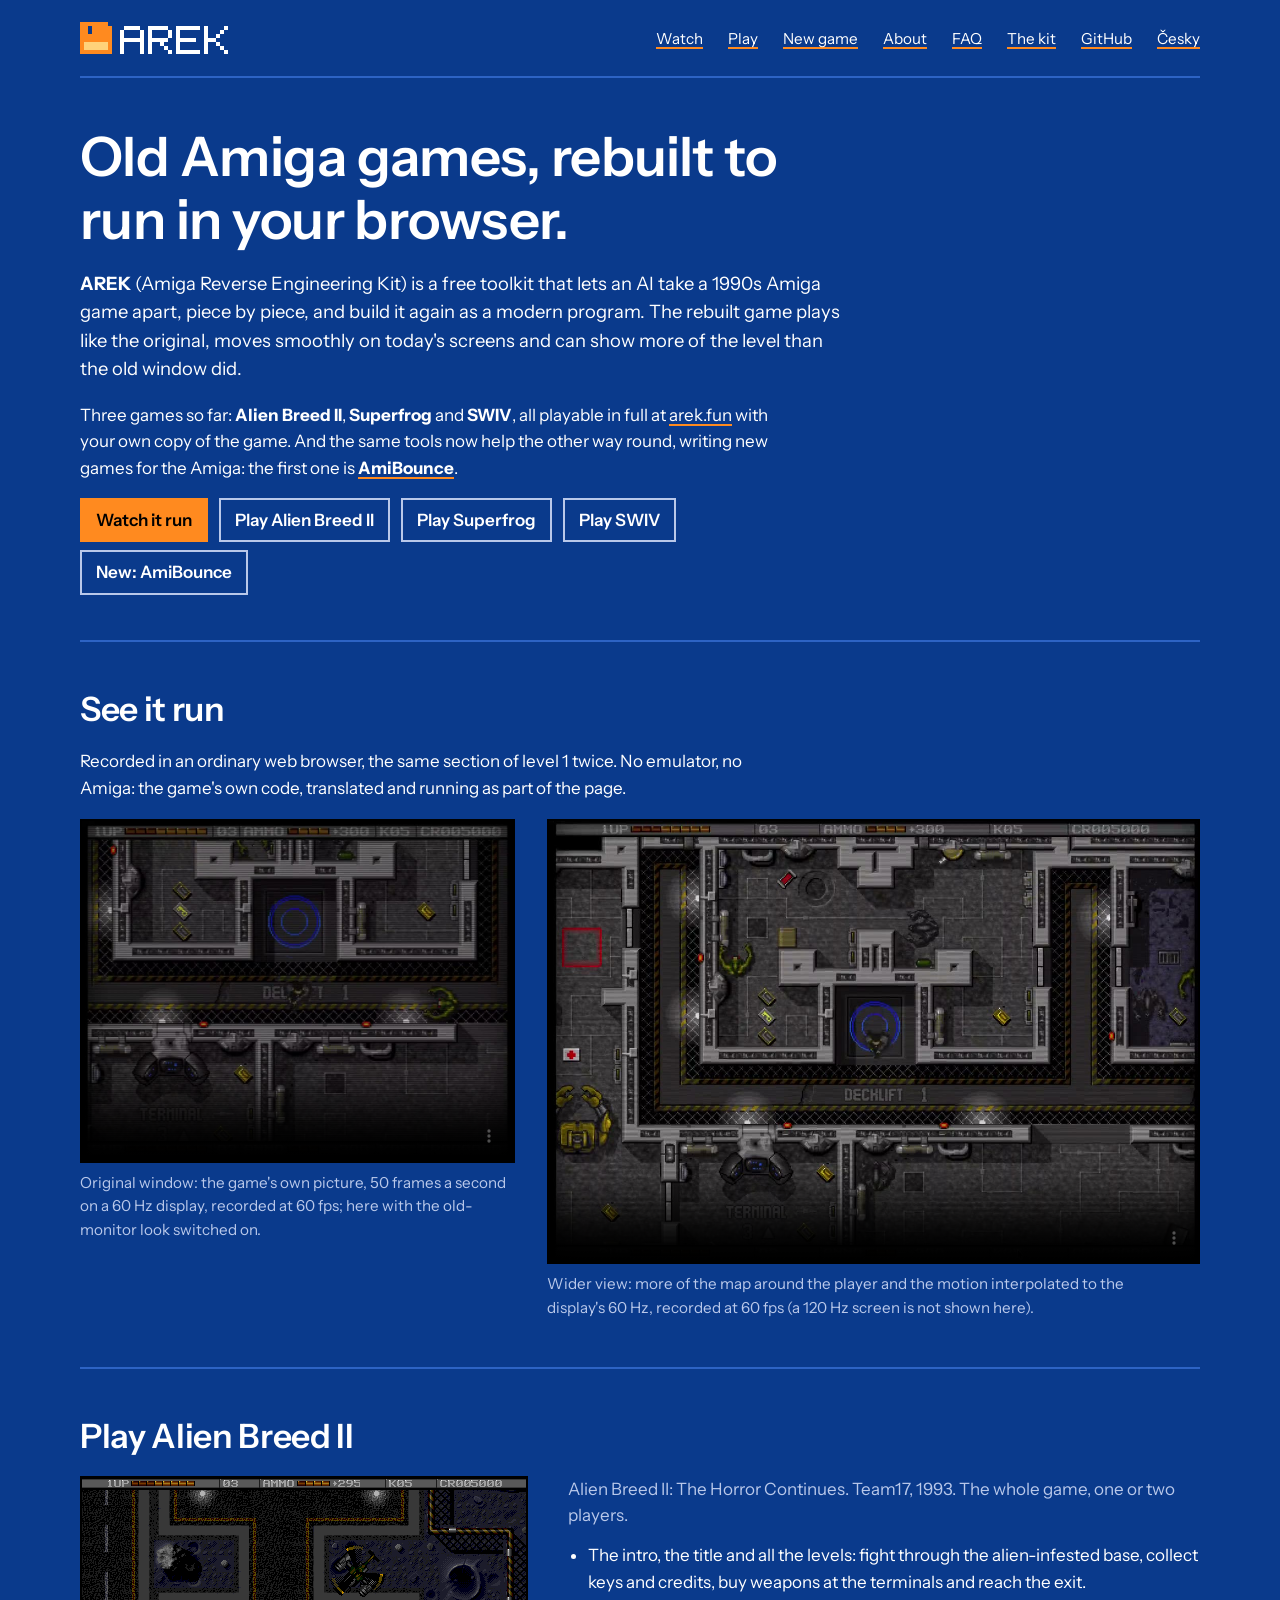
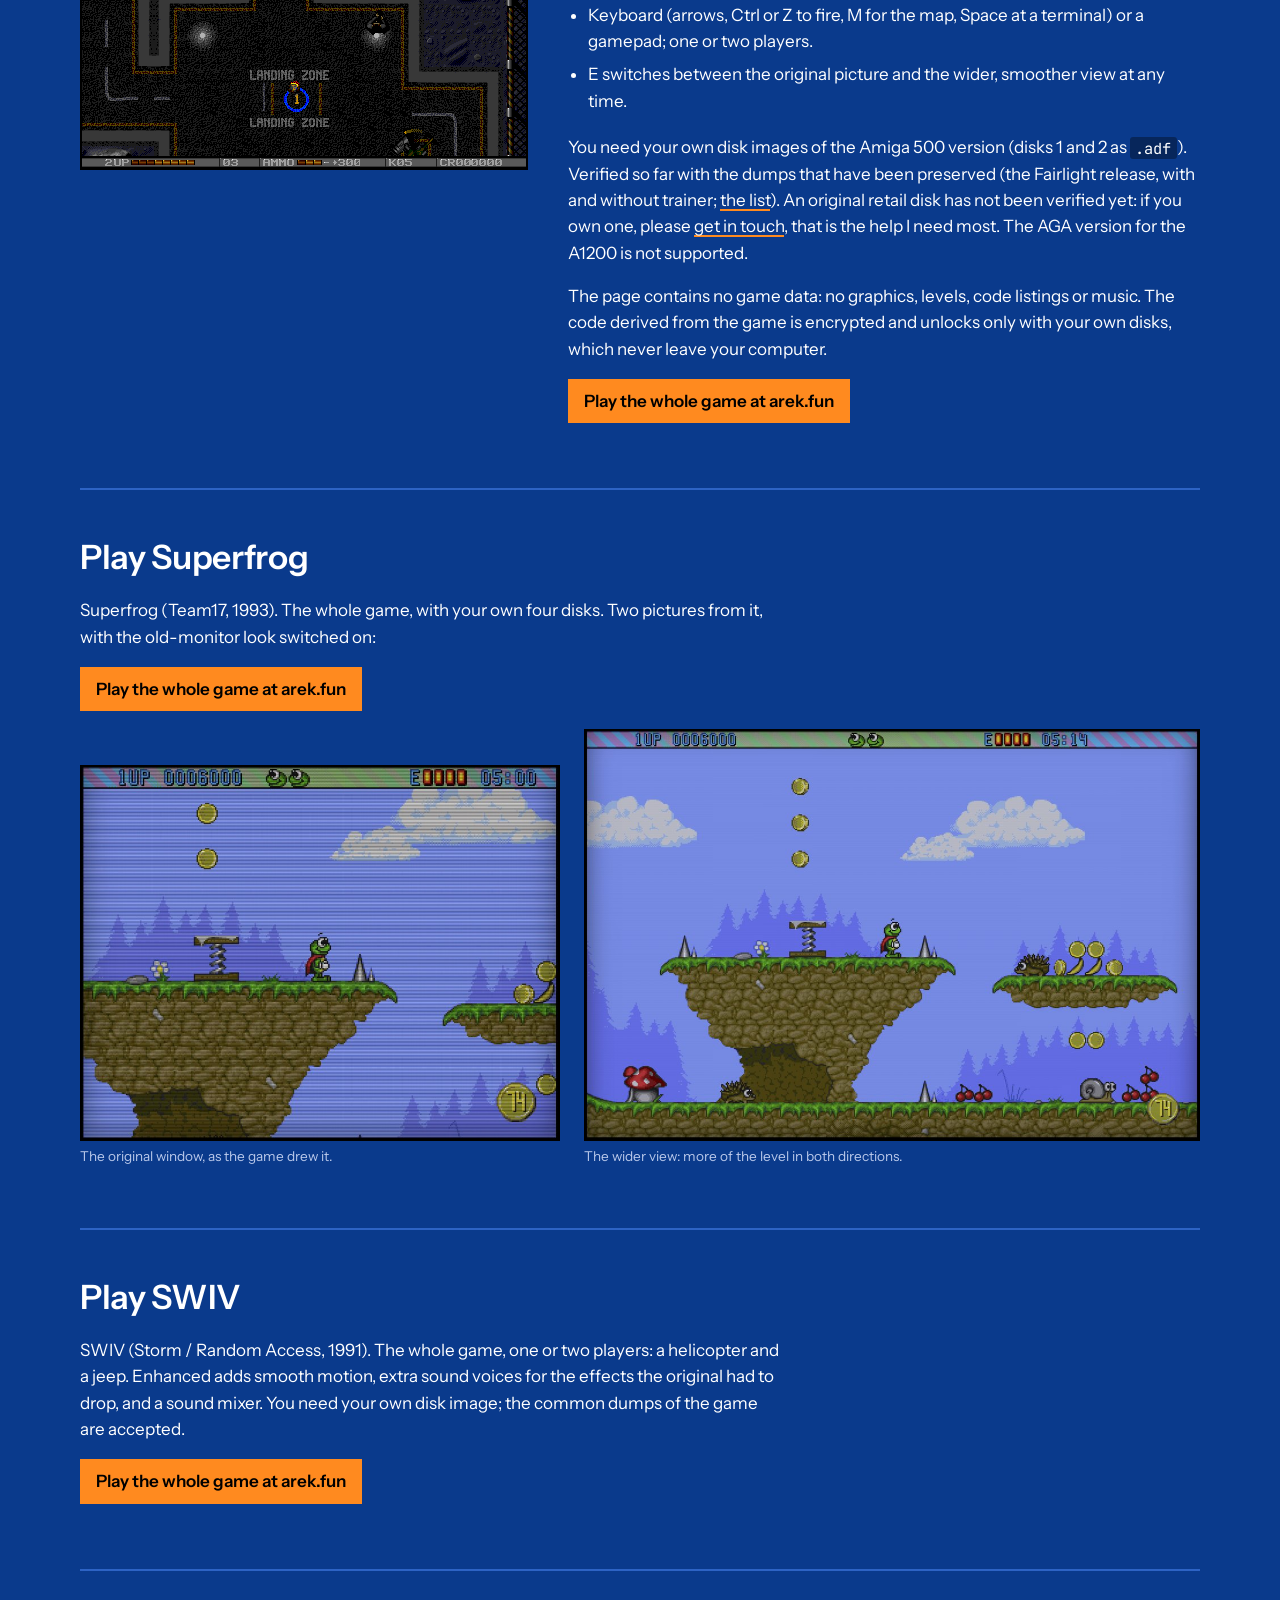
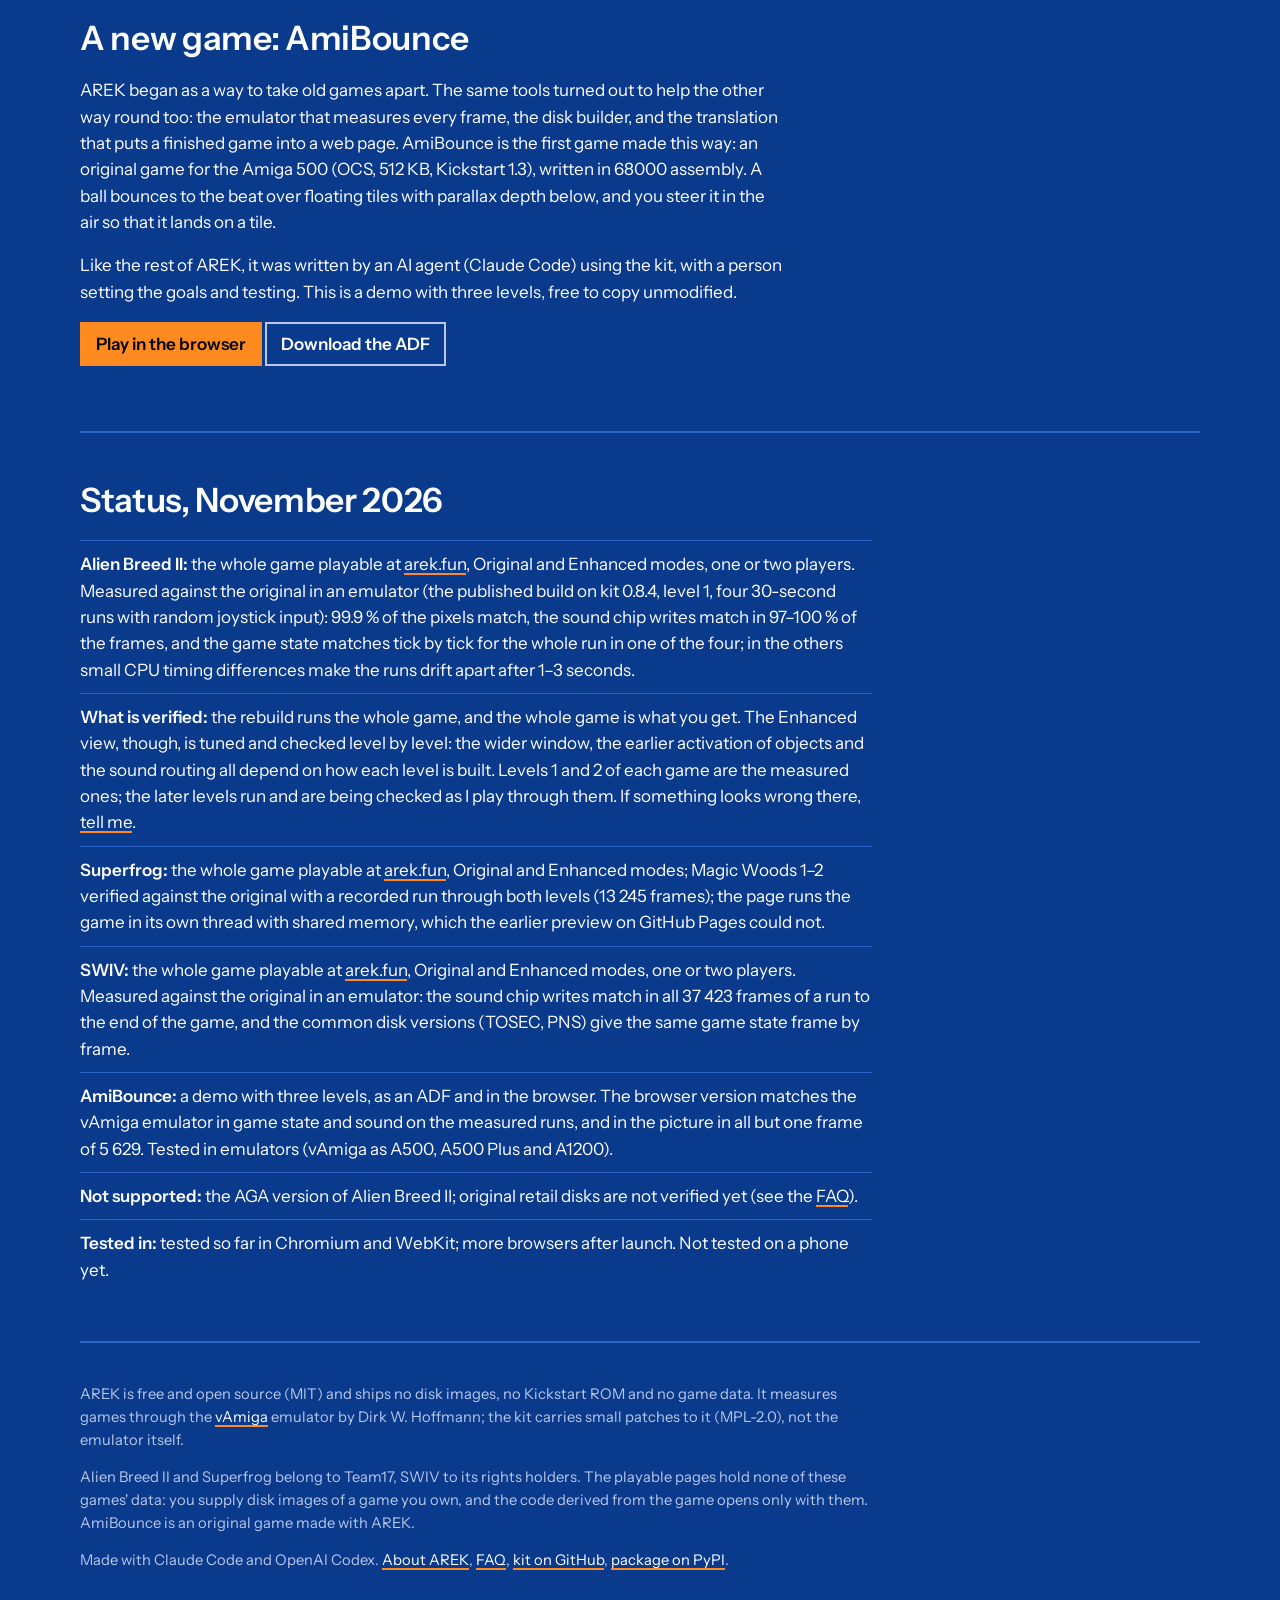
<file: docs/index.html>
<!doctype html>
<html lang="en">
<head>
<meta charset="utf-8">
<meta name="viewport" content="width=device-width, initial-scale=1">
<title>AREK: old Amiga games, rebuilt for the browser</title>
<meta name="description" content="AREK lets an AI take an old Amiga game apart and rebuild it to run natively in the browser. Alien Breed II and Superfrog, the whole games, with your own disks at arek.fun.">
<link rel="canonical" href="https://smikes75.github.io/amiga-re-kit/index.html">
<link rel="alternate" hreflang="en" href="https://smikes75.github.io/amiga-re-kit/index.html">
<link rel="alternate" hreflang="cs" href="https://smikes75.github.io/amiga-re-kit/index.cs.html">
<meta property="og:type" content="website">
<meta property="og:site_name" content="AREK">
<meta property="og:title" content="AREK: old Amiga games, rebuilt for the browser">
<meta property="og:description" content="Alien Breed II rebuilt to run natively in your browser: faithful, smooth on today's screens, with a wider view. The whole game, your own disks.">
<meta property="og:url" content="https://smikes75.github.io/amiga-re-kit/index.html">
<meta property="og:image" content="https://smikes75.github.io/amiga-re-kit/img/og.png">
<meta property="og:image:width" content="1200">
<meta property="og:image:height" content="630">
<meta property="og:image:alt" content="Alien Breed II in the AREK rebuild: the original window next to the wider view">
<meta property="og:locale" content="en_US">
<meta name="twitter:card" content="summary_large_image">
<meta name="twitter:title" content="AREK: old Amiga games, rebuilt for the browser">
<meta name="twitter:description" content="Alien Breed II rebuilt to run natively in your browser: faithful, smooth on today's screens, with a wider view. The whole game, your own disks.">
<meta name="twitter:image" content="https://smikes75.github.io/amiga-re-kit/img/og.png">
<link rel="icon" href="img/favicon.svg" type="image/svg+xml">
<link rel="icon" href="img/favicon-32.png" sizes="32x32" type="image/png">
<link rel="apple-touch-icon" href="img/apple-touch-icon.png">
<link rel="preconnect" href="https://fonts.googleapis.com">
<link rel="stylesheet" href="https://fonts.googleapis.com/css2?family=Instrument+Sans:ital,wght@0,400;0,500;0,600;1,400&family=JetBrains+Mono:wght@400;600&display=swap">
<style>
  :root {
    --blue: #0a3a8c;        /* Workbench 1.3 blue, a shade deeper */
    --blue-2: #10479f;
    --line: #2d63c4;
    --ink: #ffffff;
    --muted: #b9c8ea;
    --orange: #ff8a1f;      /* Workbench orange */
    --sand: #ffd27a;
    --black: #000000;
    --sans: "Instrument Sans", system-ui, -apple-system, "Segoe UI", sans-serif;
    --mono: "JetBrains Mono", ui-monospace, "SF Mono", Menlo, Consolas, monospace;
  }
  * { box-sizing: border-box; }
  html { background: var(--blue); }
  body {
    margin: 0; color: var(--ink); background: var(--blue);
    font-family: var(--sans); font-size: 17px; line-height: 1.55;
    -webkit-font-smoothing: antialiased;
  }
  a { color: var(--ink); text-decoration-color: var(--orange); text-decoration-thickness: 2px; text-underline-offset: 3px; }
  a:hover { color: var(--sand); }
  a:focus-visible, button:focus-visible { outline: 3px solid var(--orange); outline-offset: 3px; }
  code, pre { font-family: var(--mono); }
  code { font-size: .9em; background: rgba(0,0,0,.35); padding: .05em .35em; border-radius: 3px; }
  pre {
    background: var(--black); color: var(--ink); padding: 18px 20px; margin: 0;
    font-size: 14px; line-height: 1.5; overflow-x: auto; border-left: 6px solid var(--orange);
  }
  pre code { background: none; padding: 0; font-size: inherit; }
  h1, h2, h3 { font-weight: 600; letter-spacing: -.01em; line-height: 1.15; margin: 0; }
  h1 { font-size: clamp(2rem, 4.6vw, 3.4rem); max-width: 20ch; }
  h2 { font-size: clamp(1.5rem, 3vw, 2.1rem); margin-bottom: .6em; }
  h3 { font-size: 1.15rem; margin: 0 0 .3em; }
  p { margin: 0 0 1em; max-width: 64ch; }
  .wrap { width: min(1120px, 100% - 32px); margin: 0 auto; }

  header.top {
    position: sticky; top: 0; z-index: 10; background: var(--blue);
    display: flex; justify-content: space-between; align-items: baseline; gap: 24px; flex-wrap: wrap;
    padding: 22px 0; border-bottom: 2px solid var(--line);
  }
  header.top .name { font-weight: 600; font-size: 1.05rem; text-decoration: none; }
  header.top nav a { margin-left: 22px; font-size: .95rem; }

  .hero { padding: 48px 0 20px; }
  .hero .lede { font-size: 1.15rem; margin-top: 1em; }
  .hero .btn { margin: 0 8px 8px 0; }

  .btn {
    background: var(--orange); color: var(--black); border: 0; padding: 9px 16px; font: inherit;
    font-weight: 600; cursor: pointer; text-decoration: none; display: inline-block;
  }
  .btn:hover { background: var(--sand); color: var(--black); }
  .btn.quiet { background: transparent; color: var(--ink); box-shadow: inset 0 0 0 2px var(--muted); }
  .btn.quiet:hover { box-shadow: inset 0 0 0 2px var(--orange); color: var(--ink); }
  .btn.quiet[aria-pressed=true], .btn.quiet[aria-pressed=true]:hover { background: var(--ink); color: var(--blue); box-shadow: none; }

  section { padding: 48px 0; border-top: 2px solid var(--line); }

  .steps { counter-reset: s; list-style: none; padding: 0; margin: 0; max-width: 72ch; }
  .steps li { counter-increment: s; display: grid; grid-template-columns: 2.4em 1fr; gap: 12px; padding: 14px 0; border-top: 1px solid var(--line); }
  .steps li::before { content: counter(s); font-family: var(--mono); color: var(--orange); font-size: 1.3rem; line-height: 1.2; }
  .steps li strong { display: block; font-weight: 600; }
  .steps li p { margin: .2em 0 0; color: var(--muted); }

  .shot { margin: 0 0 14px; line-height: 0; }
  .shot img { display: block; max-width: 100%; height: auto; background: var(--black); border: 2px solid var(--black); image-rendering: pixelated; }
  .shot figcaption { line-height: 1.4; color: var(--muted); font-size: .85rem; margin-top: 6px; }


  .facts { list-style: none; padding: 0; margin: 0 0 1.2em; display: flex; flex-wrap: wrap; gap: 6px 22px; color: var(--muted); font-size: .95rem; }
  .facts b { color: var(--ink); font-weight: 600; font-family: var(--mono); }

  /* the videos: the rebuild running, recorded from a browser */
  .videos { display: grid; grid-template-columns: minmax(0, 2fr) minmax(0, 3fr); gap: 28px 32px; margin-top: 18px; align-items: start; }   /* the wider view gets the larger frame */
  .video { margin: 0; }
  .video video { display: block; width: 100%; height: auto; background: var(--black); border: 2px solid var(--black); }
  .video figcaption { color: var(--muted); font-size: .95rem; margin-top: 8px; max-width: 60ch; }
  .game { display: grid; grid-template-columns: minmax(0, 448px) minmax(0, 1fr); gap: 24px 40px; align-items: start; margin-top: 12px; }
  .game .meta { color: var(--muted); margin: 0 0 .8em; }
  .pair { display: grid; grid-template-columns: minmax(0, 840fr) minmax(0, 1080fr); gap: 24px; align-items: end; margin-top: 18px; }
  .pair .shot img { image-rendering: auto; width: 100%; }
  .game ul { margin: 0 0 1.2em; padding-left: 1.2em; max-width: 60ch; }
  .game li { margin-bottom: .4em; }
  .note { color: var(--muted); font-size: .95rem; }
  .status { list-style: none; padding: 0; margin: 0; max-width: 72ch; }
  .status li { padding: 10px 0; border-top: 1px solid var(--line); }
  .status li strong { font-weight: 600; }
  .faq dt { font-weight: 600; margin-top: 26px; font-size: 1.1rem; }
  .faq dd { margin: 8px 0 0; max-width: 68ch; }
  .faq dd p { max-width: 68ch; }
  table { border-collapse: collapse; width: 100%; font-size: .9rem; max-width: 72ch; }
  th, td { text-align: left; padding: 7px 10px 7px 0; vertical-align: top; border-top: 1px solid var(--line); }
  th { font-weight: 600; border-top: 0; color: var(--muted); }
  td:first-child { font-family: var(--mono); font-size: .85rem; white-space: nowrap; }
  footer { padding: 40px 0 60px; border-top: 2px solid var(--line); color: var(--muted); font-size: .92rem; }
  footer p { max-width: 80ch; }

  @media (max-width: 860px) {
    .videos, .game, .pair { grid-template-columns: 1fr; gap: 0 28px; }
    .videos { gap: 28px; }
    header.top nav a { margin: 0 14px 0 0; }
    body { font-size: 16px; }
  }
  @media (max-width: 500px) {
    .shot img { image-rendering: auto; }   /* a scaled-down screenshot looks better smooth than pixelated */
  }
  /* the logo: a 3.5" floppy and a bitmap wordmark, 4 CSS px per cell, so every cell is whole device pixels */
  header.top { align-items: center; }
  header.top .name { display: block; line-height: 0; }
  header.top .name svg { display: block; }
  /* the header stays on screen; the page scrolls under it, anchors land below it */
  html { scroll-padding-top: 84px; }
  @media (max-width: 860px) {
    html { scroll-padding-top: 96px; }
    header.top { padding: 12px 0; gap: 6px 16px; }
    header.top .name svg { width: 99px; height: 24px; }
    header.top nav a { font-size: .9rem; white-space: nowrap; }
  }
</style>
<script data-goatcounter="https://arek.goatcounter.com/count" async src="//gc.zgo.at/count.js"></script>
</head>
<body>
<div class="wrap">
  <header class="top">
    <a class="name" href="./" aria-label="AREK"><svg xmlns="http://www.w3.org/2000/svg" viewBox="0 0 37 8" width="148" height="32" shape-rendering="crispEdges" aria-hidden="true" focusable="false"><path fill="#ff8a1f" d="M0 0h7v1h-7zM0 1h2v1h-2zM3 1h5v1h-5zM0 2h2v1h-2zM3 2h5v1h-5zM0 3h8v1h-8zM0 4h8v1h-8zM0 5h1v1h-1zM7 5h1v1h-1zM0 6h1v1h-1zM7 6h1v1h-1zM0 7h8v1h-8z"/><path fill="#ffd27a" d="M1 5h6v1h-6zM1 6h6v1h-6z"/><path fill="#ffffff" d="M11 1h4v1h-4zM10 2h1v1h-1zM15 2h1v1h-1zM10 3h1v1h-1zM15 3h1v1h-1zM10 4h6v1h-6zM10 5h1v1h-1zM15 5h1v1h-1zM10 6h1v1h-1zM15 6h1v1h-1zM10 7h1v1h-1zM15 7h1v1h-1zM17 1h5v1h-5zM17 2h1v1h-1zM22 2h1v1h-1zM17 3h1v1h-1zM22 3h1v1h-1zM17 4h5v1h-5zM17 5h1v1h-1zM20 5h1v1h-1zM17 6h1v1h-1zM21 6h1v1h-1zM17 7h1v1h-1zM22 7h1v1h-1zM24 1h6v1h-6zM24 2h1v1h-1zM24 3h1v1h-1zM24 4h5v1h-5zM24 5h1v1h-1zM24 6h1v1h-1zM24 7h6v1h-6zM31 1h1v1h-1zM36 1h1v1h-1zM31 2h1v1h-1zM35 2h1v1h-1zM31 3h1v1h-1zM34 3h1v1h-1zM31 4h3v1h-3zM31 5h1v1h-1zM34 5h1v1h-1zM31 6h1v1h-1zM35 6h1v1h-1zM31 7h1v1h-1zM36 7h1v1h-1z"/></svg></a>
    <nav>
      <a href="#watch">Watch</a>
      <a href="#play">Play</a>
      <a href="#new">New game</a>
      <a href="about.html">About</a>
      <a href="faq.html">FAQ</a>
      <a href="kit.html">The kit</a>
      <a href="https://github.com/smikes75/amiga-re-kit">GitHub</a>
      <a href="index.cs.html" lang="cs" hreflang="cs">Česky</a>
    </nav>
  </header>

  <div class="hero">
    <h1>Old Amiga games, rebuilt to run in your browser.</h1>
    <p class="lede"><strong>AREK</strong> (Amiga Reverse Engineering Kit) is a free toolkit that lets an AI take a 1990s Amiga game apart, piece by piece, and build it again as a modern program. The rebuilt game plays like the original, moves smoothly on today's screens and can show more of the level than the old window did.</p>
    <p>Three games so far: <strong>Alien Breed II</strong>, <strong>Superfrog</strong> and <strong>SWIV</strong>, all playable in full at <a href="https://arek.fun/">arek.fun</a> with your own copy of the game. And the same tools now help the other way round, writing new games for the Amiga: the first one is <a href="#new"><strong>AmiBounce</strong></a>.</p>
    <p><a class="btn" href="#watch">Watch it run</a> <a class="btn quiet" href="#play">Play Alien Breed II</a> <a class="btn quiet" href="#next">Play Superfrog</a> <a class="btn quiet" href="#swiv">Play SWIV</a> <a class="btn quiet" href="#new">New: AmiBounce</a></p>
  </div>

  <section id="watch">
    <h2>See it run</h2>
    <p>Recorded in an ordinary web browser, the same section of level 1 twice. No emulator, no Amiga: the game's own code, translated and running as part of the page.</p>
    <div class="videos">
      <figure class="video">
        <video controls muted playsinline preload="metadata" poster="video/arek-1.jpg"><source src="video/arek-1.mp4" type="video/mp4"></video>
        <figcaption>Original window: the game's own picture, 50 frames a second on a 60 Hz display, recorded at 60 fps; here with the old-monitor look switched on.</figcaption>
      </figure>
      <figure class="video">
        <video controls muted playsinline preload="metadata" poster="video/arek-2.jpg"><source src="video/arek-2.mp4" type="video/mp4"></video>
        <figcaption>Wider view: more of the map around the player and the motion interpolated to the display's 60 Hz, recorded at 60 fps (a 120 Hz screen is not shown here).</figcaption>
      </figure>
    </div>
  </section>

  <section id="play">
    <h2>Play Alien Breed II</h2>
    <div class="game">
      <figure class="shot"><img src="img/alienbreed2-enhanced.png" width="448" height="293" alt="Alien Breed II in the rebuild: the landing zone of level 1 in the wider view"></figure>
      <div>
        <p class="meta">Alien Breed II: The Horror Continues. Team17, 1993. The whole game, one or two players.</p>
        <ul>
          <li>The intro, the title and all the levels: fight through the alien-infested base, collect keys and credits, buy weapons at the terminals and reach the exit.</li>
          <li>Keyboard (arrows, Ctrl or Z to fire, M for the map, Space at a terminal) or a gamepad; one or two players.</li>
          <li>E switches between the original picture and the wider, smoother view at any time.</li>
        </ul>
        <p>You need your own disk images of the Amiga 500 version (disks 1 and 2 as <code>.adf</code>). Verified so far with the dumps that have been preserved (the Fairlight release, with and without trainer; <a href="faq.html#disks">the list</a>). An original retail disk has not been verified yet: if you own one, please <a href="about.html#feedback">get in touch</a>, that is the help I need most. The AGA version for the A1200 is not supported.</p>
        <p>The page contains no game data: no graphics, levels, code listings or music. The code derived from the game is encrypted and unlocks only with your own disks, which never leave your computer.</p>
        <p><a class="btn" href="https://arek.fun/alienbreed2/">Play the whole game at arek.fun</a></p>
      </div>
    </div>
  </section>

  <section id="next">
    <h2>Play Superfrog</h2>
    <p>Superfrog (Team17, 1993). The whole game, with your own four disks. Two pictures from it, with the old-monitor look switched on:</p>
    <p><a class="btn" href="https://arek.fun/superfrog/">Play the whole game at arek.fun</a></p>
    <div class="pair">
      <figure class="shot"><img src="img/superfrog-original.jpg" width="840" height="658" alt="Superfrog in the rebuild, original window: the frog on a grassy ledge with coins above" loading="lazy"><figcaption>The original window, as the game drew it.</figcaption></figure>
      <figure class="shot"><img src="img/superfrog-wider.jpg" width="1080" height="719" alt="Superfrog in the rebuild, wider view: floating islands, coins, a hedgehog and a snail" loading="lazy"><figcaption>The wider view: more of the level in both directions.</figcaption></figure>
    </div>
  </section>

  <section id="swiv">
    <h2>Play SWIV</h2>
    <p>SWIV (Storm / Random Access, 1991). The whole game, one or two players: a helicopter and a jeep. Enhanced adds smooth motion, extra sound voices for the effects the original had to drop, and a sound mixer. You need your own disk image; the common dumps of the game are accepted.</p>
    <p><a class="btn" href="https://arek.fun/swiv/">Play the whole game at arek.fun</a></p>
  </section>

  <section id="new">
    <h2>A new game: AmiBounce</h2>
    <p>AREK began as a way to take old games apart. The same tools turned out to help the other way round too: the emulator that measures every frame, the disk builder, and the translation that puts a finished game into a web page. AmiBounce is the first game made this way: an original game for the Amiga 500 (OCS, 512 KB, Kickstart 1.3), written in 68000 assembly. A ball bounces to the beat over floating tiles with parallax depth below, and you steer it in the air so that it lands on a tile.</p>
    <p>Like the rest of AREK, it was written by an AI agent (Claude Code) using the kit, with a person setting the goals and testing. This is a demo with three levels, free to copy unmodified.</p>
    <p><a class="btn" href="https://arek.fun/amibounce/">Play in the browser</a> <a class="btn quiet" href="https://arek.fun/amibounce/download/AmiBounce-demo.adf">Download the ADF</a></p>
  </section>

  <section id="status">
    <h2>Status, November 2026</h2>
    <ul class="status">
      <li><strong>Alien Breed II:</strong> the whole game playable at <a href="https://arek.fun/alienbreed2/">arek.fun</a>, Original and Enhanced modes, one or two players. Measured against the original in an emulator (the published build on kit 0.8.4, level 1, four 30-second runs with random joystick input): 99.9 % of the pixels match, the sound chip writes match in 97–100 % of the frames, and the game state matches tick by tick for the whole run in one of the four; in the others small CPU timing differences make the runs drift apart after 1–3 seconds.</li>
      <li><strong>What is verified:</strong> the rebuild runs the whole game, and the whole game is what you get. The Enhanced view, though, is tuned and checked level by level: the wider window, the earlier activation of objects and the sound routing all depend on how each level is built. Levels 1 and 2 of each game are the measured ones; the later levels run and are being checked as I play through them. If something looks wrong there, <a href="about.html#feedback">tell me</a>.</li>
      <li><strong>Superfrog:</strong> the whole game playable at <a href="https://arek.fun/superfrog/">arek.fun</a>, Original and Enhanced modes; Magic Woods 1–2 verified against the original with a recorded run through both levels (13 245 frames); the page runs the game in its own thread with shared memory, which the earlier preview on GitHub Pages could not.</li>
      <li><strong>SWIV:</strong> the whole game playable at <a href="https://arek.fun/swiv/">arek.fun</a>, Original and Enhanced modes, one or two players. Measured against the original in an emulator: the sound chip writes match in all 37 423 frames of a run to the end of the game, and the common disk versions (TOSEC, PNS) give the same game state frame by frame.</li>
      <li><strong>AmiBounce:</strong> a demo with three levels, as an ADF and in the browser. The browser version matches the vAmiga emulator in game state and sound on the measured runs, and in the picture in all but one frame of 5 629. Tested in emulators (vAmiga as A500, A500 Plus and A1200).</li>
      <li><strong>Not supported:</strong> the AGA version of Alien Breed II; original retail disks are not verified yet (see the <a href="faq.html#disks">FAQ</a>).</li>
      <li><strong>Tested in:</strong> tested so far in Chromium and WebKit; more browsers after launch. Not tested on a phone yet.</li>
    </ul>
  </section>

  <footer>
    <p>AREK is free and open source (MIT) and ships no disk images, no Kickstart ROM and no game data. It measures games through the <a href="https://github.com/dirkwhoffmann/vAmiga">vAmiga</a> emulator by Dirk W. Hoffmann; the kit carries small patches to it (MPL-2.0), not the emulator itself.</p>
    <p>Alien Breed II and Superfrog belong to Team17, SWIV to its rights holders. The playable pages hold none of these games' data: you supply disk images of a game you own, and the code derived from the game opens only with them. AmiBounce is an original game made with AREK.</p>
    <p>Made with Claude Code and OpenAI Codex. <a href="about.html">About AREK</a>, <a href="faq.html">FAQ</a>, <a href="https://github.com/smikes75/amiga-re-kit">kit on GitHub</a>, <a href="https://pypi.org/project/amiga-re-kit/">package on PyPI</a>.</p>
  </footer>
</div>
</body>
</html>
</file>
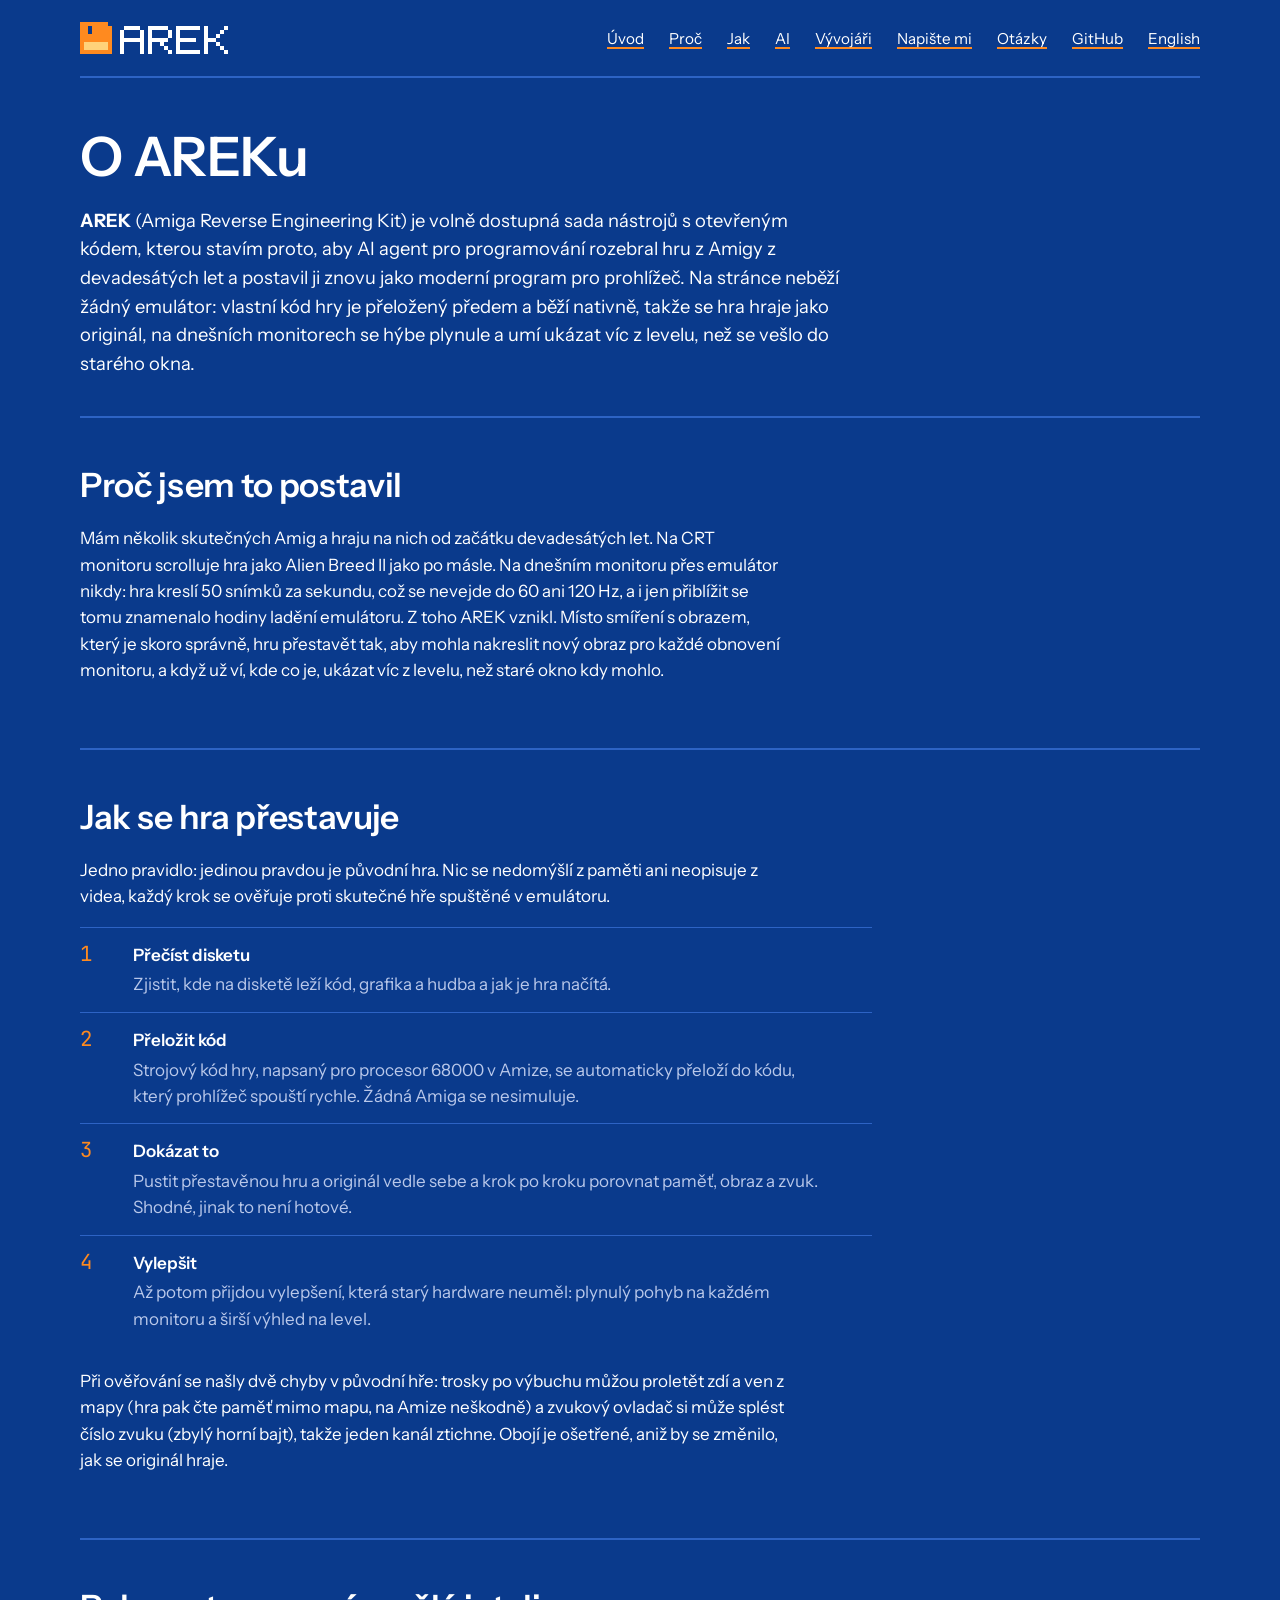
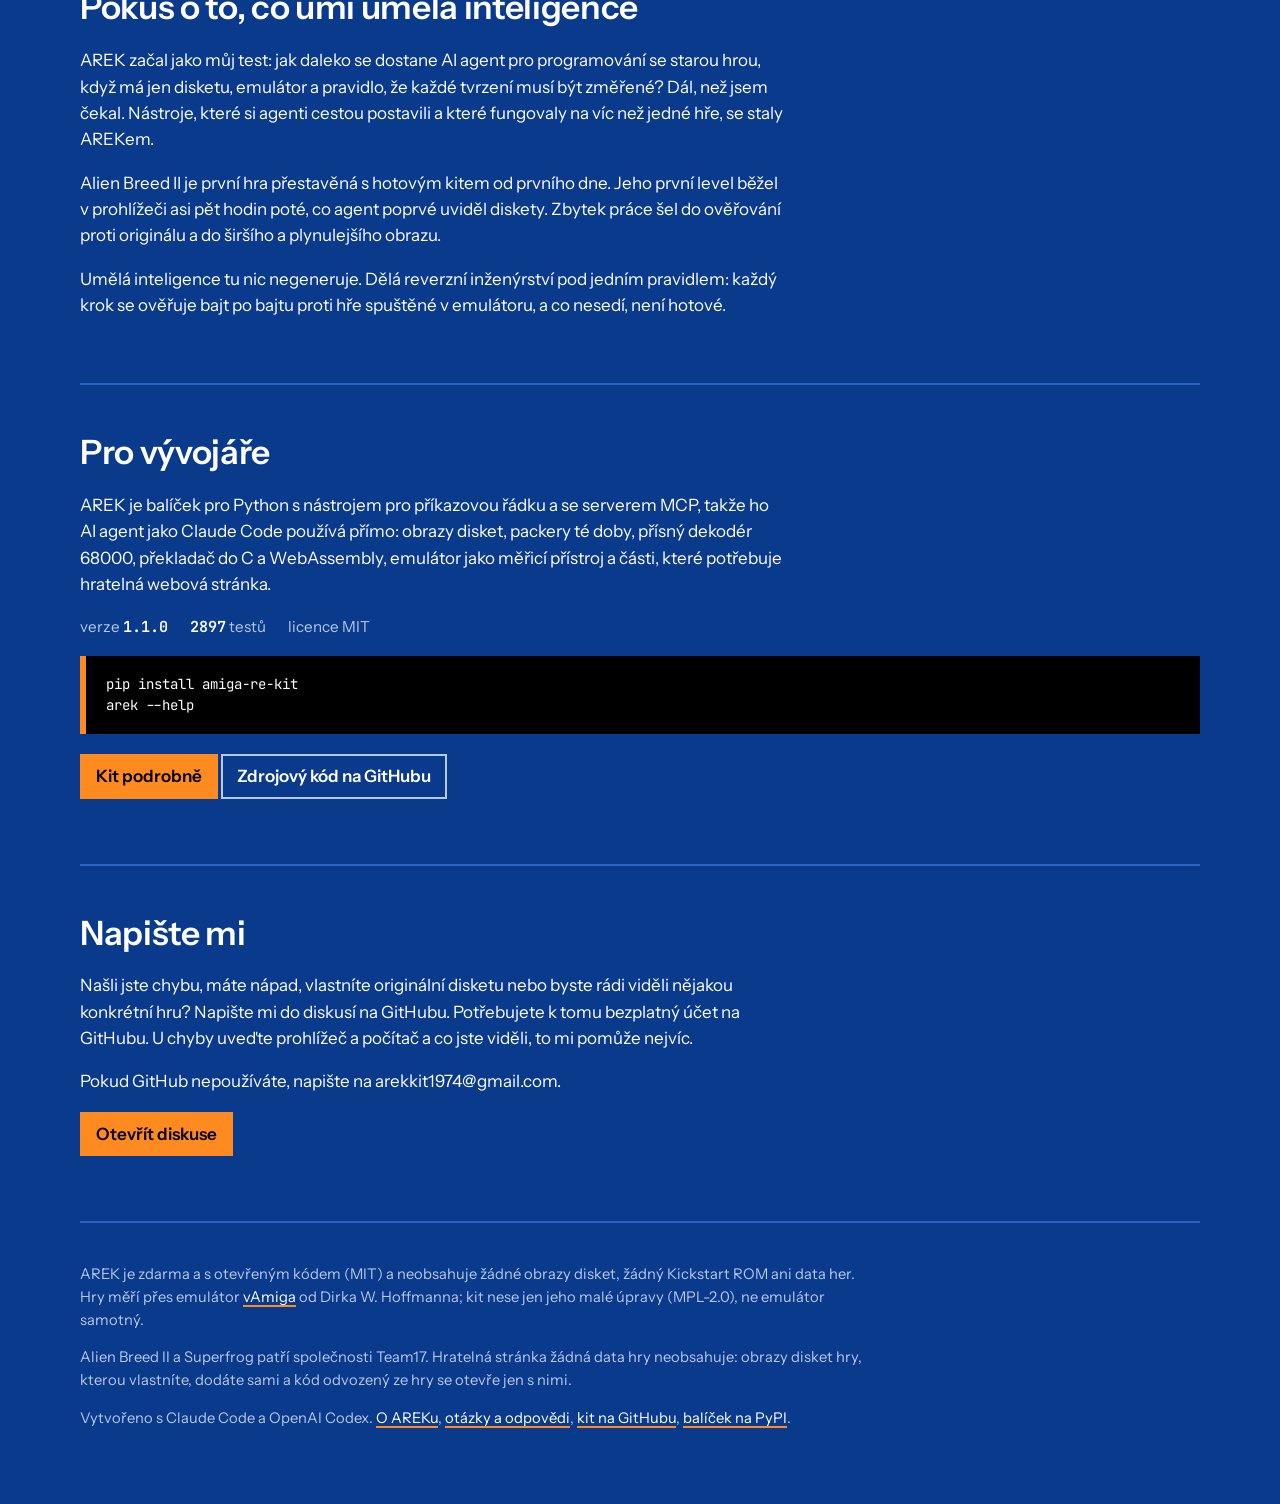
<file: docs/about.cs.html>
<!doctype html>
<html lang="cs">
<head>
<meta charset="utf-8">
<meta name="viewport" content="width=device-width, initial-scale=1">
<title>O AREKu</title>
<meta name="description" content="Co je AREK, proč vznikl, jak se hra přestavuje, pokus, který za tím stojí, a kam napsat.">
<link rel="canonical" href="https://smikes75.github.io/amiga-re-kit/about.cs.html">
<link rel="alternate" hreflang="cs" href="https://smikes75.github.io/amiga-re-kit/about.cs.html">
<link rel="alternate" hreflang="en" href="https://smikes75.github.io/amiga-re-kit/about.html">
<meta property="og:type" content="website">
<meta property="og:site_name" content="AREK">
<meta property="og:title" content="O AREKu">
<meta property="og:description" content="Co je AREK, proč vznikl, jak se hra přestavuje, pokus, který za tím stojí, a kam napsat.">
<meta property="og:url" content="https://smikes75.github.io/amiga-re-kit/about.cs.html">
<meta property="og:image" content="https://smikes75.github.io/amiga-re-kit/img/og.png">
<meta property="og:image:width" content="1200">
<meta property="og:image:height" content="630">
<meta property="og:image:alt" content="Alien Breed II in the AREK rebuild: the original window next to the wider view">
<meta property="og:locale" content="cs_CZ">
<meta name="twitter:card" content="summary_large_image">
<meta name="twitter:title" content="O AREKu">
<meta name="twitter:description" content="Co je AREK, proč vznikl, jak se hra přestavuje, pokus, který za tím stojí, a kam napsat.">
<meta name="twitter:image" content="https://smikes75.github.io/amiga-re-kit/img/og.png">
<link rel="icon" href="img/favicon.svg" type="image/svg+xml">
<link rel="icon" href="img/favicon-32.png" sizes="32x32" type="image/png">
<link rel="apple-touch-icon" href="img/apple-touch-icon.png">
<link rel="preconnect" href="https://fonts.googleapis.com">
<link rel="stylesheet" href="https://fonts.googleapis.com/css2?family=Instrument+Sans:ital,wght@0,400;0,500;0,600;1,400&family=JetBrains+Mono:wght@400;600&display=swap">
<style>
  :root {
    --blue: #0a3a8c;        /* Workbench 1.3 blue, a shade deeper */
    --blue-2: #10479f;
    --line: #2d63c4;
    --ink: #ffffff;
    --muted: #b9c8ea;
    --orange: #ff8a1f;      /* Workbench orange */
    --sand: #ffd27a;
    --black: #000000;
    --sans: "Instrument Sans", system-ui, -apple-system, "Segoe UI", sans-serif;
    --mono: "JetBrains Mono", ui-monospace, "SF Mono", Menlo, Consolas, monospace;
  }
  * { box-sizing: border-box; }
  html { background: var(--blue); }
  body {
    margin: 0; color: var(--ink); background: var(--blue);
    font-family: var(--sans); font-size: 17px; line-height: 1.55;
    -webkit-font-smoothing: antialiased;
  }
  a { color: var(--ink); text-decoration-color: var(--orange); text-decoration-thickness: 2px; text-underline-offset: 3px; }
  a:hover { color: var(--sand); }
  a:focus-visible, button:focus-visible { outline: 3px solid var(--orange); outline-offset: 3px; }
  code, pre { font-family: var(--mono); }
  code { font-size: .9em; background: rgba(0,0,0,.35); padding: .05em .35em; border-radius: 3px; }
  pre {
    background: var(--black); color: var(--ink); padding: 18px 20px; margin: 0;
    font-size: 14px; line-height: 1.5; overflow-x: auto; border-left: 6px solid var(--orange);
  }
  pre code { background: none; padding: 0; font-size: inherit; }
  h1, h2, h3 { font-weight: 600; letter-spacing: -.01em; line-height: 1.15; margin: 0; }
  h1 { font-size: clamp(2rem, 4.6vw, 3.4rem); max-width: 20ch; }
  h2 { font-size: clamp(1.5rem, 3vw, 2.1rem); margin-bottom: .6em; }
  h3 { font-size: 1.15rem; margin: 0 0 .3em; }
  p { margin: 0 0 1em; max-width: 64ch; }
  .wrap { width: min(1120px, 100% - 32px); margin: 0 auto; }

  header.top {
    position: sticky; top: 0; z-index: 10; background: var(--blue);
    display: flex; justify-content: space-between; align-items: baseline; gap: 24px; flex-wrap: wrap;
    padding: 22px 0; border-bottom: 2px solid var(--line);
  }
  header.top .name { font-weight: 600; font-size: 1.05rem; text-decoration: none; }
  header.top nav a { margin-left: 22px; font-size: .95rem; }

  .hero { padding: 48px 0 20px; }
  .hero .lede { font-size: 1.15rem; margin-top: 1em; }
  .hero .btn { margin: 0 8px 8px 0; }

  .btn {
    background: var(--orange); color: var(--black); border: 0; padding: 9px 16px; font: inherit;
    font-weight: 600; cursor: pointer; text-decoration: none; display: inline-block;
  }
  .btn:hover { background: var(--sand); color: var(--black); }
  .btn.quiet { background: transparent; color: var(--ink); box-shadow: inset 0 0 0 2px var(--muted); }
  .btn.quiet:hover { box-shadow: inset 0 0 0 2px var(--orange); color: var(--ink); }
  .btn.quiet[aria-pressed=true], .btn.quiet[aria-pressed=true]:hover { background: var(--ink); color: var(--blue); box-shadow: none; }

  section { padding: 48px 0; border-top: 2px solid var(--line); }

  .steps { counter-reset: s; list-style: none; padding: 0; margin: 0; max-width: 72ch; }
  .steps li { counter-increment: s; display: grid; grid-template-columns: 2.4em 1fr; gap: 12px; padding: 14px 0; border-top: 1px solid var(--line); }
  .steps li::before { content: counter(s); font-family: var(--mono); color: var(--orange); font-size: 1.3rem; line-height: 1.2; }
  .steps li strong { display: block; font-weight: 600; }
  .steps li p { margin: .2em 0 0; color: var(--muted); }

  .shot { margin: 0 0 14px; line-height: 0; }
  .shot img { display: block; max-width: 100%; height: auto; background: var(--black); border: 2px solid var(--black); image-rendering: pixelated; }
  .shot figcaption { line-height: 1.4; color: var(--muted); font-size: .85rem; margin-top: 6px; }


  .facts { list-style: none; padding: 0; margin: 0 0 1.2em; display: flex; flex-wrap: wrap; gap: 6px 22px; color: var(--muted); font-size: .95rem; }
  .facts b { color: var(--ink); font-weight: 600; font-family: var(--mono); }

  /* the videos: the rebuild running, recorded from a browser */
  .videos { display: grid; grid-template-columns: minmax(0, 2fr) minmax(0, 3fr); gap: 28px 32px; margin-top: 18px; align-items: start; }   /* the wider view gets the larger frame */
  .video { margin: 0; }
  .video video { display: block; width: 100%; height: auto; background: var(--black); border: 2px solid var(--black); }
  .video figcaption { color: var(--muted); font-size: .95rem; margin-top: 8px; max-width: 60ch; }
  .game { display: grid; grid-template-columns: minmax(0, 448px) minmax(0, 1fr); gap: 24px 40px; align-items: start; margin-top: 12px; }
  .game .meta { color: var(--muted); margin: 0 0 .8em; }
  .pair { display: grid; grid-template-columns: minmax(0, 840fr) minmax(0, 1080fr); gap: 24px; align-items: end; margin-top: 18px; }
  .pair .shot img { image-rendering: auto; width: 100%; }
  .game ul { margin: 0 0 1.2em; padding-left: 1.2em; max-width: 60ch; }
  .game li { margin-bottom: .4em; }
  .note { color: var(--muted); font-size: .95rem; }
  .status { list-style: none; padding: 0; margin: 0; max-width: 72ch; }
  .status li { padding: 10px 0; border-top: 1px solid var(--line); }
  .status li strong { font-weight: 600; }
  .faq dt { font-weight: 600; margin-top: 26px; font-size: 1.1rem; }
  .faq dd { margin: 8px 0 0; max-width: 68ch; }
  .faq dd p { max-width: 68ch; }
  table { border-collapse: collapse; width: 100%; font-size: .9rem; max-width: 72ch; }
  th, td { text-align: left; padding: 7px 10px 7px 0; vertical-align: top; border-top: 1px solid var(--line); }
  th { font-weight: 600; border-top: 0; color: var(--muted); }
  td:first-child { font-family: var(--mono); font-size: .85rem; white-space: nowrap; }
  footer { padding: 40px 0 60px; border-top: 2px solid var(--line); color: var(--muted); font-size: .92rem; }
  footer p { max-width: 80ch; }

  @media (max-width: 860px) {
    .videos, .game, .pair { grid-template-columns: 1fr; gap: 0 28px; }
    .videos { gap: 28px; }
    header.top nav a { margin: 0 14px 0 0; }
    body { font-size: 16px; }
  }
  @media (max-width: 500px) {
    .shot img { image-rendering: auto; }   /* a scaled-down screenshot looks better smooth than pixelated */
  }
  /* the logo: a 3.5" floppy and a bitmap wordmark, 4 CSS px per cell, so every cell is whole device pixels */
  header.top { align-items: center; }
  header.top .name { display: block; line-height: 0; }
  header.top .name svg { display: block; }
  /* the header stays on screen; the page scrolls under it, anchors land below it */
  html { scroll-padding-top: 84px; }
  @media (max-width: 860px) {
    html { scroll-padding-top: 96px; }
    header.top { padding: 12px 0; gap: 6px 16px; }
    header.top .name svg { width: 99px; height: 24px; }
    header.top nav a { font-size: .9rem; white-space: nowrap; }
  }
</style>
<script data-goatcounter="https://arek.goatcounter.com/count" async src="//gc.zgo.at/count.js"></script>
</head>
<body>
<div class="wrap">
  <header class="top">
    <a class="name" href="./" aria-label="AREK"><svg xmlns="http://www.w3.org/2000/svg" viewBox="0 0 37 8" width="148" height="32" shape-rendering="crispEdges" aria-hidden="true" focusable="false"><path fill="#ff8a1f" d="M0 0h7v1h-7zM0 1h2v1h-2zM3 1h5v1h-5zM0 2h2v1h-2zM3 2h5v1h-5zM0 3h8v1h-8zM0 4h8v1h-8zM0 5h1v1h-1zM7 5h1v1h-1zM0 6h1v1h-1zM7 6h1v1h-1zM0 7h8v1h-8z"/><path fill="#ffd27a" d="M1 5h6v1h-6zM1 6h6v1h-6z"/><path fill="#ffffff" d="M11 1h4v1h-4zM10 2h1v1h-1zM15 2h1v1h-1zM10 3h1v1h-1zM15 3h1v1h-1zM10 4h6v1h-6zM10 5h1v1h-1zM15 5h1v1h-1zM10 6h1v1h-1zM15 6h1v1h-1zM10 7h1v1h-1zM15 7h1v1h-1zM17 1h5v1h-5zM17 2h1v1h-1zM22 2h1v1h-1zM17 3h1v1h-1zM22 3h1v1h-1zM17 4h5v1h-5zM17 5h1v1h-1zM20 5h1v1h-1zM17 6h1v1h-1zM21 6h1v1h-1zM17 7h1v1h-1zM22 7h1v1h-1zM24 1h6v1h-6zM24 2h1v1h-1zM24 3h1v1h-1zM24 4h5v1h-5zM24 5h1v1h-1zM24 6h1v1h-1zM24 7h6v1h-6zM31 1h1v1h-1zM36 1h1v1h-1zM31 2h1v1h-1zM35 2h1v1h-1zM31 3h1v1h-1zM34 3h1v1h-1zM31 4h3v1h-3zM31 5h1v1h-1zM34 5h1v1h-1zM31 6h1v1h-1zM35 6h1v1h-1zM31 7h1v1h-1zM36 7h1v1h-1z"/></svg></a>
    <nav>
      <a href="index.cs.html">Úvod</a>
      <a href="#why">Proč</a>
      <a href="#how">Jak</a>
      <a href="#ai">AI</a>
      <a href="#dev">Vývojáři</a>
      <a href="#feedback">Napište mi</a>
      <a href="faq.cs.html">Otázky</a>
      <a href="https://github.com/smikes75/amiga-re-kit">GitHub</a>
      <a href="about.html" lang="en" hreflang="en">English</a>
    </nav>
  </header>

  <div class="hero">
    <h1>O AREKu</h1>
    <p class="lede"><strong>AREK</strong> (Amiga Reverse Engineering Kit) je volně dostupná sada nástrojů s otevřeným kódem, kterou stavím proto, aby AI agent pro programování rozebral hru z Amigy z devadesátých let a postavil ji znovu jako moderní program pro prohlížeč. Na stránce neběží žádný emulátor: vlastní kód hry je přeložený předem a běží nativně, takže se hra hraje jako originál, na dnešních monitorech se hýbe plynule a umí ukázat víc z levelu, než se vešlo do starého okna.</p>
  </div>

  <section id="why">
    <h2>Proč jsem to postavil</h2>
    <p>Mám několik skutečných Amig a hraju na nich od začátku devadesátých let. Na CRT monitoru scrolluje hra jako Alien Breed II jako po másle. Na dnešním monitoru přes emulátor nikdy: hra kreslí 50 snímků za sekundu, což se nevejde do 60 ani 120 Hz, a i jen přiblížit se tomu znamenalo hodiny ladění emulátoru. Z toho AREK vznikl. Místo smíření s obrazem, který je skoro správně, hru přestavět tak, aby mohla nakreslit nový obraz pro každé obnovení monitoru, a když už ví, kde co je, ukázat víc z levelu, než staré okno kdy mohlo.</p>
  </section>

  <section id="how">
    <h2>Jak se hra přestavuje</h2>
    <p>Jedno pravidlo: jedinou pravdou je původní hra. Nic se nedomýšlí z paměti ani neopisuje z videa, každý krok se ověřuje proti skutečné hře spuštěné v emulátoru.</p>
    <ol class="steps">
      <li><div><strong>Přečíst disketu</strong><p>Zjistit, kde na disketě leží kód, grafika a hudba a jak je hra načítá.</p></div></li>
      <li><div><strong>Přeložit kód</strong><p>Strojový kód hry, napsaný pro procesor 68000 v Amize, se automaticky přeloží do kódu, který prohlížeč spouští rychle. Žádná Amiga se nesimuluje.</p></div></li>
      <li><div><strong>Dokázat to</strong><p>Pustit přestavěnou hru a originál vedle sebe a krok po kroku porovnat paměť, obraz a zvuk. Shodné, jinak to není hotové.</p></div></li>
      <li><div><strong>Vylepšit</strong><p>Až potom přijdou vylepšení, která starý hardware neuměl: plynulý pohyb na každém monitoru a širší výhled na level.</p></div></li>
    </ol>
    <p style="margin-top:22px">Při ověřování se našly dvě chyby v původní hře: trosky po výbuchu můžou proletět zdí a ven z mapy (hra pak čte paměť mimo mapu, na Amize neškodně) a zvukový ovladač si může splést číslo zvuku (zbylý horní bajt), takže jeden kanál ztichne. Obojí je ošetřené, aniž by se změnilo, jak se originál hraje.</p>
  </section>

  <section id="ai">
    <h2>Pokus o to, co umí umělá inteligence</h2>
    <p>AREK začal jako můj test: jak daleko se dostane AI agent pro programování se starou hrou, když má jen disketu, emulátor a pravidlo, že každé tvrzení musí být změřené? Dál, než jsem čekal. Nástroje, které si agenti cestou postavili a které fungovaly na víc než jedné hře, se staly AREKem.</p>
    <p>Alien Breed II je první hra přestavěná s hotovým kitem od prvního dne. Jeho první level běžel v prohlížeči asi pět hodin poté, co agent poprvé uviděl diskety. Zbytek práce šel do ověřování proti originálu a do širšího a plynulejšího obrazu.</p>
    <p>Umělá inteligence tu nic negeneruje. Dělá reverzní inženýrství pod jedním pravidlem: každý krok se ověřuje bajt po bajtu proti hře spuštěné v emulátoru, a co nesedí, není hotové.</p>
  </section>

  <section id="dev">
    <h2>Pro vývojáře</h2>
    <p>AREK je balíček pro Python s nástrojem pro příkazovou řádku a se serverem MCP, takže ho AI agent jako Claude Code používá přímo: obrazy disket, packery té doby, přísný dekodér 68000, překladač do C a WebAssembly, emulátor jako měřicí přístroj a části, které potřebuje hratelná webová stránka.</p>
    <ul class="facts">
      <li>verze <b>1.1.0</b></li>
      <li><b>2897</b> testů</li>
      <li>licence MIT</li>
    </ul>
    <pre><code>pip install amiga-re-kit
arek --help</code></pre>
    <p style="margin-top:20px"><a class="btn" href="kit.cs.html">Kit podrobně</a> <a class="btn quiet" href="https://github.com/smikes75/amiga-re-kit">Zdrojový kód na GitHubu</a></p>
  </section>

  <section id="feedback">
    <h2>Napište mi</h2>
    <p>Našli jste chybu, máte nápad, vlastníte originální disketu nebo byste rádi viděli nějakou konkrétní hru? Napište mi do diskusí na GitHubu. Potřebujete k tomu bezplatný účet na GitHubu. U chyby uveďte prohlížeč a počítač a co jste viděli, to mi pomůže nejvíc.</p>
    <p>Pokud GitHub nepoužíváte, napište na <span class="mail" data-u="arekkit1974" data-d="gmail.com"><noscript>arekkit1974 zavináč gmail tečka com</noscript></span>.</p>
    <p><a class="btn" href="https://github.com/smikes75/amiga-re-kit/discussions">Otevřít diskuse</a></p>
  </section>

  <footer>
    <p>AREK je zdarma a s otevřeným kódem (MIT) a neobsahuje žádné obrazy disket, žádný Kickstart ROM ani data her. Hry měří přes emulátor <a href="https://github.com/dirkwhoffmann/vAmiga">vAmiga</a> od Dirka W. Hoffmanna; kit nese jen jeho malé úpravy (MPL-2.0), ne emulátor samotný.</p>
    <p>Alien Breed II a Superfrog patří společnosti Team17. Hratelná stránka žádná data hry neobsahuje: obrazy disket hry, kterou vlastníte, dodáte sami a kód odvozený ze hry se otevře jen s nimi.</p>
    <p>Vytvořeno s Claude Code a OpenAI Codex. <a href="about.cs.html">O AREKu</a>, <a href="faq.cs.html">otázky a odpovědi</a>, <a href="https://github.com/smikes75/amiga-re-kit">kit na GitHubu</a>, <a href="https://pypi.org/project/amiga-re-kit/">balíček na PyPI</a>.</p>
  </footer>
</div>
<script>for (const m of document.querySelectorAll(".mail")) m.textContent = m.dataset.u + "@" + m.dataset.d;</script>
</body>
</html>
</file>
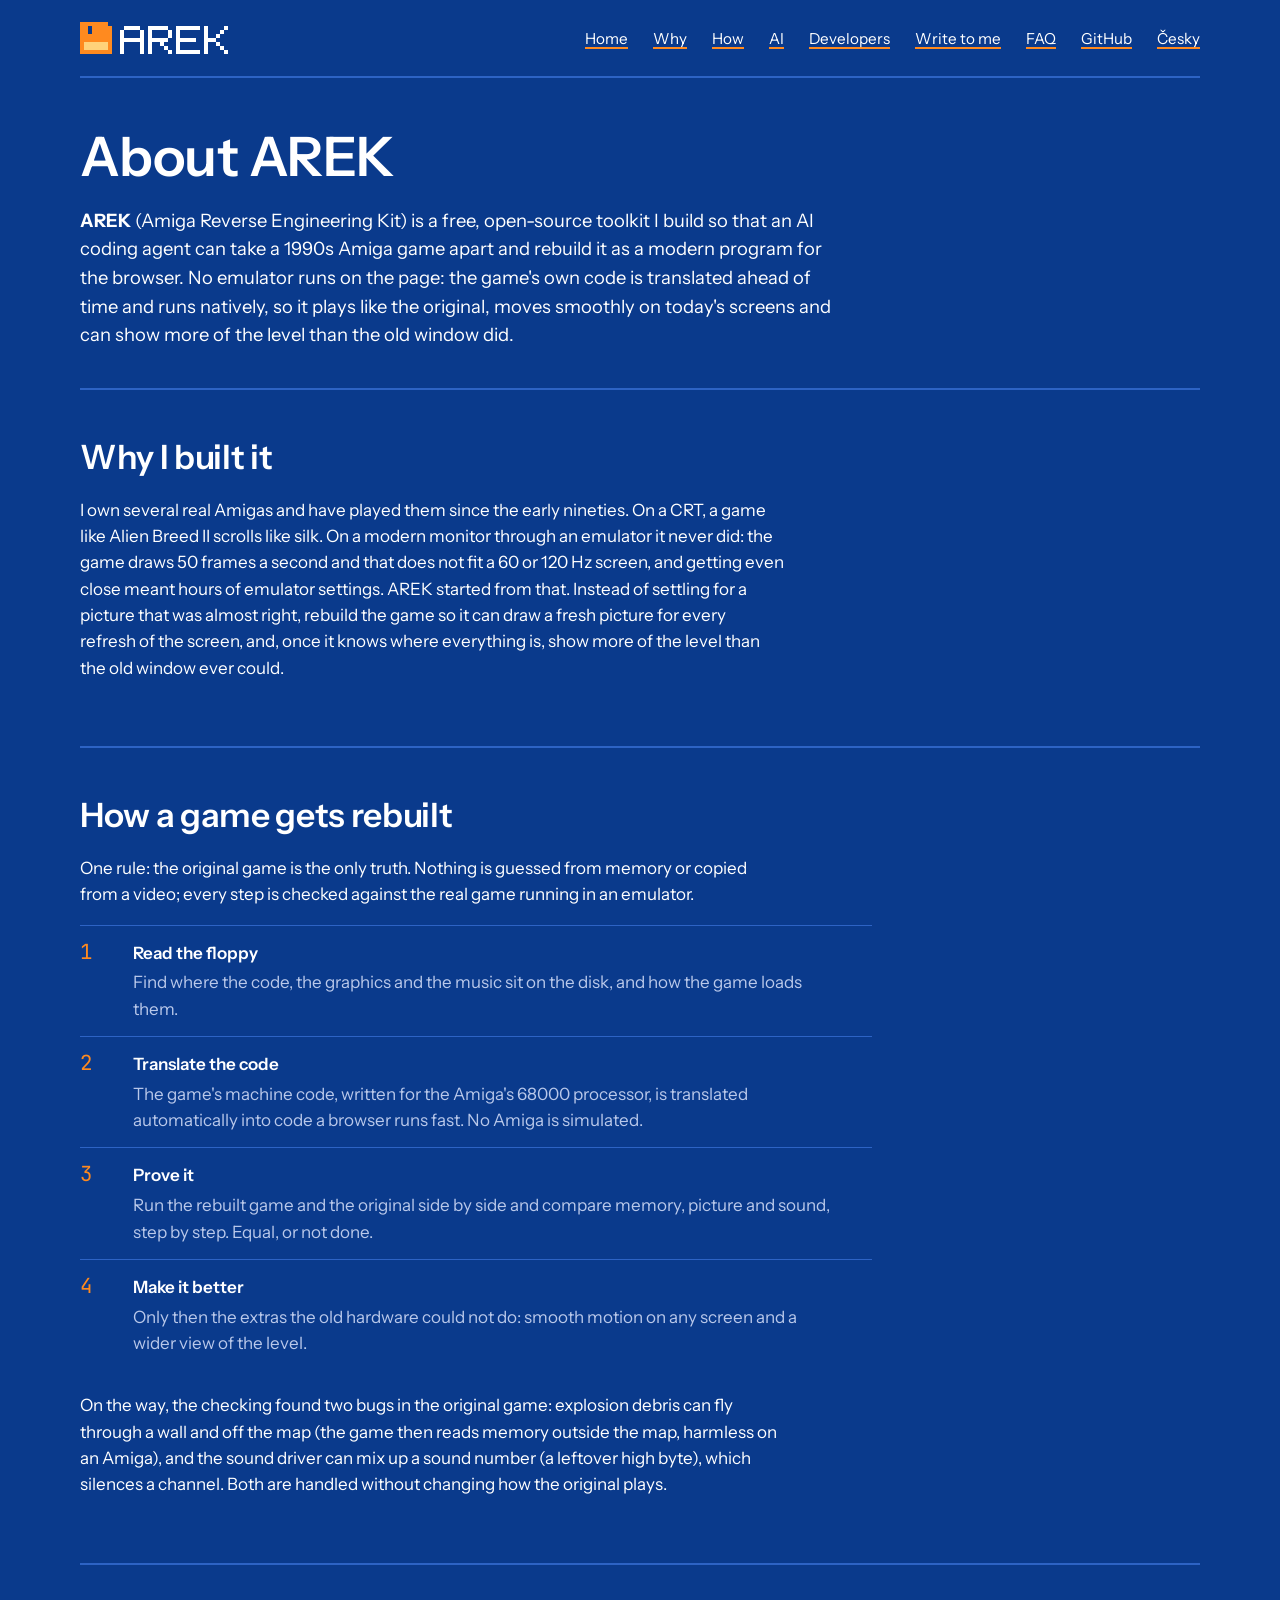
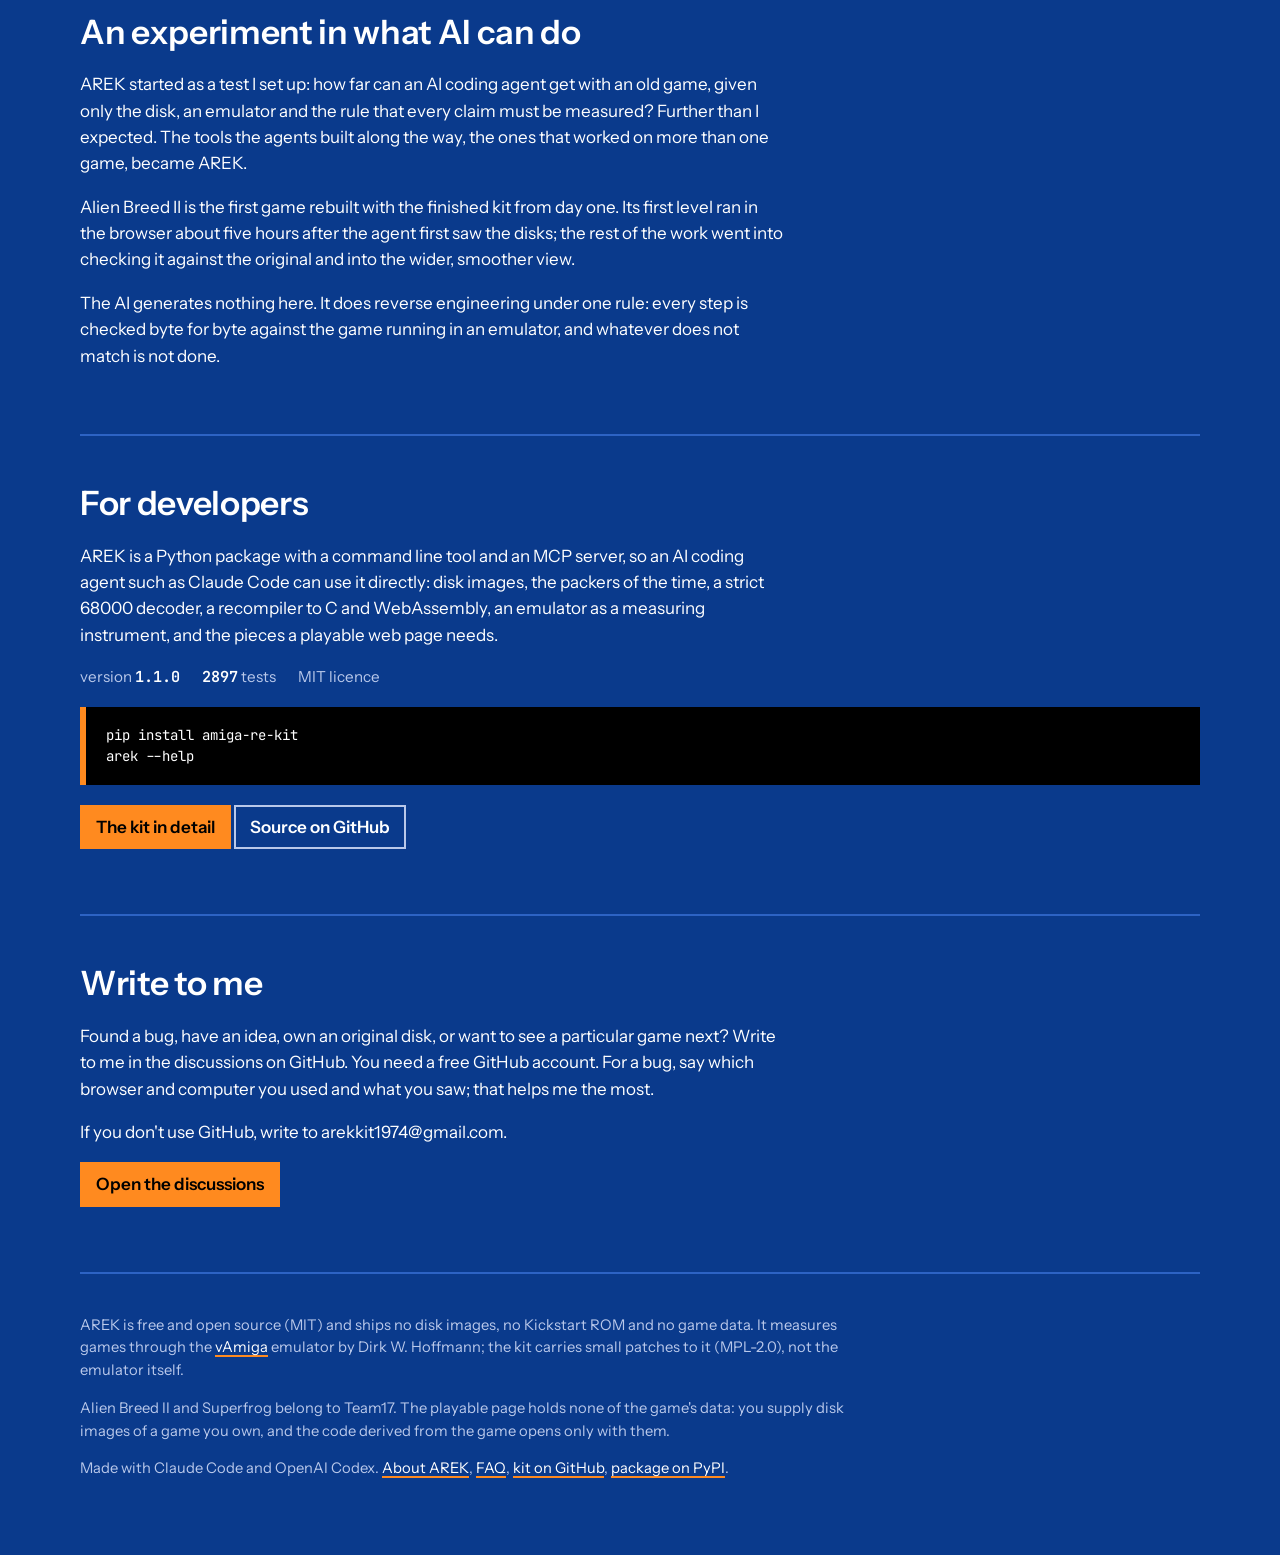
<file: docs/about.html>
<!doctype html>
<html lang="en">
<head>
<meta charset="utf-8">
<meta name="viewport" content="width=device-width, initial-scale=1">
<title>About AREK</title>
<meta name="description" content="What AREK is, why I built it, how a game gets rebuilt, the experiment behind it, and where to write.">
<link rel="canonical" href="https://smikes75.github.io/amiga-re-kit/about.html">
<link rel="alternate" hreflang="en" href="https://smikes75.github.io/amiga-re-kit/about.html">
<link rel="alternate" hreflang="cs" href="https://smikes75.github.io/amiga-re-kit/about.cs.html">
<meta property="og:type" content="website">
<meta property="og:site_name" content="AREK">
<meta property="og:title" content="About AREK">
<meta property="og:description" content="What AREK is, why I built it, how a game gets rebuilt, the experiment behind it, and where to write.">
<meta property="og:url" content="https://smikes75.github.io/amiga-re-kit/about.html">
<meta property="og:image" content="https://smikes75.github.io/amiga-re-kit/img/og.png">
<meta property="og:image:width" content="1200">
<meta property="og:image:height" content="630">
<meta property="og:image:alt" content="Alien Breed II in the AREK rebuild: the original window next to the wider view">
<meta property="og:locale" content="en_US">
<meta name="twitter:card" content="summary_large_image">
<meta name="twitter:title" content="About AREK">
<meta name="twitter:description" content="What AREK is, why I built it, how a game gets rebuilt, the experiment behind it, and where to write.">
<meta name="twitter:image" content="https://smikes75.github.io/amiga-re-kit/img/og.png">
<link rel="icon" href="img/favicon.svg" type="image/svg+xml">
<link rel="icon" href="img/favicon-32.png" sizes="32x32" type="image/png">
<link rel="apple-touch-icon" href="img/apple-touch-icon.png">
<link rel="preconnect" href="https://fonts.googleapis.com">
<link rel="stylesheet" href="https://fonts.googleapis.com/css2?family=Instrument+Sans:ital,wght@0,400;0,500;0,600;1,400&family=JetBrains+Mono:wght@400;600&display=swap">
<style>
  :root {
    --blue: #0a3a8c;        /* Workbench 1.3 blue, a shade deeper */
    --blue-2: #10479f;
    --line: #2d63c4;
    --ink: #ffffff;
    --muted: #b9c8ea;
    --orange: #ff8a1f;      /* Workbench orange */
    --sand: #ffd27a;
    --black: #000000;
    --sans: "Instrument Sans", system-ui, -apple-system, "Segoe UI", sans-serif;
    --mono: "JetBrains Mono", ui-monospace, "SF Mono", Menlo, Consolas, monospace;
  }
  * { box-sizing: border-box; }
  html { background: var(--blue); }
  body {
    margin: 0; color: var(--ink); background: var(--blue);
    font-family: var(--sans); font-size: 17px; line-height: 1.55;
    -webkit-font-smoothing: antialiased;
  }
  a { color: var(--ink); text-decoration-color: var(--orange); text-decoration-thickness: 2px; text-underline-offset: 3px; }
  a:hover { color: var(--sand); }
  a:focus-visible, button:focus-visible { outline: 3px solid var(--orange); outline-offset: 3px; }
  code, pre { font-family: var(--mono); }
  code { font-size: .9em; background: rgba(0,0,0,.35); padding: .05em .35em; border-radius: 3px; }
  pre {
    background: var(--black); color: var(--ink); padding: 18px 20px; margin: 0;
    font-size: 14px; line-height: 1.5; overflow-x: auto; border-left: 6px solid var(--orange);
  }
  pre code { background: none; padding: 0; font-size: inherit; }
  h1, h2, h3 { font-weight: 600; letter-spacing: -.01em; line-height: 1.15; margin: 0; }
  h1 { font-size: clamp(2rem, 4.6vw, 3.4rem); max-width: 20ch; }
  h2 { font-size: clamp(1.5rem, 3vw, 2.1rem); margin-bottom: .6em; }
  h3 { font-size: 1.15rem; margin: 0 0 .3em; }
  p { margin: 0 0 1em; max-width: 64ch; }
  .wrap { width: min(1120px, 100% - 32px); margin: 0 auto; }

  header.top {
    position: sticky; top: 0; z-index: 10; background: var(--blue);
    display: flex; justify-content: space-between; align-items: baseline; gap: 24px; flex-wrap: wrap;
    padding: 22px 0; border-bottom: 2px solid var(--line);
  }
  header.top .name { font-weight: 600; font-size: 1.05rem; text-decoration: none; }
  header.top nav a { margin-left: 22px; font-size: .95rem; }

  .hero { padding: 48px 0 20px; }
  .hero .lede { font-size: 1.15rem; margin-top: 1em; }
  .hero .btn { margin: 0 8px 8px 0; }

  .btn {
    background: var(--orange); color: var(--black); border: 0; padding: 9px 16px; font: inherit;
    font-weight: 600; cursor: pointer; text-decoration: none; display: inline-block;
  }
  .btn:hover { background: var(--sand); color: var(--black); }
  .btn.quiet { background: transparent; color: var(--ink); box-shadow: inset 0 0 0 2px var(--muted); }
  .btn.quiet:hover { box-shadow: inset 0 0 0 2px var(--orange); color: var(--ink); }
  .btn.quiet[aria-pressed=true], .btn.quiet[aria-pressed=true]:hover { background: var(--ink); color: var(--blue); box-shadow: none; }

  section { padding: 48px 0; border-top: 2px solid var(--line); }

  .steps { counter-reset: s; list-style: none; padding: 0; margin: 0; max-width: 72ch; }
  .steps li { counter-increment: s; display: grid; grid-template-columns: 2.4em 1fr; gap: 12px; padding: 14px 0; border-top: 1px solid var(--line); }
  .steps li::before { content: counter(s); font-family: var(--mono); color: var(--orange); font-size: 1.3rem; line-height: 1.2; }
  .steps li strong { display: block; font-weight: 600; }
  .steps li p { margin: .2em 0 0; color: var(--muted); }

  .shot { margin: 0 0 14px; line-height: 0; }
  .shot img { display: block; max-width: 100%; height: auto; background: var(--black); border: 2px solid var(--black); image-rendering: pixelated; }
  .shot figcaption { line-height: 1.4; color: var(--muted); font-size: .85rem; margin-top: 6px; }


  .facts { list-style: none; padding: 0; margin: 0 0 1.2em; display: flex; flex-wrap: wrap; gap: 6px 22px; color: var(--muted); font-size: .95rem; }
  .facts b { color: var(--ink); font-weight: 600; font-family: var(--mono); }

  /* the videos: the rebuild running, recorded from a browser */
  .videos { display: grid; grid-template-columns: minmax(0, 2fr) minmax(0, 3fr); gap: 28px 32px; margin-top: 18px; align-items: start; }   /* the wider view gets the larger frame */
  .video { margin: 0; }
  .video video { display: block; width: 100%; height: auto; background: var(--black); border: 2px solid var(--black); }
  .video figcaption { color: var(--muted); font-size: .95rem; margin-top: 8px; max-width: 60ch; }
  .game { display: grid; grid-template-columns: minmax(0, 448px) minmax(0, 1fr); gap: 24px 40px; align-items: start; margin-top: 12px; }
  .game .meta { color: var(--muted); margin: 0 0 .8em; }
  .pair { display: grid; grid-template-columns: minmax(0, 840fr) minmax(0, 1080fr); gap: 24px; align-items: end; margin-top: 18px; }
  .pair .shot img { image-rendering: auto; width: 100%; }
  .game ul { margin: 0 0 1.2em; padding-left: 1.2em; max-width: 60ch; }
  .game li { margin-bottom: .4em; }
  .note { color: var(--muted); font-size: .95rem; }
  .status { list-style: none; padding: 0; margin: 0; max-width: 72ch; }
  .status li { padding: 10px 0; border-top: 1px solid var(--line); }
  .status li strong { font-weight: 600; }
  .faq dt { font-weight: 600; margin-top: 26px; font-size: 1.1rem; }
  .faq dd { margin: 8px 0 0; max-width: 68ch; }
  .faq dd p { max-width: 68ch; }
  table { border-collapse: collapse; width: 100%; font-size: .9rem; max-width: 72ch; }
  th, td { text-align: left; padding: 7px 10px 7px 0; vertical-align: top; border-top: 1px solid var(--line); }
  th { font-weight: 600; border-top: 0; color: var(--muted); }
  td:first-child { font-family: var(--mono); font-size: .85rem; white-space: nowrap; }
  footer { padding: 40px 0 60px; border-top: 2px solid var(--line); color: var(--muted); font-size: .92rem; }
  footer p { max-width: 80ch; }

  @media (max-width: 860px) {
    .videos, .game, .pair { grid-template-columns: 1fr; gap: 0 28px; }
    .videos { gap: 28px; }
    header.top nav a { margin: 0 14px 0 0; }
    body { font-size: 16px; }
  }
  @media (max-width: 500px) {
    .shot img { image-rendering: auto; }   /* a scaled-down screenshot looks better smooth than pixelated */
  }
  /* the logo: a 3.5" floppy and a bitmap wordmark, 4 CSS px per cell, so every cell is whole device pixels */
  header.top { align-items: center; }
  header.top .name { display: block; line-height: 0; }
  header.top .name svg { display: block; }
  /* the header stays on screen; the page scrolls under it, anchors land below it */
  html { scroll-padding-top: 84px; }
  @media (max-width: 860px) {
    html { scroll-padding-top: 96px; }
    header.top { padding: 12px 0; gap: 6px 16px; }
    header.top .name svg { width: 99px; height: 24px; }
    header.top nav a { font-size: .9rem; white-space: nowrap; }
  }
</style>
<script data-goatcounter="https://arek.goatcounter.com/count" async src="//gc.zgo.at/count.js"></script>
</head>
<body>
<div class="wrap">
  <header class="top">
    <a class="name" href="./" aria-label="AREK"><svg xmlns="http://www.w3.org/2000/svg" viewBox="0 0 37 8" width="148" height="32" shape-rendering="crispEdges" aria-hidden="true" focusable="false"><path fill="#ff8a1f" d="M0 0h7v1h-7zM0 1h2v1h-2zM3 1h5v1h-5zM0 2h2v1h-2zM3 2h5v1h-5zM0 3h8v1h-8zM0 4h8v1h-8zM0 5h1v1h-1zM7 5h1v1h-1zM0 6h1v1h-1zM7 6h1v1h-1zM0 7h8v1h-8z"/><path fill="#ffd27a" d="M1 5h6v1h-6zM1 6h6v1h-6z"/><path fill="#ffffff" d="M11 1h4v1h-4zM10 2h1v1h-1zM15 2h1v1h-1zM10 3h1v1h-1zM15 3h1v1h-1zM10 4h6v1h-6zM10 5h1v1h-1zM15 5h1v1h-1zM10 6h1v1h-1zM15 6h1v1h-1zM10 7h1v1h-1zM15 7h1v1h-1zM17 1h5v1h-5zM17 2h1v1h-1zM22 2h1v1h-1zM17 3h1v1h-1zM22 3h1v1h-1zM17 4h5v1h-5zM17 5h1v1h-1zM20 5h1v1h-1zM17 6h1v1h-1zM21 6h1v1h-1zM17 7h1v1h-1zM22 7h1v1h-1zM24 1h6v1h-6zM24 2h1v1h-1zM24 3h1v1h-1zM24 4h5v1h-5zM24 5h1v1h-1zM24 6h1v1h-1zM24 7h6v1h-6zM31 1h1v1h-1zM36 1h1v1h-1zM31 2h1v1h-1zM35 2h1v1h-1zM31 3h1v1h-1zM34 3h1v1h-1zM31 4h3v1h-3zM31 5h1v1h-1zM34 5h1v1h-1zM31 6h1v1h-1zM35 6h1v1h-1zM31 7h1v1h-1zM36 7h1v1h-1z"/></svg></a>
    <nav>
      <a href="index.html">Home</a>
      <a href="#why">Why</a>
      <a href="#how">How</a>
      <a href="#ai">AI</a>
      <a href="#dev">Developers</a>
      <a href="#feedback">Write to me</a>
      <a href="faq.html">FAQ</a>
      <a href="https://github.com/smikes75/amiga-re-kit">GitHub</a>
      <a href="about.cs.html" lang="cs" hreflang="cs">Česky</a>
    </nav>
  </header>

  <div class="hero">
    <h1>About AREK</h1>
    <p class="lede"><strong>AREK</strong> (Amiga Reverse Engineering Kit) is a free, open-source toolkit I build so that an AI coding agent can take a 1990s Amiga game apart and rebuild it as a modern program for the browser. No emulator runs on the page: the game's own code is translated ahead of time and runs natively, so it plays like the original, moves smoothly on today's screens and can show more of the level than the old window did.</p>
  </div>

  <section id="why">
    <h2>Why I built it</h2>
    <p>I own several real Amigas and have played them since the early nineties. On a CRT, a game like Alien Breed II scrolls like silk. On a modern monitor through an emulator it never did: the game draws 50 frames a second and that does not fit a 60 or 120 Hz screen, and getting even close meant hours of emulator settings. AREK started from that. Instead of settling for a picture that was almost right, rebuild the game so it can draw a fresh picture for every refresh of the screen, and, once it knows where everything is, show more of the level than the old window ever could.</p>
  </section>

  <section id="how">
    <h2>How a game gets rebuilt</h2>
    <p>One rule: the original game is the only truth. Nothing is guessed from memory or copied from a video; every step is checked against the real game running in an emulator.</p>
    <ol class="steps">
      <li><div><strong>Read the floppy</strong><p>Find where the code, the graphics and the music sit on the disk, and how the game loads them.</p></div></li>
      <li><div><strong>Translate the code</strong><p>The game's machine code, written for the Amiga's 68000 processor, is translated automatically into code a browser runs fast. No Amiga is simulated.</p></div></li>
      <li><div><strong>Prove it</strong><p>Run the rebuilt game and the original side by side and compare memory, picture and sound, step by step. Equal, or not done.</p></div></li>
      <li><div><strong>Make it better</strong><p>Only then the extras the old hardware could not do: smooth motion on any screen and a wider view of the level.</p></div></li>
    </ol>
    <p style="margin-top:22px">On the way, the checking found two bugs in the original game: explosion debris can fly through a wall and off the map (the game then reads memory outside the map, harmless on an Amiga), and the sound driver can mix up a sound number (a leftover high byte), which silences a channel. Both are handled without changing how the original plays.</p>
  </section>

  <section id="ai">
    <h2>An experiment in what AI can do</h2>
    <p>AREK started as a test I set up: how far can an AI coding agent get with an old game, given only the disk, an emulator and the rule that every claim must be measured? Further than I expected. The tools the agents built along the way, the ones that worked on more than one game, became AREK.</p>
    <p>Alien Breed II is the first game rebuilt with the finished kit from day one. Its first level ran in the browser about five hours after the agent first saw the disks; the rest of the work went into checking it against the original and into the wider, smoother view.</p>
    <p>The AI generates nothing here. It does reverse engineering under one rule: every step is checked byte for byte against the game running in an emulator, and whatever does not match is not done.</p>
  </section>

  <section id="dev">
    <h2>For developers</h2>
    <p>AREK is a Python package with a command line tool and an MCP server, so an AI coding agent such as Claude Code can use it directly: disk images, the packers of the time, a strict 68000 decoder, a recompiler to C and WebAssembly, an emulator as a measuring instrument, and the pieces a playable web page needs.</p>
    <ul class="facts">
      <li>version <b>1.1.0</b></li>
      <li><b>2897</b> tests</li>
      <li>MIT licence</li>
    </ul>
    <pre><code>pip install amiga-re-kit
arek --help</code></pre>
    <p style="margin-top:20px"><a class="btn" href="kit.html">The kit in detail</a> <a class="btn quiet" href="https://github.com/smikes75/amiga-re-kit">Source on GitHub</a></p>
  </section>

  <section id="feedback">
    <h2>Write to me</h2>
    <p>Found a bug, have an idea, own an original disk, or want to see a particular game next? Write to me in the discussions on GitHub. You need a free GitHub account. For a bug, say which browser and computer you used and what you saw; that helps me the most.</p>
    <p>If you don't use GitHub, write to <span class="mail" data-u="arekkit1974" data-d="gmail.com"><noscript>arekkit1974 at gmail dot com</noscript></span>.</p>
    <p><a class="btn" href="https://github.com/smikes75/amiga-re-kit/discussions">Open the discussions</a></p>
  </section>

  <footer>
    <p>AREK is free and open source (MIT) and ships no disk images, no Kickstart ROM and no game data. It measures games through the <a href="https://github.com/dirkwhoffmann/vAmiga">vAmiga</a> emulator by Dirk W. Hoffmann; the kit carries small patches to it (MPL-2.0), not the emulator itself.</p>
    <p>Alien Breed II and Superfrog belong to Team17. The playable page holds none of the game's data: you supply disk images of a game you own, and the code derived from the game opens only with them.</p>
    <p>Made with Claude Code and OpenAI Codex. <a href="about.html">About AREK</a>, <a href="faq.html">FAQ</a>, <a href="https://github.com/smikes75/amiga-re-kit">kit on GitHub</a>, <a href="https://pypi.org/project/amiga-re-kit/">package on PyPI</a>.</p>
  </footer>
</div>
<script>for (const m of document.querySelectorAll(".mail")) m.textContent = m.dataset.u + "@" + m.dataset.d;</script>
</body>
</html>
</file>
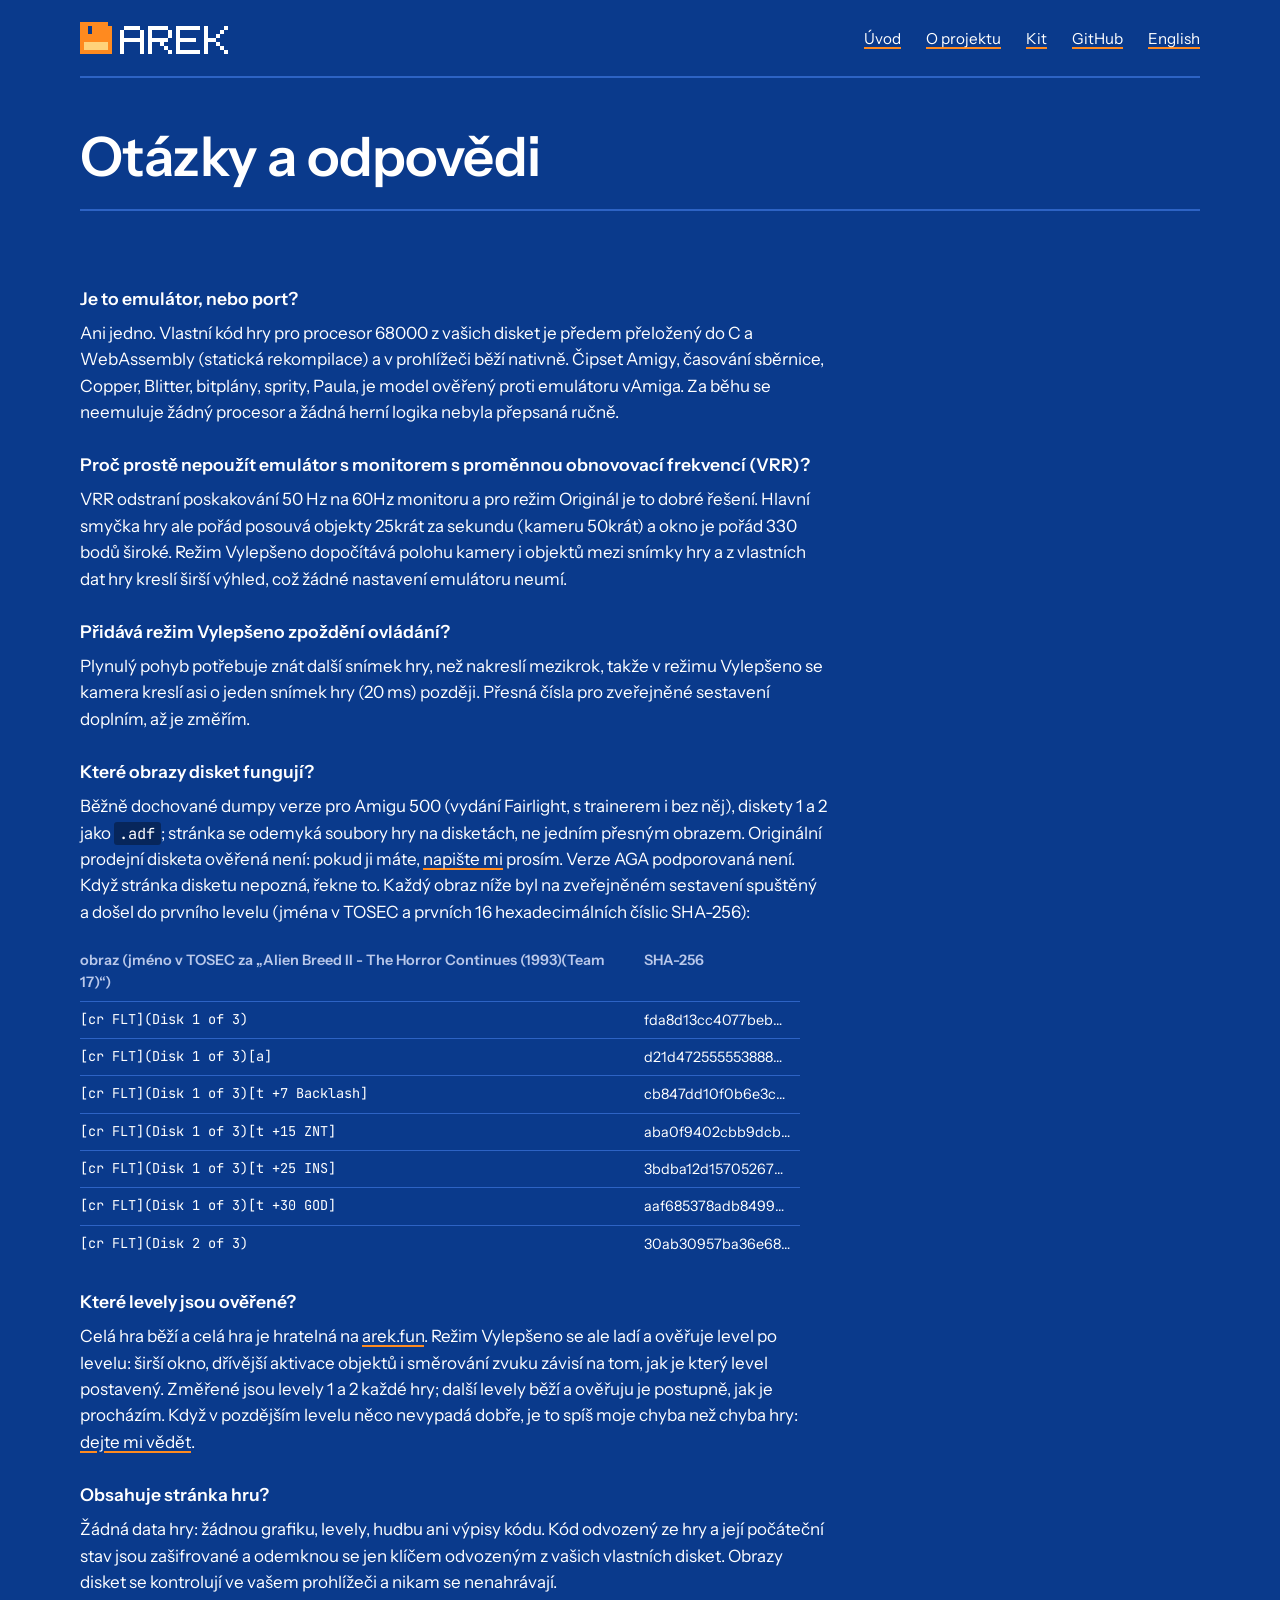
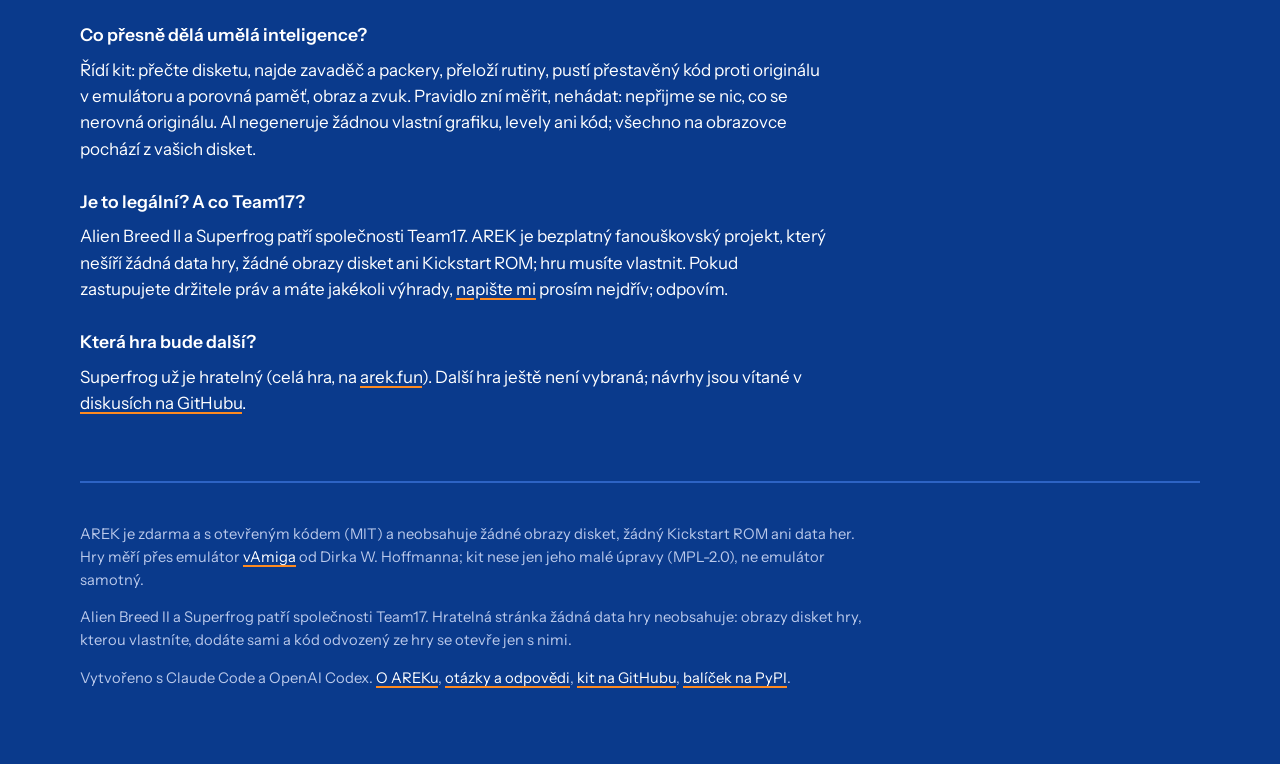
<file: docs/faq.cs.html>
<!doctype html>
<html lang="cs">
<head>
<meta charset="utf-8">
<meta name="viewport" content="width=device-width, initial-scale=1">
<title>AREK: otázky a odpovědi</title>
<meta name="description" content="Emulátor nebo port, monitory s VRR, zpoždění ovládání, které obrazy disket fungují, co stránka obsahuje, co dělá AI, Team17, další hra.">
<link rel="canonical" href="https://smikes75.github.io/amiga-re-kit/faq.cs.html">
<link rel="alternate" hreflang="cs" href="https://smikes75.github.io/amiga-re-kit/faq.cs.html">
<link rel="alternate" hreflang="en" href="https://smikes75.github.io/amiga-re-kit/faq.html">
<meta property="og:type" content="website">
<meta property="og:site_name" content="AREK">
<meta property="og:title" content="AREK: otázky a odpovědi">
<meta property="og:description" content="Emulátor nebo port, monitory s VRR, zpoždění ovládání, které obrazy disket fungují, co stránka obsahuje, co dělá AI, Team17, další hra.">
<meta property="og:url" content="https://smikes75.github.io/amiga-re-kit/faq.cs.html">
<meta property="og:image" content="https://smikes75.github.io/amiga-re-kit/img/og.png">
<meta property="og:image:width" content="1200">
<meta property="og:image:height" content="630">
<meta property="og:image:alt" content="Alien Breed II in the AREK rebuild: the original window next to the wider view">
<meta property="og:locale" content="cs_CZ">
<meta name="twitter:card" content="summary_large_image">
<meta name="twitter:title" content="AREK: otázky a odpovědi">
<meta name="twitter:description" content="Emulátor nebo port, monitory s VRR, zpoždění ovládání, které obrazy disket fungují, co stránka obsahuje, co dělá AI, Team17, další hra.">
<meta name="twitter:image" content="https://smikes75.github.io/amiga-re-kit/img/og.png">
<link rel="icon" href="img/favicon.svg" type="image/svg+xml">
<link rel="icon" href="img/favicon-32.png" sizes="32x32" type="image/png">
<link rel="apple-touch-icon" href="img/apple-touch-icon.png">
<link rel="preconnect" href="https://fonts.googleapis.com">
<link rel="stylesheet" href="https://fonts.googleapis.com/css2?family=Instrument+Sans:ital,wght@0,400;0,500;0,600;1,400&family=JetBrains+Mono:wght@400;600&display=swap">
<style>
  :root {
    --blue: #0a3a8c;        /* Workbench 1.3 blue, a shade deeper */
    --blue-2: #10479f;
    --line: #2d63c4;
    --ink: #ffffff;
    --muted: #b9c8ea;
    --orange: #ff8a1f;      /* Workbench orange */
    --sand: #ffd27a;
    --black: #000000;
    --sans: "Instrument Sans", system-ui, -apple-system, "Segoe UI", sans-serif;
    --mono: "JetBrains Mono", ui-monospace, "SF Mono", Menlo, Consolas, monospace;
  }
  * { box-sizing: border-box; }
  html { background: var(--blue); }
  body {
    margin: 0; color: var(--ink); background: var(--blue);
    font-family: var(--sans); font-size: 17px; line-height: 1.55;
    -webkit-font-smoothing: antialiased;
  }
  a { color: var(--ink); text-decoration-color: var(--orange); text-decoration-thickness: 2px; text-underline-offset: 3px; }
  a:hover { color: var(--sand); }
  a:focus-visible, button:focus-visible { outline: 3px solid var(--orange); outline-offset: 3px; }
  code, pre { font-family: var(--mono); }
  code { font-size: .9em; background: rgba(0,0,0,.35); padding: .05em .35em; border-radius: 3px; }
  pre {
    background: var(--black); color: var(--ink); padding: 18px 20px; margin: 0;
    font-size: 14px; line-height: 1.5; overflow-x: auto; border-left: 6px solid var(--orange);
  }
  pre code { background: none; padding: 0; font-size: inherit; }
  h1, h2, h3 { font-weight: 600; letter-spacing: -.01em; line-height: 1.15; margin: 0; }
  h1 { font-size: clamp(2rem, 4.6vw, 3.4rem); max-width: 20ch; }
  h2 { font-size: clamp(1.5rem, 3vw, 2.1rem); margin-bottom: .6em; }
  h3 { font-size: 1.15rem; margin: 0 0 .3em; }
  p { margin: 0 0 1em; max-width: 64ch; }
  .wrap { width: min(1120px, 100% - 32px); margin: 0 auto; }

  header.top {
    position: sticky; top: 0; z-index: 10; background: var(--blue);
    display: flex; justify-content: space-between; align-items: baseline; gap: 24px; flex-wrap: wrap;
    padding: 22px 0; border-bottom: 2px solid var(--line);
  }
  header.top .name { font-weight: 600; font-size: 1.05rem; text-decoration: none; }
  header.top nav a { margin-left: 22px; font-size: .95rem; }

  .hero { padding: 48px 0 20px; }
  .hero .lede { font-size: 1.15rem; margin-top: 1em; }
  .hero .btn { margin: 0 8px 8px 0; }

  .btn {
    background: var(--orange); color: var(--black); border: 0; padding: 9px 16px; font: inherit;
    font-weight: 600; cursor: pointer; text-decoration: none; display: inline-block;
  }
  .btn:hover { background: var(--sand); color: var(--black); }
  .btn.quiet { background: transparent; color: var(--ink); box-shadow: inset 0 0 0 2px var(--muted); }
  .btn.quiet:hover { box-shadow: inset 0 0 0 2px var(--orange); color: var(--ink); }
  .btn.quiet[aria-pressed=true], .btn.quiet[aria-pressed=true]:hover { background: var(--ink); color: var(--blue); box-shadow: none; }

  section { padding: 48px 0; border-top: 2px solid var(--line); }

  .steps { counter-reset: s; list-style: none; padding: 0; margin: 0; max-width: 72ch; }
  .steps li { counter-increment: s; display: grid; grid-template-columns: 2.4em 1fr; gap: 12px; padding: 14px 0; border-top: 1px solid var(--line); }
  .steps li::before { content: counter(s); font-family: var(--mono); color: var(--orange); font-size: 1.3rem; line-height: 1.2; }
  .steps li strong { display: block; font-weight: 600; }
  .steps li p { margin: .2em 0 0; color: var(--muted); }

  .shot { margin: 0 0 14px; line-height: 0; }
  .shot img { display: block; max-width: 100%; height: auto; background: var(--black); border: 2px solid var(--black); image-rendering: pixelated; }
  .shot figcaption { line-height: 1.4; color: var(--muted); font-size: .85rem; margin-top: 6px; }


  .facts { list-style: none; padding: 0; margin: 0 0 1.2em; display: flex; flex-wrap: wrap; gap: 6px 22px; color: var(--muted); font-size: .95rem; }
  .facts b { color: var(--ink); font-weight: 600; font-family: var(--mono); }

  /* the videos: the rebuild running, recorded from a browser */
  .videos { display: grid; grid-template-columns: minmax(0, 2fr) minmax(0, 3fr); gap: 28px 32px; margin-top: 18px; align-items: start; }   /* the wider view gets the larger frame */
  .video { margin: 0; }
  .video video { display: block; width: 100%; height: auto; background: var(--black); border: 2px solid var(--black); }
  .video figcaption { color: var(--muted); font-size: .95rem; margin-top: 8px; max-width: 60ch; }
  .game { display: grid; grid-template-columns: minmax(0, 448px) minmax(0, 1fr); gap: 24px 40px; align-items: start; margin-top: 12px; }
  .game .meta { color: var(--muted); margin: 0 0 .8em; }
  .pair { display: grid; grid-template-columns: minmax(0, 840fr) minmax(0, 1080fr); gap: 24px; align-items: end; margin-top: 18px; }
  .pair .shot img { image-rendering: auto; width: 100%; }
  .game ul { margin: 0 0 1.2em; padding-left: 1.2em; max-width: 60ch; }
  .game li { margin-bottom: .4em; }
  .note { color: var(--muted); font-size: .95rem; }
  .status { list-style: none; padding: 0; margin: 0; max-width: 72ch; }
  .status li { padding: 10px 0; border-top: 1px solid var(--line); }
  .status li strong { font-weight: 600; }
  .faq dt { font-weight: 600; margin-top: 26px; font-size: 1.1rem; }
  .faq dd { margin: 8px 0 0; max-width: 68ch; }
  .faq dd p { max-width: 68ch; }
  table { border-collapse: collapse; width: 100%; font-size: .9rem; max-width: 72ch; }
  th, td { text-align: left; padding: 7px 10px 7px 0; vertical-align: top; border-top: 1px solid var(--line); }
  th { font-weight: 600; border-top: 0; color: var(--muted); }
  td:first-child { font-family: var(--mono); font-size: .85rem; white-space: nowrap; }
  footer { padding: 40px 0 60px; border-top: 2px solid var(--line); color: var(--muted); font-size: .92rem; }
  footer p { max-width: 80ch; }

  @media (max-width: 860px) {
    .videos, .game, .pair { grid-template-columns: 1fr; gap: 0 28px; }
    .videos { gap: 28px; }
    header.top nav a { margin: 0 14px 0 0; }
    body { font-size: 16px; }
  }
  @media (max-width: 500px) {
    .shot img { image-rendering: auto; }   /* a scaled-down screenshot looks better smooth than pixelated */
  }
  /* the logo: a 3.5" floppy and a bitmap wordmark, 4 CSS px per cell, so every cell is whole device pixels */
  header.top { align-items: center; }
  header.top .name { display: block; line-height: 0; }
  header.top .name svg { display: block; }
  /* the header stays on screen; the page scrolls under it, anchors land below it */
  html { scroll-padding-top: 84px; }
  @media (max-width: 860px) {
    html { scroll-padding-top: 96px; }
    header.top { padding: 12px 0; gap: 6px 16px; }
    header.top .name svg { width: 99px; height: 24px; }
    header.top nav a { font-size: .9rem; white-space: nowrap; }
  }
</style>
<script data-goatcounter="https://arek.goatcounter.com/count" async src="//gc.zgo.at/count.js"></script>
</head>
<body>
<div class="wrap">
  <header class="top">
    <a class="name" href="./" aria-label="AREK"><svg xmlns="http://www.w3.org/2000/svg" viewBox="0 0 37 8" width="148" height="32" shape-rendering="crispEdges" aria-hidden="true" focusable="false"><path fill="#ff8a1f" d="M0 0h7v1h-7zM0 1h2v1h-2zM3 1h5v1h-5zM0 2h2v1h-2zM3 2h5v1h-5zM0 3h8v1h-8zM0 4h8v1h-8zM0 5h1v1h-1zM7 5h1v1h-1zM0 6h1v1h-1zM7 6h1v1h-1zM0 7h8v1h-8z"/><path fill="#ffd27a" d="M1 5h6v1h-6zM1 6h6v1h-6z"/><path fill="#ffffff" d="M11 1h4v1h-4zM10 2h1v1h-1zM15 2h1v1h-1zM10 3h1v1h-1zM15 3h1v1h-1zM10 4h6v1h-6zM10 5h1v1h-1zM15 5h1v1h-1zM10 6h1v1h-1zM15 6h1v1h-1zM10 7h1v1h-1zM15 7h1v1h-1zM17 1h5v1h-5zM17 2h1v1h-1zM22 2h1v1h-1zM17 3h1v1h-1zM22 3h1v1h-1zM17 4h5v1h-5zM17 5h1v1h-1zM20 5h1v1h-1zM17 6h1v1h-1zM21 6h1v1h-1zM17 7h1v1h-1zM22 7h1v1h-1zM24 1h6v1h-6zM24 2h1v1h-1zM24 3h1v1h-1zM24 4h5v1h-5zM24 5h1v1h-1zM24 6h1v1h-1zM24 7h6v1h-6zM31 1h1v1h-1zM36 1h1v1h-1zM31 2h1v1h-1zM35 2h1v1h-1zM31 3h1v1h-1zM34 3h1v1h-1zM31 4h3v1h-3zM31 5h1v1h-1zM34 5h1v1h-1zM31 6h1v1h-1zM35 6h1v1h-1zM31 7h1v1h-1zM36 7h1v1h-1z"/></svg></a>
    <nav>
      <a href="index.cs.html">Úvod</a>
      <a href="about.cs.html">O projektu</a>
      <a href="kit.cs.html">Kit</a>
      <a href="https://github.com/smikes75/amiga-re-kit">GitHub</a>
      <a href="faq.html" lang="en" hreflang="en">English</a>
    </nav>
  </header>

  <div class="hero">
    <h1>Otázky a odpovědi</h1>
  </div>

  <section class="faq">
    <dl>
    <dt id="emu">Je to emulátor, nebo port?</dt>
    <dd><p>Ani jedno. Vlastní kód hry pro procesor 68000 z vašich disket je předem přeložený do C a WebAssembly (statická rekompilace) a v prohlížeči běží nativně. Čipset Amigy, časování sběrnice, Copper, Blitter, bitplány, sprity, Paula, je model ověřený proti emulátoru vAmiga. Za běhu se neemuluje žádný procesor a žádná herní logika nebyla přepsaná ručně.</p></dd>
    <dt id="vrr">Proč prostě nepoužít emulátor s monitorem s proměnnou obnovovací frekvencí (VRR)?</dt>
    <dd><p>VRR odstraní poskakování 50 Hz na 60Hz monitoru a pro režim Originál je to dobré řešení. Hlavní smyčka hry ale pořád posouvá objekty 25krát za sekundu (kameru 50krát) a okno je pořád 330 bodů široké. Režim Vylepšeno dopočítává polohu kamery i objektů mezi snímky hry a z vlastních dat hry kreslí širší výhled, což žádné nastavení emulátoru neumí.</p></dd>
    <dt id="lag">Přidává režim Vylepšeno zpoždění ovládání?</dt>
    <dd><p>Plynulý pohyb potřebuje znát další snímek hry, než nakreslí mezikrok, takže v režimu Vylepšeno se kamera kreslí asi o jeden snímek hry (20 ms) později. Přesná čísla pro zveřejněné sestavení doplním, až je změřím.</p></dd>
    <dt id="disks">Které obrazy disket fungují?</dt>
    <dd><p>Běžně dochované dumpy verze pro Amigu 500 (vydání Fairlight, s trainerem i bez něj), diskety 1 a 2 jako <code>.adf</code>; stránka se odemyká soubory hry na disketách, ne jedním přesným obrazem. Originální prodejní disketa ověřená není: pokud ji máte, <a href="about.cs.html#feedback">napište mi</a> prosím. Verze AGA podporovaná není. Když stránka disketu nepozná, řekne to. Každý obraz níže byl na zveřejněném sestavení spuštěný a došel do prvního levelu (jména v TOSEC a prvních 16 hexadecimálních číslic SHA-256):</p>
      <table>
        <thead><tr><th>obraz (jméno v TOSEC za „Alien Breed II - The Horror Continues (1993)(Team 17)“)</th><th>SHA-256</th></tr></thead>
        <tbody>
        <tr><td>[cr FLT](Disk 1 of 3)</td><td>fda8d13cc4077beb…</td></tr>
        <tr><td>[cr FLT](Disk 1 of 3)[a]</td><td>d21d472555553888…</td></tr>
        <tr><td>[cr FLT](Disk 1 of 3)[t +7 Backlash]</td><td>cb847dd10f0b6e3c…</td></tr>
        <tr><td>[cr FLT](Disk 1 of 3)[t +15 ZNT]</td><td>aba0f9402cbb9dcb…</td></tr>
        <tr><td>[cr FLT](Disk 1 of 3)[t +25 INS]</td><td>3bdba12d15705267…</td></tr>
        <tr><td>[cr FLT](Disk 1 of 3)[t +30 GOD]</td><td>aaf685378adb8499…</td></tr>
        <tr><td>[cr FLT](Disk 2 of 3)</td><td>30ab30957ba36e68…</td></tr>
        </tbody>
      </table></dd>
    <dt id="levels">Které levely jsou ověřené?</dt>
    <dd><p>Celá hra běží a celá hra je hratelná na <a href="https://arek.fun/">arek.fun</a>. Režim Vylepšeno se ale ladí a ověřuje level po levelu: širší okno, dřívější aktivace objektů i směrování zvuku závisí na tom, jak je který level postavený. Změřené jsou levely 1 a 2 každé hry; další levely běží a ověřuju je postupně, jak je procházím. Když v pozdějším levelu něco nevypadá dobře, je to spíš moje chyba než chyba hry: <a href="about.cs.html#feedback">dejte mi vědět</a>.</p></dd>
    <dt id="data">Obsahuje stránka hru?</dt>
    <dd><p>Žádná data hry: žádnou grafiku, levely, hudbu ani výpisy kódu. Kód odvozený ze hry a její počáteční stav jsou zašifrované a odemknou se jen klíčem odvozeným z vašich vlastních disket. Obrazy disket se kontrolují ve vašem prohlížeči a nikam se nenahrávají.</p></dd>
    <dt id="ai">Co přesně dělá umělá inteligence?</dt>
    <dd><p>Řídí kit: přečte disketu, najde zavaděč a packery, přeloží rutiny, pustí přestavěný kód proti originálu v emulátoru a porovná paměť, obraz a zvuk. Pravidlo zní měřit, nehádat: nepřijme se nic, co se nerovná originálu. AI negeneruje žádnou vlastní grafiku, levely ani kód; všechno na obrazovce pochází z vašich disket.</p></dd>
    <dt id="legal">Je to legální? A co Team17?</dt>
    <dd><p>Alien Breed II a Superfrog patří společnosti Team17. AREK je bezplatný fanouškovský projekt, který nešíří žádná data hry, žádné obrazy disket ani Kickstart ROM; hru musíte vlastnit. Pokud zastupujete držitele práv a máte jakékoli výhrady, <a href="about.cs.html#feedback">napište mi</a> prosím nejdřív; odpovím.</p></dd>
    <dt id="next">Která hra bude další?</dt>
    <dd><p>Superfrog už je hratelný (celá hra, na <a href="https://arek.fun/superfrog/">arek.fun</a>). Další hra ještě není vybraná; návrhy jsou vítané v <a href="https://github.com/smikes75/amiga-re-kit/discussions">diskusích na GitHubu</a>.</p></dd>
    </dl>
  </section>

  <footer>
    <p>AREK je zdarma a s otevřeným kódem (MIT) a neobsahuje žádné obrazy disket, žádný Kickstart ROM ani data her. Hry měří přes emulátor <a href="https://github.com/dirkwhoffmann/vAmiga">vAmiga</a> od Dirka W. Hoffmanna; kit nese jen jeho malé úpravy (MPL-2.0), ne emulátor samotný.</p>
    <p>Alien Breed II a Superfrog patří společnosti Team17. Hratelná stránka žádná data hry neobsahuje: obrazy disket hry, kterou vlastníte, dodáte sami a kód odvozený ze hry se otevře jen s nimi.</p>
    <p>Vytvořeno s Claude Code a OpenAI Codex. <a href="about.cs.html">O AREKu</a>, <a href="faq.cs.html">otázky a odpovědi</a>, <a href="https://github.com/smikes75/amiga-re-kit">kit na GitHubu</a>, <a href="https://pypi.org/project/amiga-re-kit/">balíček na PyPI</a>.</p>
  </footer>
</div>
</body>
</html>
</file>
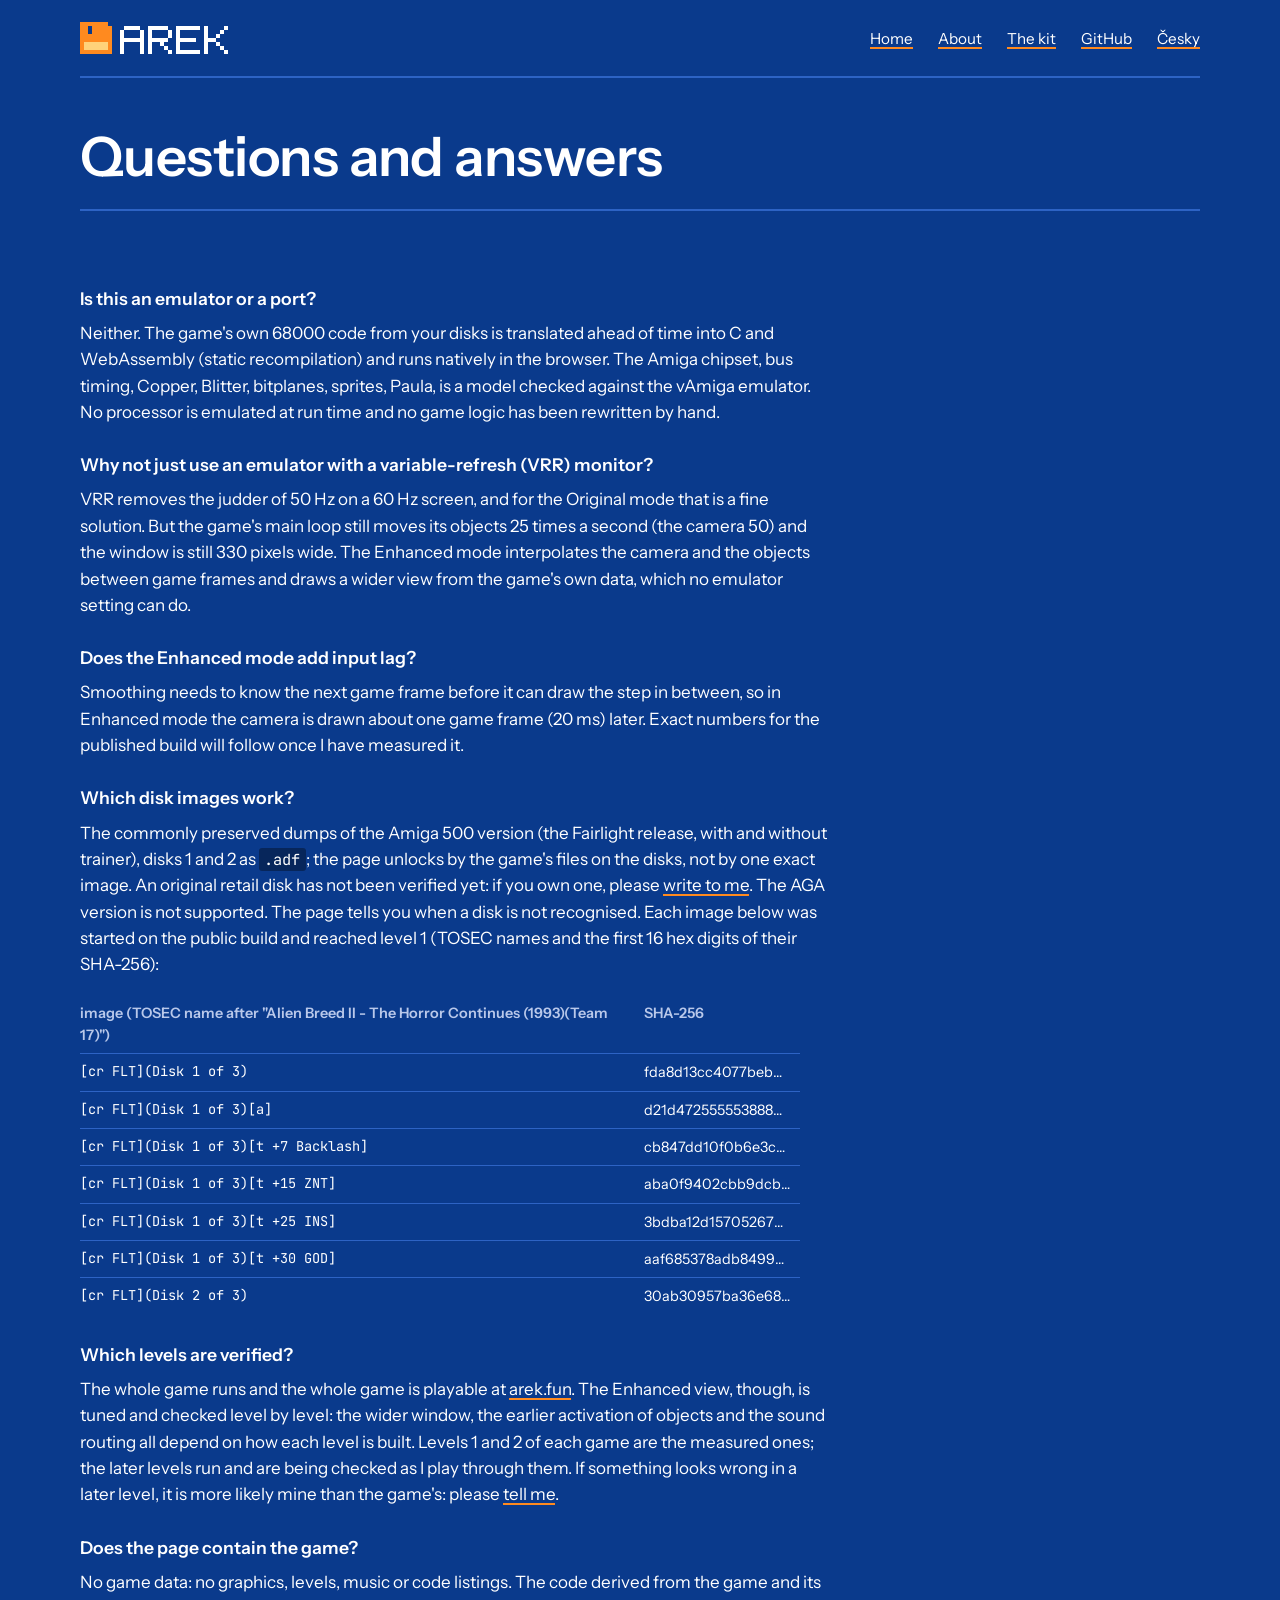
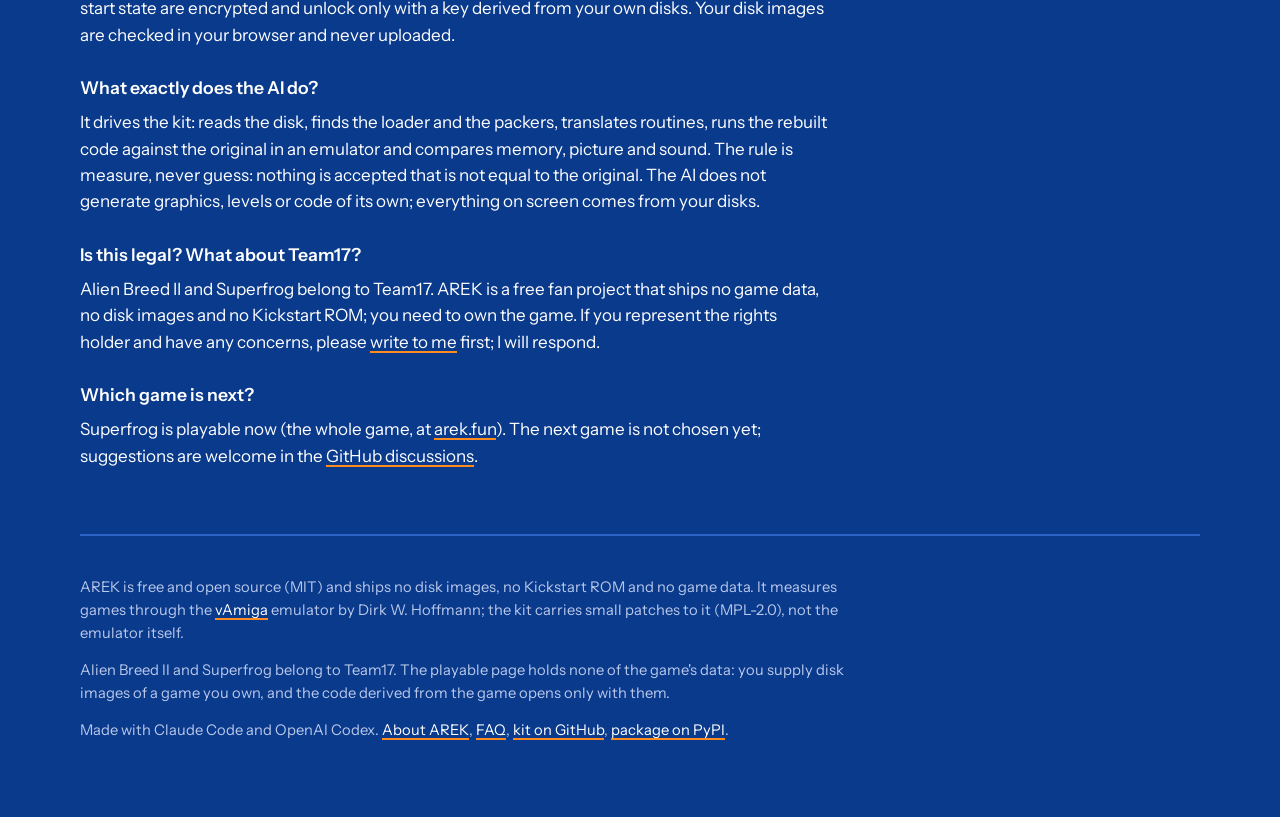
<file: docs/faq.html>
<!doctype html>
<html lang="en">
<head>
<meta charset="utf-8">
<meta name="viewport" content="width=device-width, initial-scale=1">
<title>AREK: questions and answers</title>
<meta name="description" content="Emulator or port, VRR monitors, input lag, which disk images work, what the page contains, what the AI does, Team17, the next game.">
<link rel="canonical" href="https://smikes75.github.io/amiga-re-kit/faq.html">
<link rel="alternate" hreflang="en" href="https://smikes75.github.io/amiga-re-kit/faq.html">
<link rel="alternate" hreflang="cs" href="https://smikes75.github.io/amiga-re-kit/faq.cs.html">
<meta property="og:type" content="website">
<meta property="og:site_name" content="AREK">
<meta property="og:title" content="AREK: questions and answers">
<meta property="og:description" content="Emulator or port, VRR monitors, input lag, which disk images work, what the page contains, what the AI does, Team17, the next game.">
<meta property="og:url" content="https://smikes75.github.io/amiga-re-kit/faq.html">
<meta property="og:image" content="https://smikes75.github.io/amiga-re-kit/img/og.png">
<meta property="og:image:width" content="1200">
<meta property="og:image:height" content="630">
<meta property="og:image:alt" content="Alien Breed II in the AREK rebuild: the original window next to the wider view">
<meta property="og:locale" content="en_US">
<meta name="twitter:card" content="summary_large_image">
<meta name="twitter:title" content="AREK: questions and answers">
<meta name="twitter:description" content="Emulator or port, VRR monitors, input lag, which disk images work, what the page contains, what the AI does, Team17, the next game.">
<meta name="twitter:image" content="https://smikes75.github.io/amiga-re-kit/img/og.png">
<link rel="icon" href="img/favicon.svg" type="image/svg+xml">
<link rel="icon" href="img/favicon-32.png" sizes="32x32" type="image/png">
<link rel="apple-touch-icon" href="img/apple-touch-icon.png">
<link rel="preconnect" href="https://fonts.googleapis.com">
<link rel="stylesheet" href="https://fonts.googleapis.com/css2?family=Instrument+Sans:ital,wght@0,400;0,500;0,600;1,400&family=JetBrains+Mono:wght@400;600&display=swap">
<style>
  :root {
    --blue: #0a3a8c;        /* Workbench 1.3 blue, a shade deeper */
    --blue-2: #10479f;
    --line: #2d63c4;
    --ink: #ffffff;
    --muted: #b9c8ea;
    --orange: #ff8a1f;      /* Workbench orange */
    --sand: #ffd27a;
    --black: #000000;
    --sans: "Instrument Sans", system-ui, -apple-system, "Segoe UI", sans-serif;
    --mono: "JetBrains Mono", ui-monospace, "SF Mono", Menlo, Consolas, monospace;
  }
  * { box-sizing: border-box; }
  html { background: var(--blue); }
  body {
    margin: 0; color: var(--ink); background: var(--blue);
    font-family: var(--sans); font-size: 17px; line-height: 1.55;
    -webkit-font-smoothing: antialiased;
  }
  a { color: var(--ink); text-decoration-color: var(--orange); text-decoration-thickness: 2px; text-underline-offset: 3px; }
  a:hover { color: var(--sand); }
  a:focus-visible, button:focus-visible { outline: 3px solid var(--orange); outline-offset: 3px; }
  code, pre { font-family: var(--mono); }
  code { font-size: .9em; background: rgba(0,0,0,.35); padding: .05em .35em; border-radius: 3px; }
  pre {
    background: var(--black); color: var(--ink); padding: 18px 20px; margin: 0;
    font-size: 14px; line-height: 1.5; overflow-x: auto; border-left: 6px solid var(--orange);
  }
  pre code { background: none; padding: 0; font-size: inherit; }
  h1, h2, h3 { font-weight: 600; letter-spacing: -.01em; line-height: 1.15; margin: 0; }
  h1 { font-size: clamp(2rem, 4.6vw, 3.4rem); max-width: 20ch; }
  h2 { font-size: clamp(1.5rem, 3vw, 2.1rem); margin-bottom: .6em; }
  h3 { font-size: 1.15rem; margin: 0 0 .3em; }
  p { margin: 0 0 1em; max-width: 64ch; }
  .wrap { width: min(1120px, 100% - 32px); margin: 0 auto; }

  header.top {
    position: sticky; top: 0; z-index: 10; background: var(--blue);
    display: flex; justify-content: space-between; align-items: baseline; gap: 24px; flex-wrap: wrap;
    padding: 22px 0; border-bottom: 2px solid var(--line);
  }
  header.top .name { font-weight: 600; font-size: 1.05rem; text-decoration: none; }
  header.top nav a { margin-left: 22px; font-size: .95rem; }

  .hero { padding: 48px 0 20px; }
  .hero .lede { font-size: 1.15rem; margin-top: 1em; }
  .hero .btn { margin: 0 8px 8px 0; }

  .btn {
    background: var(--orange); color: var(--black); border: 0; padding: 9px 16px; font: inherit;
    font-weight: 600; cursor: pointer; text-decoration: none; display: inline-block;
  }
  .btn:hover { background: var(--sand); color: var(--black); }
  .btn.quiet { background: transparent; color: var(--ink); box-shadow: inset 0 0 0 2px var(--muted); }
  .btn.quiet:hover { box-shadow: inset 0 0 0 2px var(--orange); color: var(--ink); }
  .btn.quiet[aria-pressed=true], .btn.quiet[aria-pressed=true]:hover { background: var(--ink); color: var(--blue); box-shadow: none; }

  section { padding: 48px 0; border-top: 2px solid var(--line); }

  .steps { counter-reset: s; list-style: none; padding: 0; margin: 0; max-width: 72ch; }
  .steps li { counter-increment: s; display: grid; grid-template-columns: 2.4em 1fr; gap: 12px; padding: 14px 0; border-top: 1px solid var(--line); }
  .steps li::before { content: counter(s); font-family: var(--mono); color: var(--orange); font-size: 1.3rem; line-height: 1.2; }
  .steps li strong { display: block; font-weight: 600; }
  .steps li p { margin: .2em 0 0; color: var(--muted); }

  .shot { margin: 0 0 14px; line-height: 0; }
  .shot img { display: block; max-width: 100%; height: auto; background: var(--black); border: 2px solid var(--black); image-rendering: pixelated; }
  .shot figcaption { line-height: 1.4; color: var(--muted); font-size: .85rem; margin-top: 6px; }


  .facts { list-style: none; padding: 0; margin: 0 0 1.2em; display: flex; flex-wrap: wrap; gap: 6px 22px; color: var(--muted); font-size: .95rem; }
  .facts b { color: var(--ink); font-weight: 600; font-family: var(--mono); }

  /* the videos: the rebuild running, recorded from a browser */
  .videos { display: grid; grid-template-columns: minmax(0, 2fr) minmax(0, 3fr); gap: 28px 32px; margin-top: 18px; align-items: start; }   /* the wider view gets the larger frame */
  .video { margin: 0; }
  .video video { display: block; width: 100%; height: auto; background: var(--black); border: 2px solid var(--black); }
  .video figcaption { color: var(--muted); font-size: .95rem; margin-top: 8px; max-width: 60ch; }
  .game { display: grid; grid-template-columns: minmax(0, 448px) minmax(0, 1fr); gap: 24px 40px; align-items: start; margin-top: 12px; }
  .game .meta { color: var(--muted); margin: 0 0 .8em; }
  .pair { display: grid; grid-template-columns: minmax(0, 840fr) minmax(0, 1080fr); gap: 24px; align-items: end; margin-top: 18px; }
  .pair .shot img { image-rendering: auto; width: 100%; }
  .game ul { margin: 0 0 1.2em; padding-left: 1.2em; max-width: 60ch; }
  .game li { margin-bottom: .4em; }
  .note { color: var(--muted); font-size: .95rem; }
  .status { list-style: none; padding: 0; margin: 0; max-width: 72ch; }
  .status li { padding: 10px 0; border-top: 1px solid var(--line); }
  .status li strong { font-weight: 600; }
  .faq dt { font-weight: 600; margin-top: 26px; font-size: 1.1rem; }
  .faq dd { margin: 8px 0 0; max-width: 68ch; }
  .faq dd p { max-width: 68ch; }
  table { border-collapse: collapse; width: 100%; font-size: .9rem; max-width: 72ch; }
  th, td { text-align: left; padding: 7px 10px 7px 0; vertical-align: top; border-top: 1px solid var(--line); }
  th { font-weight: 600; border-top: 0; color: var(--muted); }
  td:first-child { font-family: var(--mono); font-size: .85rem; white-space: nowrap; }
  footer { padding: 40px 0 60px; border-top: 2px solid var(--line); color: var(--muted); font-size: .92rem; }
  footer p { max-width: 80ch; }

  @media (max-width: 860px) {
    .videos, .game, .pair { grid-template-columns: 1fr; gap: 0 28px; }
    .videos { gap: 28px; }
    header.top nav a { margin: 0 14px 0 0; }
    body { font-size: 16px; }
  }
  @media (max-width: 500px) {
    .shot img { image-rendering: auto; }   /* a scaled-down screenshot looks better smooth than pixelated */
  }
  /* the logo: a 3.5" floppy and a bitmap wordmark, 4 CSS px per cell, so every cell is whole device pixels */
  header.top { align-items: center; }
  header.top .name { display: block; line-height: 0; }
  header.top .name svg { display: block; }
  /* the header stays on screen; the page scrolls under it, anchors land below it */
  html { scroll-padding-top: 84px; }
  @media (max-width: 860px) {
    html { scroll-padding-top: 96px; }
    header.top { padding: 12px 0; gap: 6px 16px; }
    header.top .name svg { width: 99px; height: 24px; }
    header.top nav a { font-size: .9rem; white-space: nowrap; }
  }
</style>
<script data-goatcounter="https://arek.goatcounter.com/count" async src="//gc.zgo.at/count.js"></script>
</head>
<body>
<div class="wrap">
  <header class="top">
    <a class="name" href="./" aria-label="AREK"><svg xmlns="http://www.w3.org/2000/svg" viewBox="0 0 37 8" width="148" height="32" shape-rendering="crispEdges" aria-hidden="true" focusable="false"><path fill="#ff8a1f" d="M0 0h7v1h-7zM0 1h2v1h-2zM3 1h5v1h-5zM0 2h2v1h-2zM3 2h5v1h-5zM0 3h8v1h-8zM0 4h8v1h-8zM0 5h1v1h-1zM7 5h1v1h-1zM0 6h1v1h-1zM7 6h1v1h-1zM0 7h8v1h-8z"/><path fill="#ffd27a" d="M1 5h6v1h-6zM1 6h6v1h-6z"/><path fill="#ffffff" d="M11 1h4v1h-4zM10 2h1v1h-1zM15 2h1v1h-1zM10 3h1v1h-1zM15 3h1v1h-1zM10 4h6v1h-6zM10 5h1v1h-1zM15 5h1v1h-1zM10 6h1v1h-1zM15 6h1v1h-1zM10 7h1v1h-1zM15 7h1v1h-1zM17 1h5v1h-5zM17 2h1v1h-1zM22 2h1v1h-1zM17 3h1v1h-1zM22 3h1v1h-1zM17 4h5v1h-5zM17 5h1v1h-1zM20 5h1v1h-1zM17 6h1v1h-1zM21 6h1v1h-1zM17 7h1v1h-1zM22 7h1v1h-1zM24 1h6v1h-6zM24 2h1v1h-1zM24 3h1v1h-1zM24 4h5v1h-5zM24 5h1v1h-1zM24 6h1v1h-1zM24 7h6v1h-6zM31 1h1v1h-1zM36 1h1v1h-1zM31 2h1v1h-1zM35 2h1v1h-1zM31 3h1v1h-1zM34 3h1v1h-1zM31 4h3v1h-3zM31 5h1v1h-1zM34 5h1v1h-1zM31 6h1v1h-1zM35 6h1v1h-1zM31 7h1v1h-1zM36 7h1v1h-1z"/></svg></a>
    <nav>
      <a href="index.html">Home</a>
      <a href="about.html">About</a>
      <a href="kit.html">The kit</a>
      <a href="https://github.com/smikes75/amiga-re-kit">GitHub</a>
      <a href="faq.cs.html" lang="cs" hreflang="cs">Česky</a>
    </nav>
  </header>

  <div class="hero">
    <h1>Questions and answers</h1>
  </div>

  <section class="faq">
    <dl>
    <dt id="emu">Is this an emulator or a port?</dt>
    <dd><p>Neither. The game's own 68000 code from your disks is translated ahead of time into C and WebAssembly (static recompilation) and runs natively in the browser. The Amiga chipset, bus timing, Copper, Blitter, bitplanes, sprites, Paula, is a model checked against the vAmiga emulator. No processor is emulated at run time and no game logic has been rewritten by hand.</p></dd>
    <dt id="vrr">Why not just use an emulator with a variable-refresh (VRR) monitor?</dt>
    <dd><p>VRR removes the judder of 50 Hz on a 60 Hz screen, and for the Original mode that is a fine solution. But the game's main loop still moves its objects 25 times a second (the camera 50) and the window is still 330 pixels wide. The Enhanced mode interpolates the camera and the objects between game frames and draws a wider view from the game's own data, which no emulator setting can do.</p></dd>
    <dt id="lag">Does the Enhanced mode add input lag?</dt>
    <dd><p>Smoothing needs to know the next game frame before it can draw the step in between, so in Enhanced mode the camera is drawn about one game frame (20 ms) later. Exact numbers for the published build will follow once I have measured it.</p></dd>
    <dt id="disks">Which disk images work?</dt>
    <dd><p>The commonly preserved dumps of the Amiga 500 version (the Fairlight release, with and without trainer), disks 1 and 2 as <code>.adf</code>; the page unlocks by the game's files on the disks, not by one exact image. An original retail disk has not been verified yet: if you own one, please <a href="about.html#feedback">write to me</a>. The AGA version is not supported. The page tells you when a disk is not recognised. Each image below was started on the public build and reached level 1 (TOSEC names and the first 16 hex digits of their SHA-256):</p>
      <table>
        <thead><tr><th>image (TOSEC name after "Alien Breed II - The Horror Continues (1993)(Team 17)")</th><th>SHA-256</th></tr></thead>
        <tbody>
        <tr><td>[cr FLT](Disk 1 of 3)</td><td>fda8d13cc4077beb…</td></tr>
        <tr><td>[cr FLT](Disk 1 of 3)[a]</td><td>d21d472555553888…</td></tr>
        <tr><td>[cr FLT](Disk 1 of 3)[t +7 Backlash]</td><td>cb847dd10f0b6e3c…</td></tr>
        <tr><td>[cr FLT](Disk 1 of 3)[t +15 ZNT]</td><td>aba0f9402cbb9dcb…</td></tr>
        <tr><td>[cr FLT](Disk 1 of 3)[t +25 INS]</td><td>3bdba12d15705267…</td></tr>
        <tr><td>[cr FLT](Disk 1 of 3)[t +30 GOD]</td><td>aaf685378adb8499…</td></tr>
        <tr><td>[cr FLT](Disk 2 of 3)</td><td>30ab30957ba36e68…</td></tr>
        </tbody>
      </table></dd>
    <dt id="levels">Which levels are verified?</dt>
    <dd><p>The whole game runs and the whole game is playable at <a href="https://arek.fun/">arek.fun</a>. The Enhanced view, though, is tuned and checked level by level: the wider window, the earlier activation of objects and the sound routing all depend on how each level is built. Levels 1 and 2 of each game are the measured ones; the later levels run and are being checked as I play through them. If something looks wrong in a later level, it is more likely mine than the game's: please <a href="about.html#feedback">tell me</a>.</p></dd>
    <dt id="data">Does the page contain the game?</dt>
    <dd><p>No game data: no graphics, levels, music or code listings. The code derived from the game and its start state are encrypted and unlock only with a key derived from your own disks. Your disk images are checked in your browser and never uploaded.</p></dd>
    <dt id="ai">What exactly does the AI do?</dt>
    <dd><p>It drives the kit: reads the disk, finds the loader and the packers, translates routines, runs the rebuilt code against the original in an emulator and compares memory, picture and sound. The rule is measure, never guess: nothing is accepted that is not equal to the original. The AI does not generate graphics, levels or code of its own; everything on screen comes from your disks.</p></dd>
    <dt id="legal">Is this legal? What about Team17?</dt>
    <dd><p>Alien Breed II and Superfrog belong to Team17. AREK is a free fan project that ships no game data, no disk images and no Kickstart ROM; you need to own the game. If you represent the rights holder and have any concerns, please <a href="about.html#feedback">write to me</a> first; I will respond.</p></dd>
    <dt id="next">Which game is next?</dt>
    <dd><p>Superfrog is playable now (the whole game, at <a href="https://arek.fun/superfrog/">arek.fun</a>). The next game is not chosen yet; suggestions are welcome in the <a href="https://github.com/smikes75/amiga-re-kit/discussions">GitHub discussions</a>.</p></dd>
    </dl>
  </section>

  <footer>
    <p>AREK is free and open source (MIT) and ships no disk images, no Kickstart ROM and no game data. It measures games through the <a href="https://github.com/dirkwhoffmann/vAmiga">vAmiga</a> emulator by Dirk W. Hoffmann; the kit carries small patches to it (MPL-2.0), not the emulator itself.</p>
    <p>Alien Breed II and Superfrog belong to Team17. The playable page holds none of the game's data: you supply disk images of a game you own, and the code derived from the game opens only with them.</p>
    <p>Made with Claude Code and OpenAI Codex. <a href="about.html">About AREK</a>, <a href="faq.html">FAQ</a>, <a href="https://github.com/smikes75/amiga-re-kit">kit on GitHub</a>, <a href="https://pypi.org/project/amiga-re-kit/">package on PyPI</a>.</p>
  </footer>
</div>
</body>
</html>
</file>
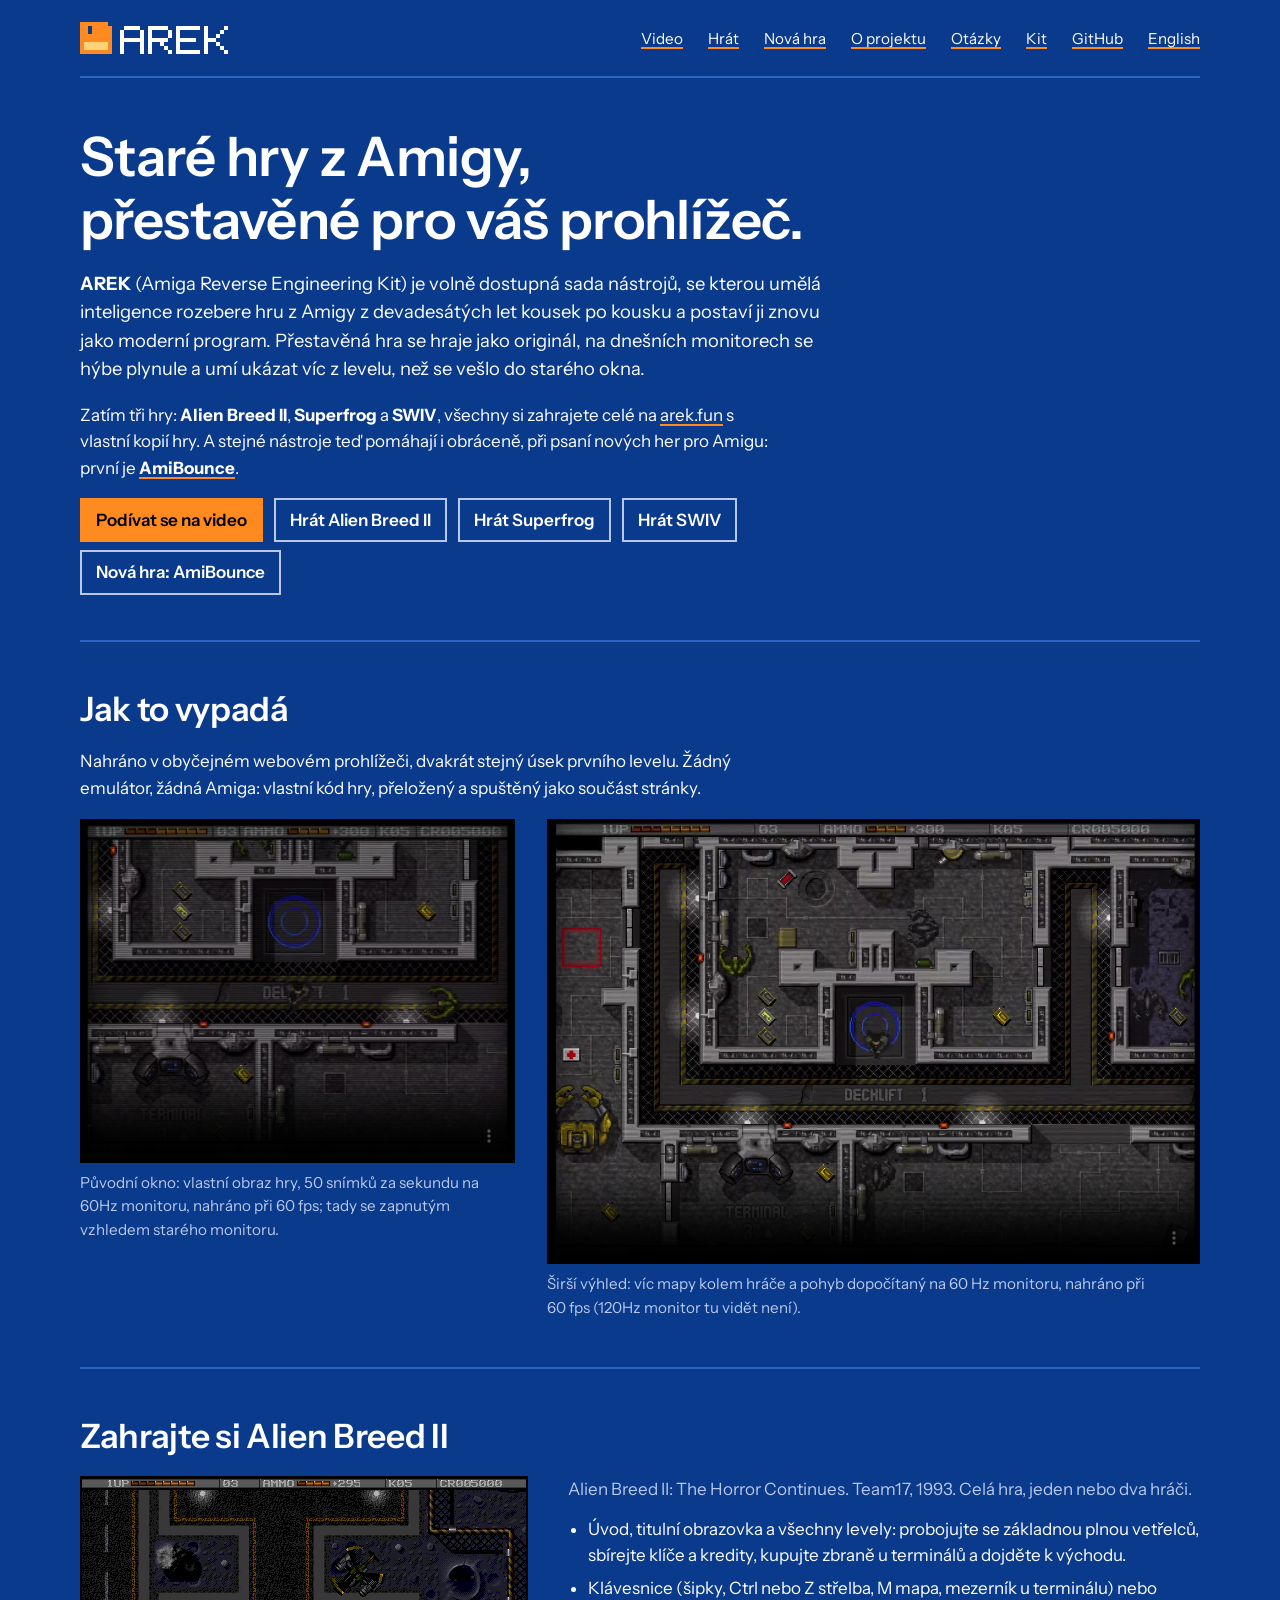
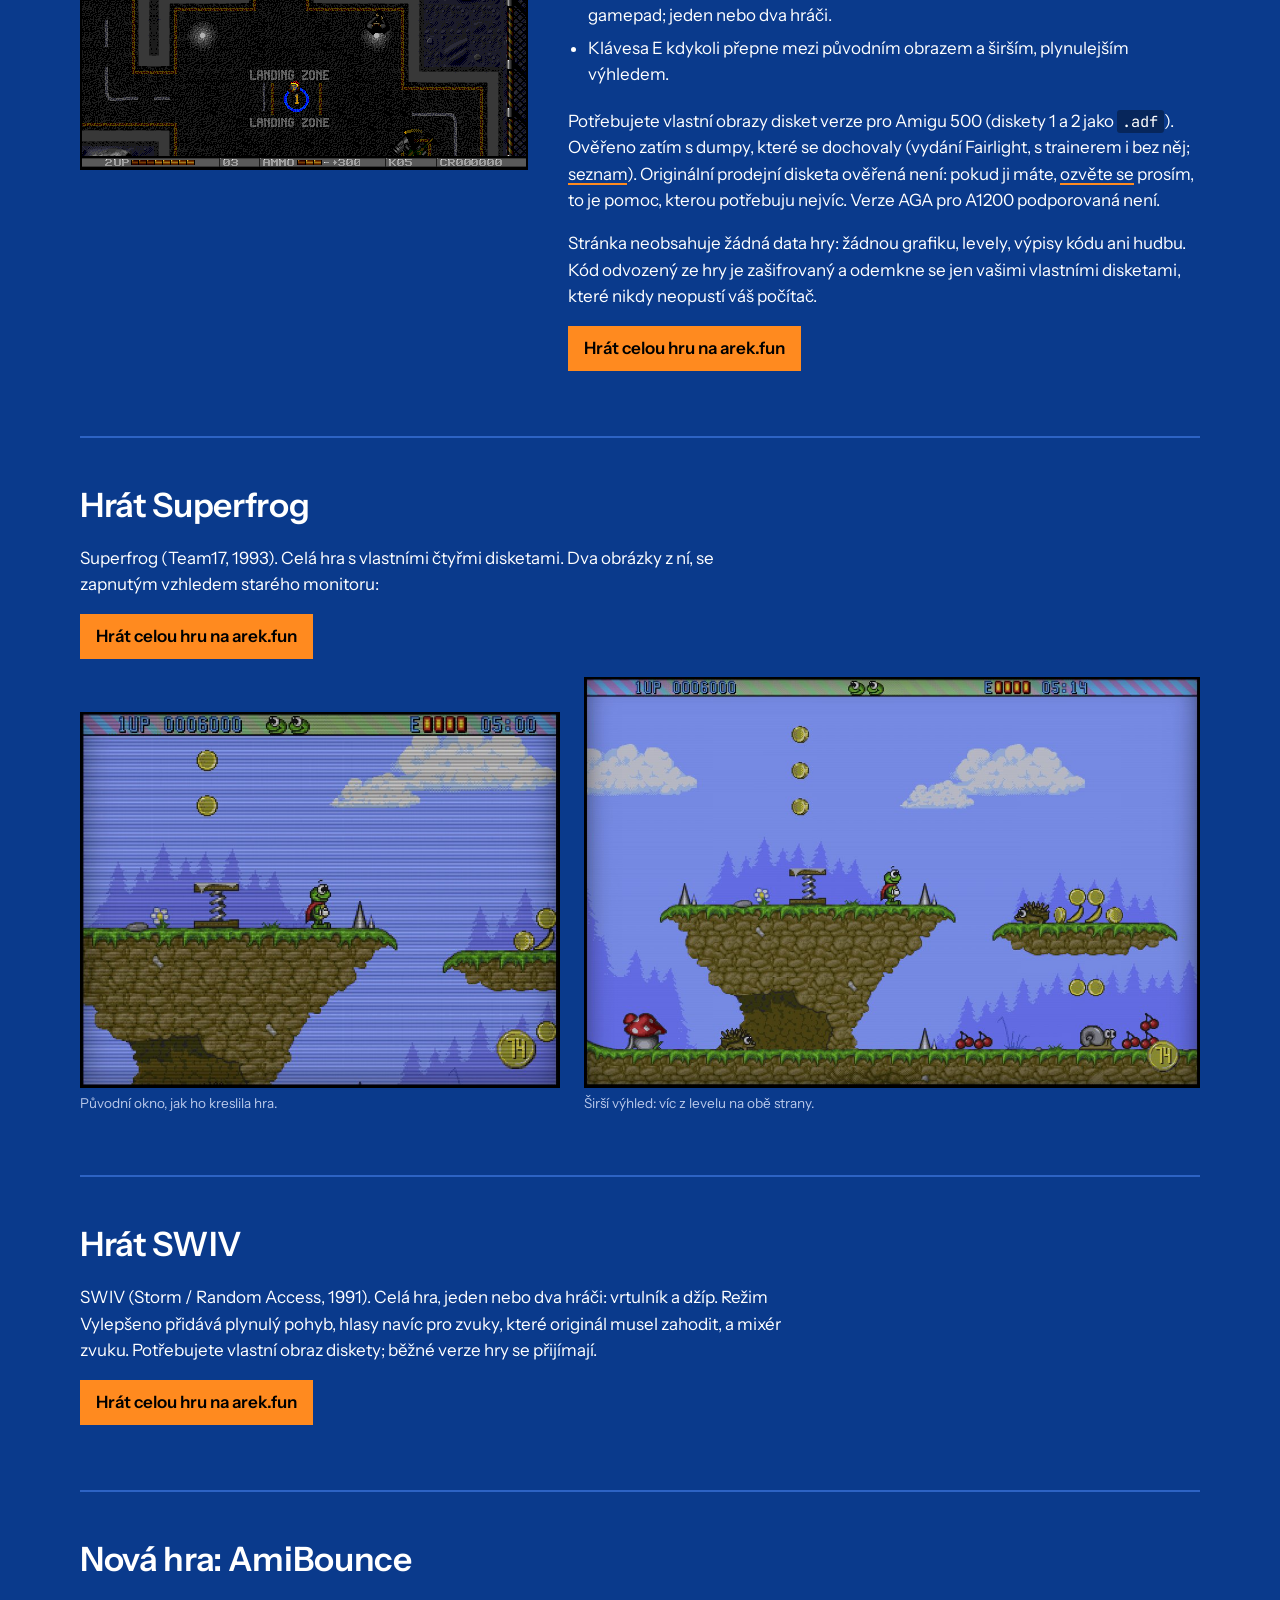
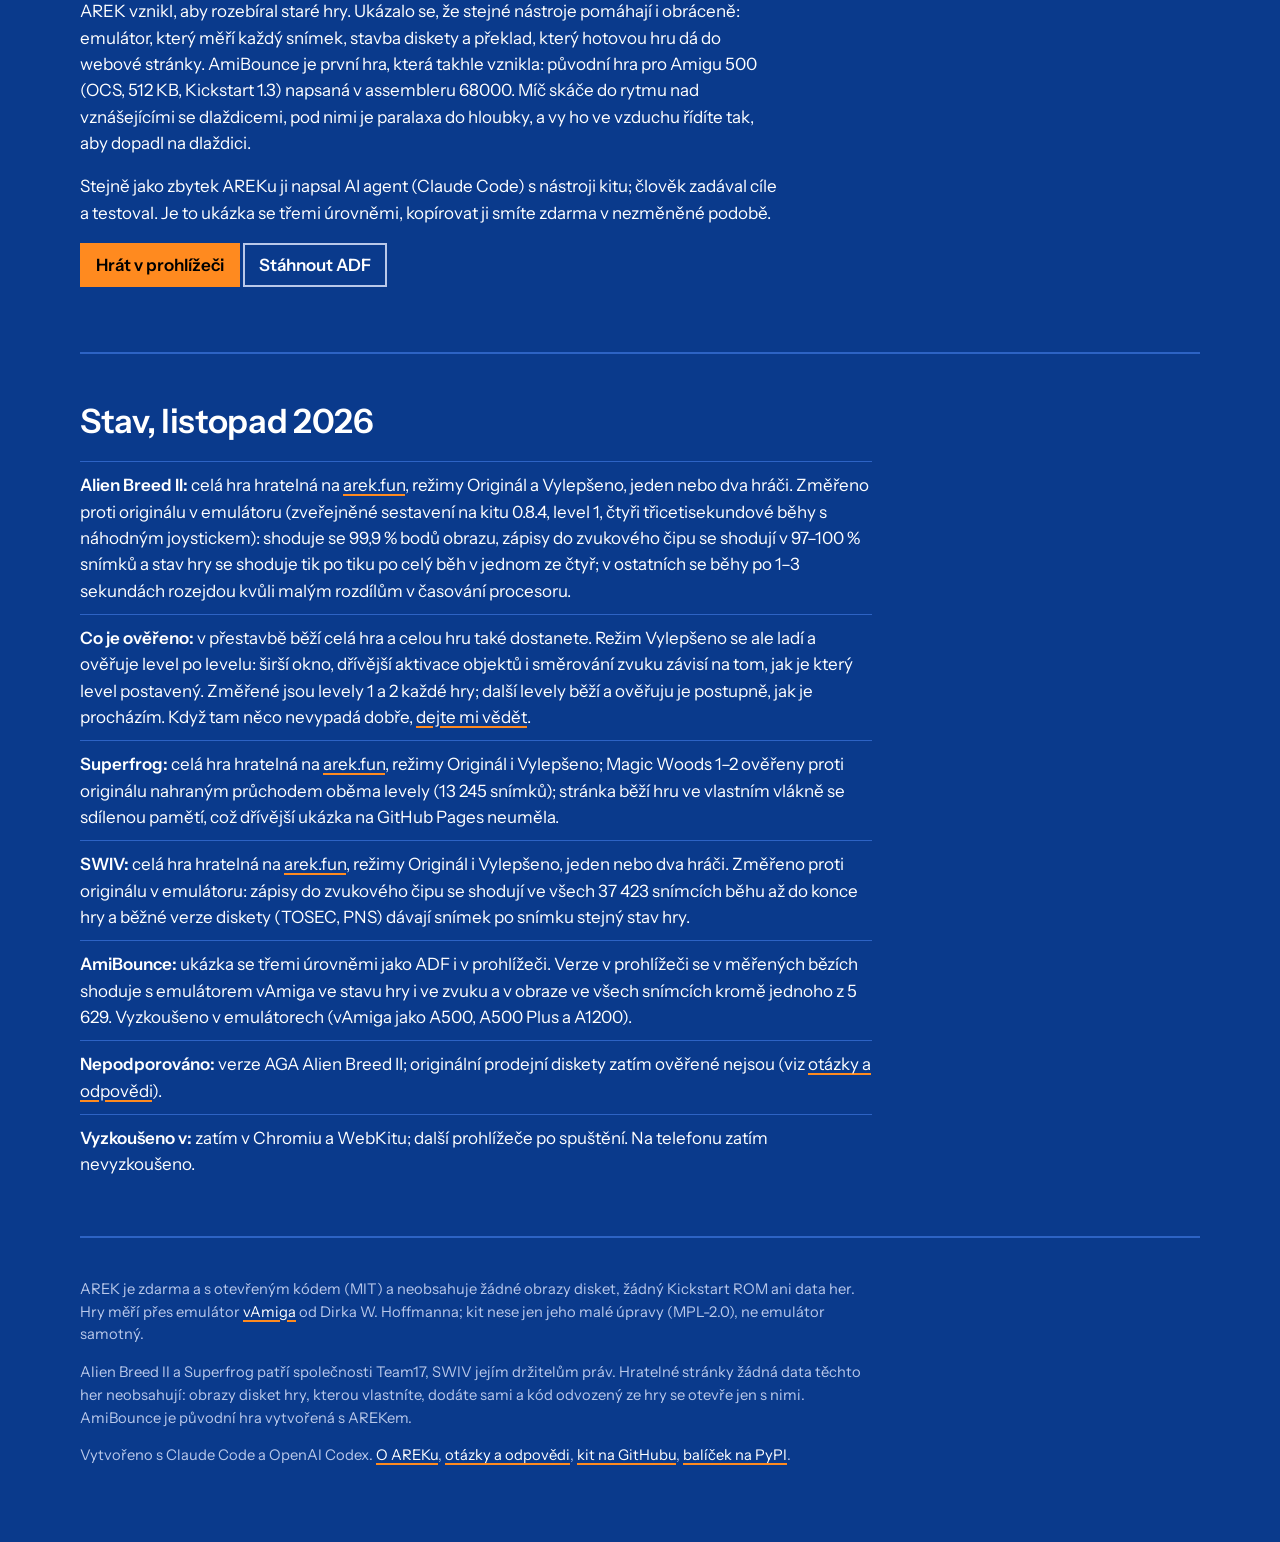
<file: docs/index.cs.html>
<!doctype html>
<html lang="cs">
<head>
<meta charset="utf-8">
<meta name="viewport" content="width=device-width, initial-scale=1">
<title>AREK: staré hry z Amigy, přestavěné pro prohlížeč</title>
<meta name="description" content="AREK: umělá inteligence rozebere starou hru z Amigy a postaví ji znovu pro prohlížeč. Alien Breed II a Superfrog, celé hry, s vlastními disketami na arek.fun.">
<link rel="canonical" href="https://smikes75.github.io/amiga-re-kit/index.cs.html">
<link rel="alternate" hreflang="cs" href="https://smikes75.github.io/amiga-re-kit/index.cs.html">
<link rel="alternate" hreflang="en" href="https://smikes75.github.io/amiga-re-kit/index.html">
<meta property="og:type" content="website">
<meta property="og:site_name" content="AREK">
<meta property="og:title" content="AREK: staré hry z Amigy, přestavěné pro prohlížeč">
<meta property="og:description" content="Alien Breed II přestavěný pro prohlížeč: věrně podle originálu, plynule na dnešních monitorech, se širším výhledem. Celá hra s vlastními disketami.">
<meta property="og:url" content="https://smikes75.github.io/amiga-re-kit/index.cs.html">
<meta property="og:image" content="https://smikes75.github.io/amiga-re-kit/img/og.png">
<meta property="og:image:width" content="1200">
<meta property="og:image:height" content="630">
<meta property="og:image:alt" content="Alien Breed II in the AREK rebuild: the original window next to the wider view">
<meta property="og:locale" content="cs_CZ">
<meta name="twitter:card" content="summary_large_image">
<meta name="twitter:title" content="AREK: staré hry z Amigy, přestavěné pro prohlížeč">
<meta name="twitter:description" content="Alien Breed II přestavěný pro prohlížeč: věrně podle originálu, plynule na dnešních monitorech, se širším výhledem. Celá hra s vlastními disketami.">
<meta name="twitter:image" content="https://smikes75.github.io/amiga-re-kit/img/og.png">
<link rel="icon" href="img/favicon.svg" type="image/svg+xml">
<link rel="icon" href="img/favicon-32.png" sizes="32x32" type="image/png">
<link rel="apple-touch-icon" href="img/apple-touch-icon.png">
<link rel="preconnect" href="https://fonts.googleapis.com">
<link rel="stylesheet" href="https://fonts.googleapis.com/css2?family=Instrument+Sans:ital,wght@0,400;0,500;0,600;1,400&family=JetBrains+Mono:wght@400;600&display=swap">
<style>
  :root {
    --blue: #0a3a8c;        /* Workbench 1.3 blue, a shade deeper */
    --blue-2: #10479f;
    --line: #2d63c4;
    --ink: #ffffff;
    --muted: #b9c8ea;
    --orange: #ff8a1f;      /* Workbench orange */
    --sand: #ffd27a;
    --black: #000000;
    --sans: "Instrument Sans", system-ui, -apple-system, "Segoe UI", sans-serif;
    --mono: "JetBrains Mono", ui-monospace, "SF Mono", Menlo, Consolas, monospace;
  }
  * { box-sizing: border-box; }
  html { background: var(--blue); }
  body {
    margin: 0; color: var(--ink); background: var(--blue);
    font-family: var(--sans); font-size: 17px; line-height: 1.55;
    -webkit-font-smoothing: antialiased;
  }
  a { color: var(--ink); text-decoration-color: var(--orange); text-decoration-thickness: 2px; text-underline-offset: 3px; }
  a:hover { color: var(--sand); }
  a:focus-visible, button:focus-visible { outline: 3px solid var(--orange); outline-offset: 3px; }
  code, pre { font-family: var(--mono); }
  code { font-size: .9em; background: rgba(0,0,0,.35); padding: .05em .35em; border-radius: 3px; }
  pre {
    background: var(--black); color: var(--ink); padding: 18px 20px; margin: 0;
    font-size: 14px; line-height: 1.5; overflow-x: auto; border-left: 6px solid var(--orange);
  }
  pre code { background: none; padding: 0; font-size: inherit; }
  h1, h2, h3 { font-weight: 600; letter-spacing: -.01em; line-height: 1.15; margin: 0; }
  h1 { font-size: clamp(2rem, 4.6vw, 3.4rem); max-width: 20ch; }
  h2 { font-size: clamp(1.5rem, 3vw, 2.1rem); margin-bottom: .6em; }
  h3 { font-size: 1.15rem; margin: 0 0 .3em; }
  p { margin: 0 0 1em; max-width: 64ch; }
  .wrap { width: min(1120px, 100% - 32px); margin: 0 auto; }

  header.top {
    position: sticky; top: 0; z-index: 10; background: var(--blue);
    display: flex; justify-content: space-between; align-items: baseline; gap: 24px; flex-wrap: wrap;
    padding: 22px 0; border-bottom: 2px solid var(--line);
  }
  header.top .name { font-weight: 600; font-size: 1.05rem; text-decoration: none; }
  header.top nav a { margin-left: 22px; font-size: .95rem; }

  .hero { padding: 48px 0 20px; }
  .hero .lede { font-size: 1.15rem; margin-top: 1em; }
  .hero .btn { margin: 0 8px 8px 0; }

  .btn {
    background: var(--orange); color: var(--black); border: 0; padding: 9px 16px; font: inherit;
    font-weight: 600; cursor: pointer; text-decoration: none; display: inline-block;
  }
  .btn:hover { background: var(--sand); color: var(--black); }
  .btn.quiet { background: transparent; color: var(--ink); box-shadow: inset 0 0 0 2px var(--muted); }
  .btn.quiet:hover { box-shadow: inset 0 0 0 2px var(--orange); color: var(--ink); }
  .btn.quiet[aria-pressed=true], .btn.quiet[aria-pressed=true]:hover { background: var(--ink); color: var(--blue); box-shadow: none; }

  section { padding: 48px 0; border-top: 2px solid var(--line); }

  .steps { counter-reset: s; list-style: none; padding: 0; margin: 0; max-width: 72ch; }
  .steps li { counter-increment: s; display: grid; grid-template-columns: 2.4em 1fr; gap: 12px; padding: 14px 0; border-top: 1px solid var(--line); }
  .steps li::before { content: counter(s); font-family: var(--mono); color: var(--orange); font-size: 1.3rem; line-height: 1.2; }
  .steps li strong { display: block; font-weight: 600; }
  .steps li p { margin: .2em 0 0; color: var(--muted); }

  .shot { margin: 0 0 14px; line-height: 0; }
  .shot img { display: block; max-width: 100%; height: auto; background: var(--black); border: 2px solid var(--black); image-rendering: pixelated; }
  .shot figcaption { line-height: 1.4; color: var(--muted); font-size: .85rem; margin-top: 6px; }


  .facts { list-style: none; padding: 0; margin: 0 0 1.2em; display: flex; flex-wrap: wrap; gap: 6px 22px; color: var(--muted); font-size: .95rem; }
  .facts b { color: var(--ink); font-weight: 600; font-family: var(--mono); }

  /* the videos: the rebuild running, recorded from a browser */
  .videos { display: grid; grid-template-columns: minmax(0, 2fr) minmax(0, 3fr); gap: 28px 32px; margin-top: 18px; align-items: start; }   /* the wider view gets the larger frame */
  .video { margin: 0; }
  .video video { display: block; width: 100%; height: auto; background: var(--black); border: 2px solid var(--black); }
  .video figcaption { color: var(--muted); font-size: .95rem; margin-top: 8px; max-width: 60ch; }
  .game { display: grid; grid-template-columns: minmax(0, 448px) minmax(0, 1fr); gap: 24px 40px; align-items: start; margin-top: 12px; }
  .game .meta { color: var(--muted); margin: 0 0 .8em; }
  .pair { display: grid; grid-template-columns: minmax(0, 840fr) minmax(0, 1080fr); gap: 24px; align-items: end; margin-top: 18px; }
  .pair .shot img { image-rendering: auto; width: 100%; }
  .game ul { margin: 0 0 1.2em; padding-left: 1.2em; max-width: 60ch; }
  .game li { margin-bottom: .4em; }
  .note { color: var(--muted); font-size: .95rem; }
  .status { list-style: none; padding: 0; margin: 0; max-width: 72ch; }
  .status li { padding: 10px 0; border-top: 1px solid var(--line); }
  .status li strong { font-weight: 600; }
  .faq dt { font-weight: 600; margin-top: 26px; font-size: 1.1rem; }
  .faq dd { margin: 8px 0 0; max-width: 68ch; }
  .faq dd p { max-width: 68ch; }
  table { border-collapse: collapse; width: 100%; font-size: .9rem; max-width: 72ch; }
  th, td { text-align: left; padding: 7px 10px 7px 0; vertical-align: top; border-top: 1px solid var(--line); }
  th { font-weight: 600; border-top: 0; color: var(--muted); }
  td:first-child { font-family: var(--mono); font-size: .85rem; white-space: nowrap; }
  footer { padding: 40px 0 60px; border-top: 2px solid var(--line); color: var(--muted); font-size: .92rem; }
  footer p { max-width: 80ch; }

  @media (max-width: 860px) {
    .videos, .game, .pair { grid-template-columns: 1fr; gap: 0 28px; }
    .videos { gap: 28px; }
    header.top nav a { margin: 0 14px 0 0; }
    body { font-size: 16px; }
  }
  @media (max-width: 500px) {
    .shot img { image-rendering: auto; }   /* a scaled-down screenshot looks better smooth than pixelated */
  }
  /* the logo: a 3.5" floppy and a bitmap wordmark, 4 CSS px per cell, so every cell is whole device pixels */
  header.top { align-items: center; }
  header.top .name { display: block; line-height: 0; }
  header.top .name svg { display: block; }
  /* the header stays on screen; the page scrolls under it, anchors land below it */
  html { scroll-padding-top: 84px; }
  @media (max-width: 860px) {
    html { scroll-padding-top: 96px; }
    header.top { padding: 12px 0; gap: 6px 16px; }
    header.top .name svg { width: 99px; height: 24px; }
    header.top nav a { font-size: .9rem; white-space: nowrap; }
  }
</style>
<script data-goatcounter="https://arek.goatcounter.com/count" async src="//gc.zgo.at/count.js"></script>
</head>
<body>
<div class="wrap">
  <header class="top">
    <a class="name" href="./" aria-label="AREK"><svg xmlns="http://www.w3.org/2000/svg" viewBox="0 0 37 8" width="148" height="32" shape-rendering="crispEdges" aria-hidden="true" focusable="false"><path fill="#ff8a1f" d="M0 0h7v1h-7zM0 1h2v1h-2zM3 1h5v1h-5zM0 2h2v1h-2zM3 2h5v1h-5zM0 3h8v1h-8zM0 4h8v1h-8zM0 5h1v1h-1zM7 5h1v1h-1zM0 6h1v1h-1zM7 6h1v1h-1zM0 7h8v1h-8z"/><path fill="#ffd27a" d="M1 5h6v1h-6zM1 6h6v1h-6z"/><path fill="#ffffff" d="M11 1h4v1h-4zM10 2h1v1h-1zM15 2h1v1h-1zM10 3h1v1h-1zM15 3h1v1h-1zM10 4h6v1h-6zM10 5h1v1h-1zM15 5h1v1h-1zM10 6h1v1h-1zM15 6h1v1h-1zM10 7h1v1h-1zM15 7h1v1h-1zM17 1h5v1h-5zM17 2h1v1h-1zM22 2h1v1h-1zM17 3h1v1h-1zM22 3h1v1h-1zM17 4h5v1h-5zM17 5h1v1h-1zM20 5h1v1h-1zM17 6h1v1h-1zM21 6h1v1h-1zM17 7h1v1h-1zM22 7h1v1h-1zM24 1h6v1h-6zM24 2h1v1h-1zM24 3h1v1h-1zM24 4h5v1h-5zM24 5h1v1h-1zM24 6h1v1h-1zM24 7h6v1h-6zM31 1h1v1h-1zM36 1h1v1h-1zM31 2h1v1h-1zM35 2h1v1h-1zM31 3h1v1h-1zM34 3h1v1h-1zM31 4h3v1h-3zM31 5h1v1h-1zM34 5h1v1h-1zM31 6h1v1h-1zM35 6h1v1h-1zM31 7h1v1h-1zM36 7h1v1h-1z"/></svg></a>
    <nav>
      <a href="#watch">Video</a>
      <a href="#play">Hrát</a>
      <a href="#new">Nová hra</a>
      <a href="about.cs.html">O projektu</a>
      <a href="faq.cs.html">Otázky</a>
      <a href="kit.cs.html">Kit</a>
      <a href="https://github.com/smikes75/amiga-re-kit">GitHub</a>
      <a href="index.html" lang="en" hreflang="en">English</a>
    </nav>
  </header>

  <div class="hero">
    <h1>Staré hry z Amigy, přestavěné pro váš prohlížeč.</h1>
    <p class="lede"><strong>AREK</strong> (Amiga Reverse Engineering Kit) je volně dostupná sada nástrojů, se kterou umělá inteligence rozebere hru z Amigy z devadesátých let kousek po kousku a postaví ji znovu jako moderní program. Přestavěná hra se hraje jako originál, na dnešních monitorech se hýbe plynule a umí ukázat víc z levelu, než se vešlo do starého okna.</p>
    <p>Zatím tři hry: <strong>Alien Breed II</strong>, <strong>Superfrog</strong> a <strong>SWIV</strong>, všechny si zahrajete celé na <a href="https://arek.fun/">arek.fun</a> s vlastní kopií hry. A stejné nástroje teď pomáhají i obráceně, při psaní nových her pro Amigu: první je <a href="#new"><strong>AmiBounce</strong></a>.</p>
    <p><a class="btn" href="#watch">Podívat se na video</a> <a class="btn quiet" href="#play">Hrát Alien Breed II</a> <a class="btn quiet" href="#next">Hrát Superfrog</a> <a class="btn quiet" href="#swiv">Hrát SWIV</a> <a class="btn quiet" href="#new">Nová hra: AmiBounce</a></p>
  </div>

  <section id="watch">
    <h2>Jak to vypadá</h2>
    <p>Nahráno v obyčejném webovém prohlížeči, dvakrát stejný úsek prvního levelu. Žádný emulátor, žádná Amiga: vlastní kód hry, přeložený a spuštěný jako součást stránky.</p>
    <div class="videos">
      <figure class="video">
        <video controls muted playsinline preload="metadata" poster="video/arek-1.jpg"><source src="video/arek-1.mp4" type="video/mp4"></video>
        <figcaption>Původní okno: vlastní obraz hry, 50 snímků za sekundu na 60Hz monitoru, nahráno při 60 fps; tady se zapnutým vzhledem starého monitoru.</figcaption>
      </figure>
      <figure class="video">
        <video controls muted playsinline preload="metadata" poster="video/arek-2.jpg"><source src="video/arek-2.mp4" type="video/mp4"></video>
        <figcaption>Širší výhled: víc mapy kolem hráče a pohyb dopočítaný na 60 Hz monitoru, nahráno při 60 fps (120Hz monitor tu vidět není).</figcaption>
      </figure>
    </div>
  </section>

  <section id="play">
    <h2>Zahrajte si Alien Breed II</h2>
    <div class="game">
      <figure class="shot"><img src="img/alienbreed2-enhanced.png" width="448" height="293" alt="Alien Breed II v přestavbě: přistávací plocha levelu 1 v širším výhledu"></figure>
      <div>
        <p class="meta">Alien Breed II: The Horror Continues. Team17, 1993. Celá hra, jeden nebo dva hráči.</p>
        <ul>
          <li>Úvod, titulní obrazovka a všechny levely: probojujte se základnou plnou vetřelců, sbírejte klíče a kredity, kupujte zbraně u terminálů a dojděte k východu.</li>
          <li>Klávesnice (šipky, Ctrl nebo Z střelba, M mapa, mezerník u terminálu) nebo gamepad; jeden nebo dva hráči.</li>
          <li>Klávesa E kdykoli přepne mezi původním obrazem a širším, plynulejším výhledem.</li>
        </ul>
        <p>Potřebujete vlastní obrazy disket verze pro Amigu 500 (diskety 1 a 2 jako <code>.adf</code>). Ověřeno zatím s dumpy, které se dochovaly (vydání Fairlight, s trainerem i bez něj; <a href="faq.cs.html#disks">seznam</a>). Originální prodejní disketa ověřená není: pokud ji máte, <a href="about.cs.html#feedback">ozvěte se</a> prosím, to je pomoc, kterou potřebuju nejvíc. Verze AGA pro A1200 podporovaná není.</p>
        <p>Stránka neobsahuje žádná data hry: žádnou grafiku, levely, výpisy kódu ani hudbu. Kód odvozený ze hry je zašifrovaný a odemkne se jen vašimi vlastními disketami, které nikdy neopustí váš počítač.</p>
        <p><a class="btn" href="https://arek.fun/alienbreed2/">Hrát celou hru na arek.fun</a></p>
      </div>
    </div>
  </section>

  <section id="next">
    <h2>Hrát Superfrog</h2>
    <p>Superfrog (Team17, 1993). Celá hra s vlastními čtyřmi disketami. Dva obrázky z ní, se zapnutým vzhledem starého monitoru:</p>
    <p><a class="btn" href="https://arek.fun/superfrog/">Hrát celou hru na arek.fun</a></p>
    <div class="pair">
      <figure class="shot"><img src="img/superfrog-original.jpg" width="840" height="658" alt="Superfrog v přestavbě, původní okno: žabák na travnaté římse, nad ním mince" loading="lazy"><figcaption>Původní okno, jak ho kreslila hra.</figcaption></figure>
      <figure class="shot"><img src="img/superfrog-wider.jpg" width="1080" height="719" alt="Superfrog v přestavbě, širší výhled: létající ostrovy, mince, ježek a šnek" loading="lazy"><figcaption>Širší výhled: víc z levelu na obě strany.</figcaption></figure>
    </div>
  </section>

  <section id="swiv">
    <h2>Hrát SWIV</h2>
    <p>SWIV (Storm / Random Access, 1991). Celá hra, jeden nebo dva hráči: vrtulník a džíp. Režim Vylepšeno přidává plynulý pohyb, hlasy navíc pro zvuky, které originál musel zahodit, a mixér zvuku. Potřebujete vlastní obraz diskety; běžné verze hry se přijímají.</p>
    <p><a class="btn" href="https://arek.fun/swiv/">Hrát celou hru na arek.fun</a></p>
  </section>

  <section id="new">
    <h2>Nová hra: AmiBounce</h2>
    <p>AREK vznikl, aby rozebíral staré hry. Ukázalo se, že stejné nástroje pomáhají i obráceně: emulátor, který měří každý snímek, stavba diskety a překlad, který hotovou hru dá do webové stránky. AmiBounce je první hra, která takhle vznikla: původní hra pro Amigu 500 (OCS, 512 KB, Kickstart 1.3) napsaná v assembleru 68000. Míč skáče do rytmu nad vznášejícími se dlaždicemi, pod nimi je paralaxa do hloubky, a vy ho ve vzduchu řídíte tak, aby dopadl na dlaždici.</p>
    <p>Stejně jako zbytek AREKu ji napsal AI agent (Claude Code) s nástroji kitu; člověk zadával cíle a testoval. Je to ukázka se třemi úrovněmi, kopírovat ji smíte zdarma v nezměněné podobě.</p>
    <p><a class="btn" href="https://arek.fun/amibounce/">Hrát v prohlížeči</a> <a class="btn quiet" href="https://arek.fun/amibounce/download/AmiBounce-demo.adf">Stáhnout ADF</a></p>
  </section>

  <section id="status">
    <h2>Stav, listopad 2026</h2>
    <ul class="status">
      <li><strong>Alien Breed II:</strong> celá hra hratelná na <a href="https://arek.fun/alienbreed2/">arek.fun</a>, režimy Originál a Vylepšeno, jeden nebo dva hráči. Změřeno proti originálu v emulátoru (zveřejněné sestavení na kitu 0.8.4, level 1, čtyři třicetisekundové běhy s náhodným joystickem): shoduje se 99,9 % bodů obrazu, zápisy do zvukového čipu se shodují v 97–100 % snímků a stav hry se shoduje tik po tiku po celý běh v jednom ze čtyř; v ostatních se běhy po 1–3 sekundách rozejdou kvůli malým rozdílům v časování procesoru.</li>
      <li><strong>Co je ověřeno:</strong> v přestavbě běží celá hra a celou hru také dostanete. Režim Vylepšeno se ale ladí a ověřuje level po levelu: širší okno, dřívější aktivace objektů i směrování zvuku závisí na tom, jak je který level postavený. Změřené jsou levely 1 a 2 každé hry; další levely běží a ověřuju je postupně, jak je procházím. Když tam něco nevypadá dobře, <a href="about.cs.html#feedback">dejte mi vědět</a>.</li>
      <li><strong>Superfrog:</strong> celá hra hratelná na <a href="https://arek.fun/superfrog/">arek.fun</a>, režimy Originál i Vylepšeno; Magic Woods 1–2 ověřeny proti originálu nahraným průchodem oběma levely (13 245 snímků); stránka běží hru ve vlastním vlákně se sdílenou pamětí, což dřívější ukázka na GitHub Pages neuměla.</li>
      <li><strong>SWIV:</strong> celá hra hratelná na <a href="https://arek.fun/swiv/">arek.fun</a>, režimy Originál i Vylepšeno, jeden nebo dva hráči. Změřeno proti originálu v emulátoru: zápisy do zvukového čipu se shodují ve všech 37 423 snímcích běhu až do konce hry a běžné verze diskety (TOSEC, PNS) dávají snímek po snímku stejný stav hry.</li>
      <li><strong>AmiBounce:</strong> ukázka se třemi úrovněmi jako ADF i v prohlížeči. Verze v prohlížeči se v měřených bězích shoduje s emulátorem vAmiga ve stavu hry i ve zvuku a v obraze ve všech snímcích kromě jednoho z 5 629. Vyzkoušeno v emulátorech (vAmiga jako A500, A500 Plus a A1200).</li>
      <li><strong>Nepodporováno:</strong> verze AGA Alien Breed II; originální prodejní diskety zatím ověřené nejsou (viz <a href="faq.cs.html#disks">otázky a odpovědi</a>).</li>
      <li><strong>Vyzkoušeno v:</strong> zatím v Chromiu a WebKitu; další prohlížeče po spuštění. Na telefonu zatím nevyzkoušeno.</li>
    </ul>
  </section>

  <footer>
    <p>AREK je zdarma a s otevřeným kódem (MIT) a neobsahuje žádné obrazy disket, žádný Kickstart ROM ani data her. Hry měří přes emulátor <a href="https://github.com/dirkwhoffmann/vAmiga">vAmiga</a> od Dirka W. Hoffmanna; kit nese jen jeho malé úpravy (MPL-2.0), ne emulátor samotný.</p>
    <p>Alien Breed II a Superfrog patří společnosti Team17, SWIV jejím držitelům práv. Hratelné stránky žádná data těchto her neobsahují: obrazy disket hry, kterou vlastníte, dodáte sami a kód odvozený ze hry se otevře jen s nimi. AmiBounce je původní hra vytvořená s AREKem.</p>
    <p>Vytvořeno s Claude Code a OpenAI Codex. <a href="about.cs.html">O AREKu</a>, <a href="faq.cs.html">otázky a odpovědi</a>, <a href="https://github.com/smikes75/amiga-re-kit">kit na GitHubu</a>, <a href="https://pypi.org/project/amiga-re-kit/">balíček na PyPI</a>.</p>
  </footer>
</div>
</body>
</html>
</file>
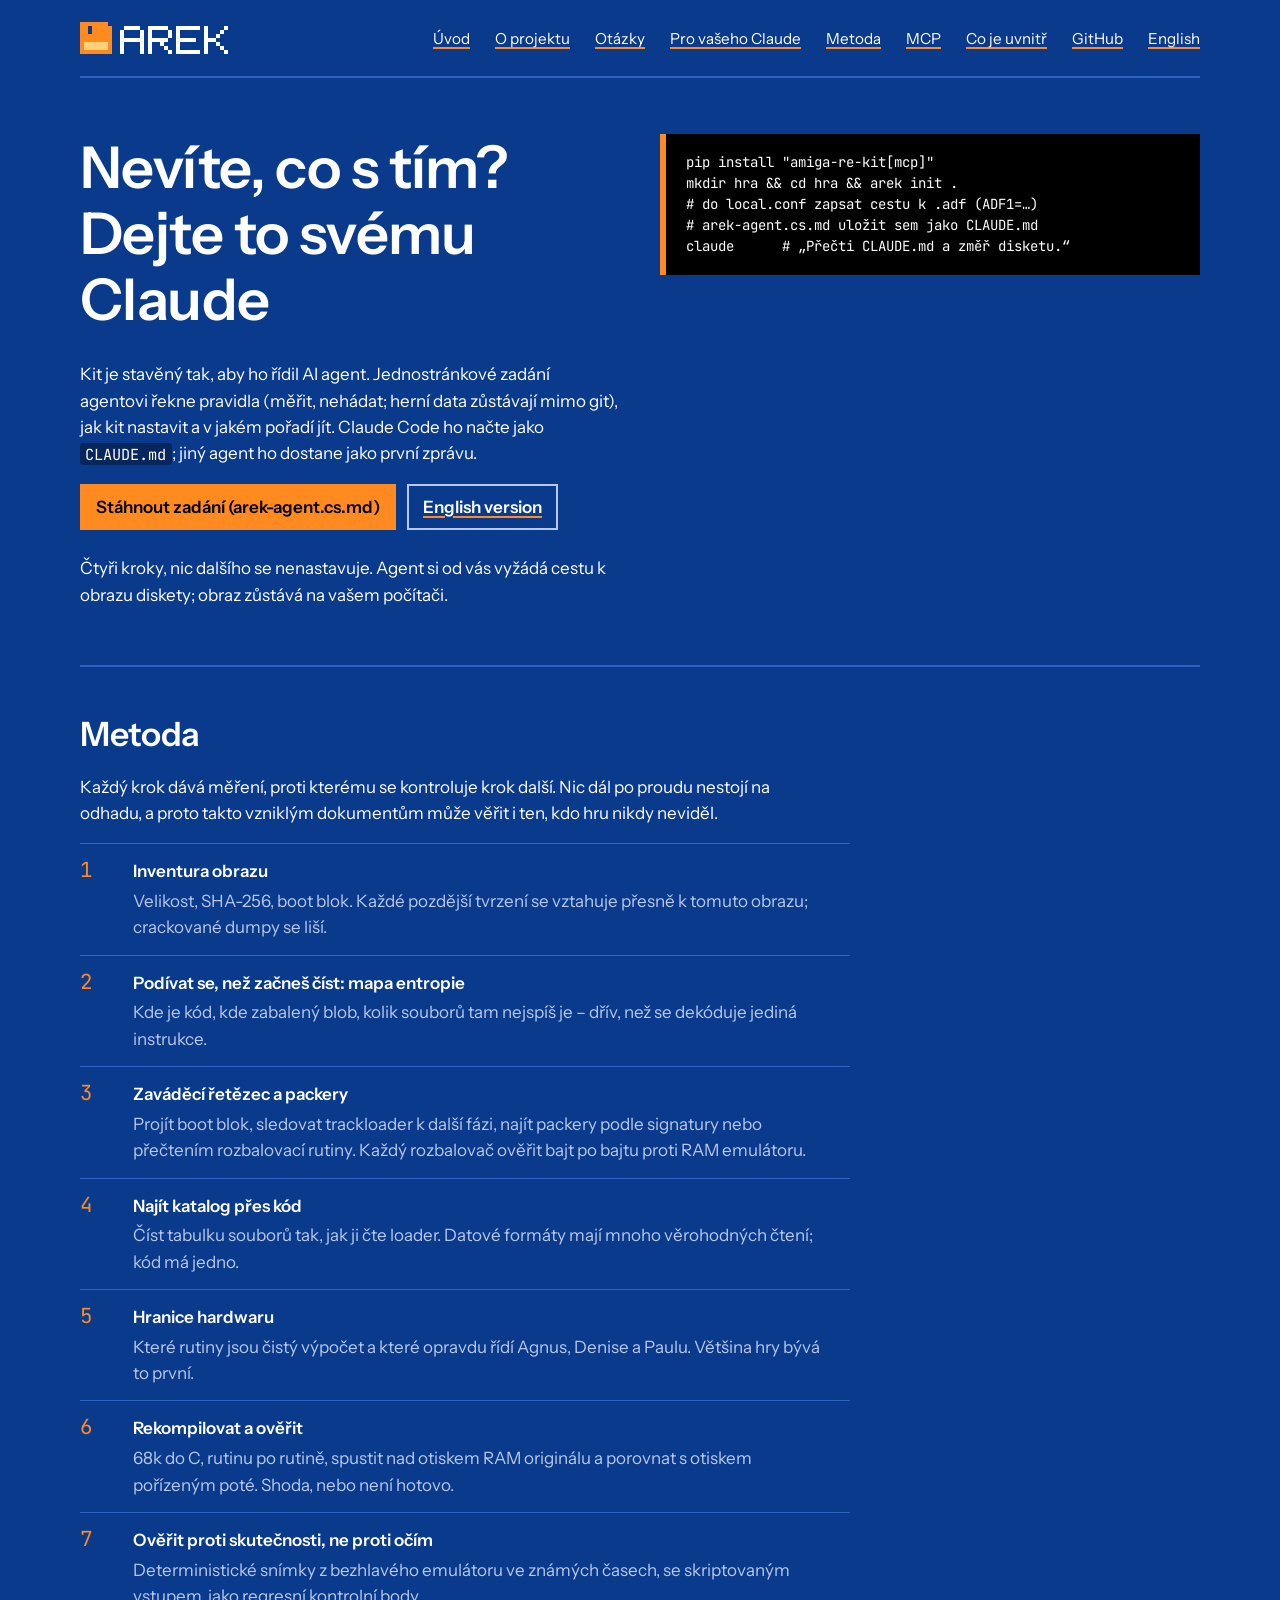
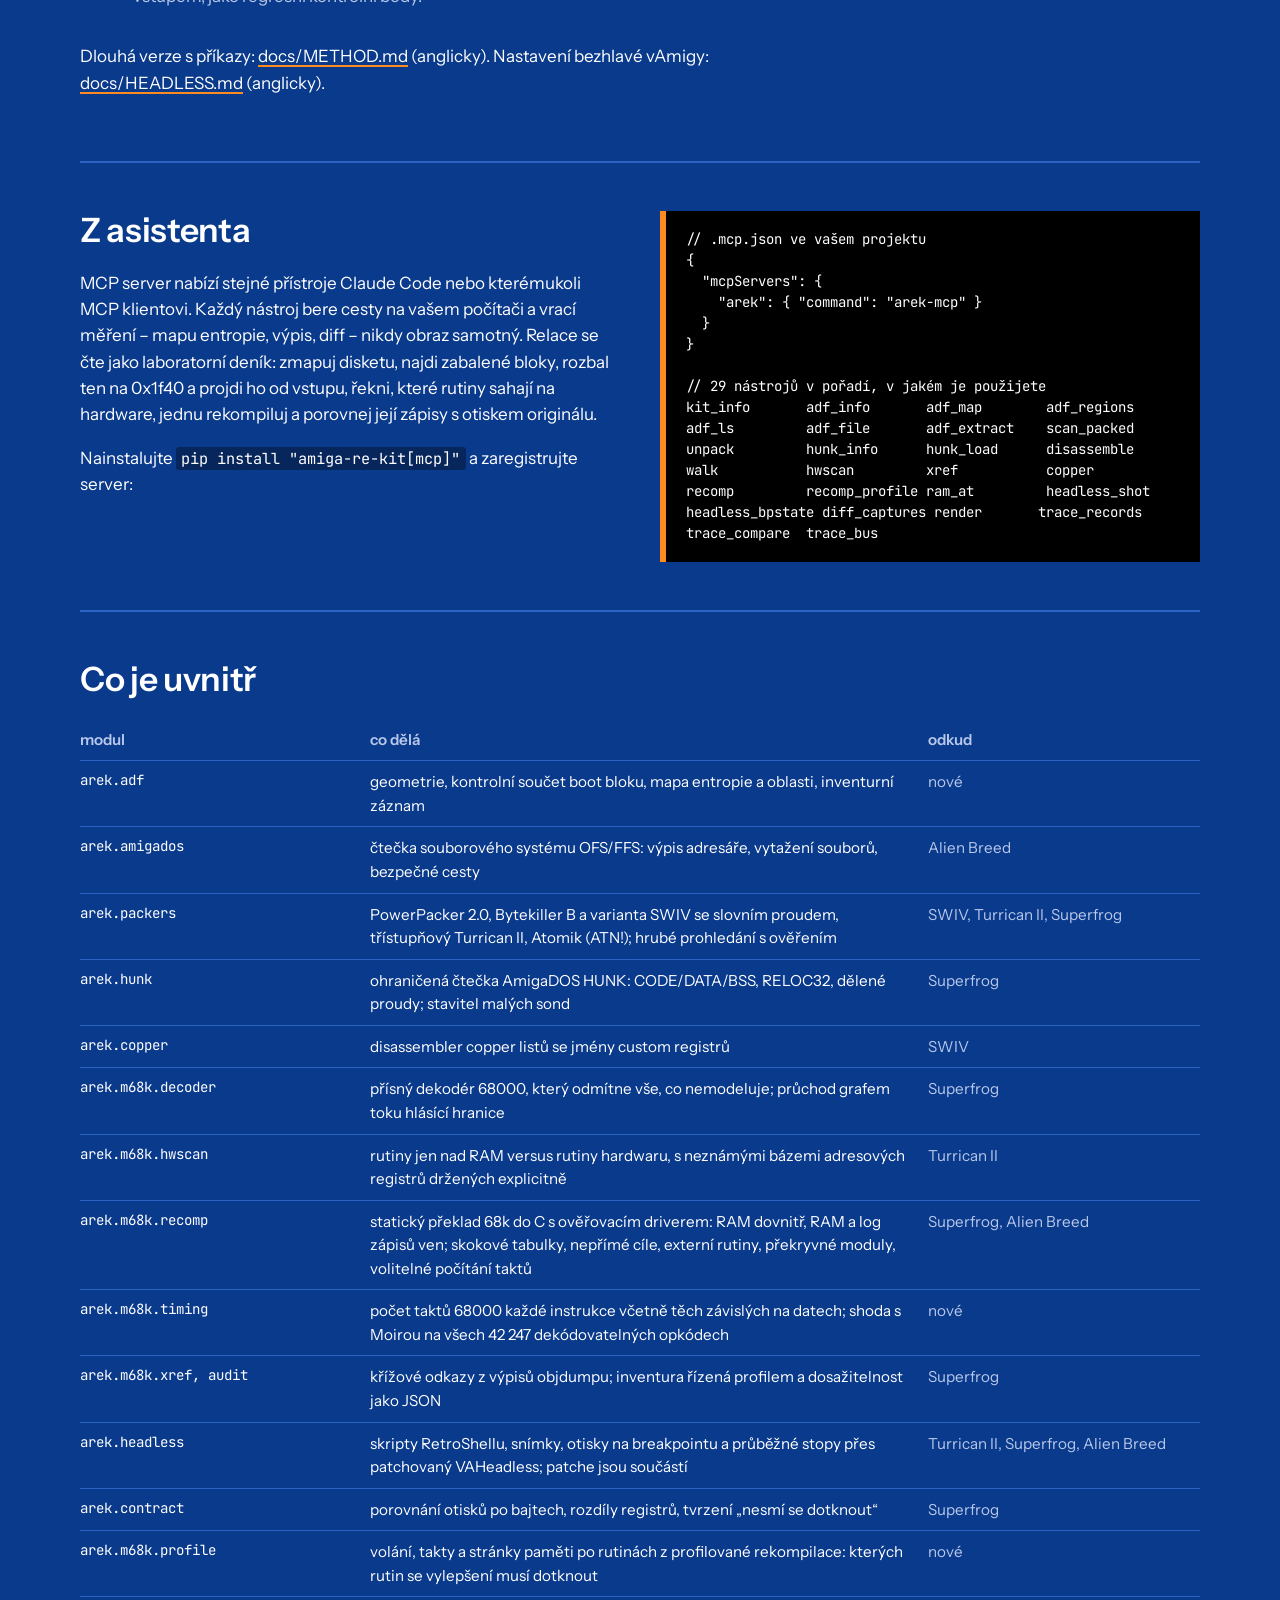
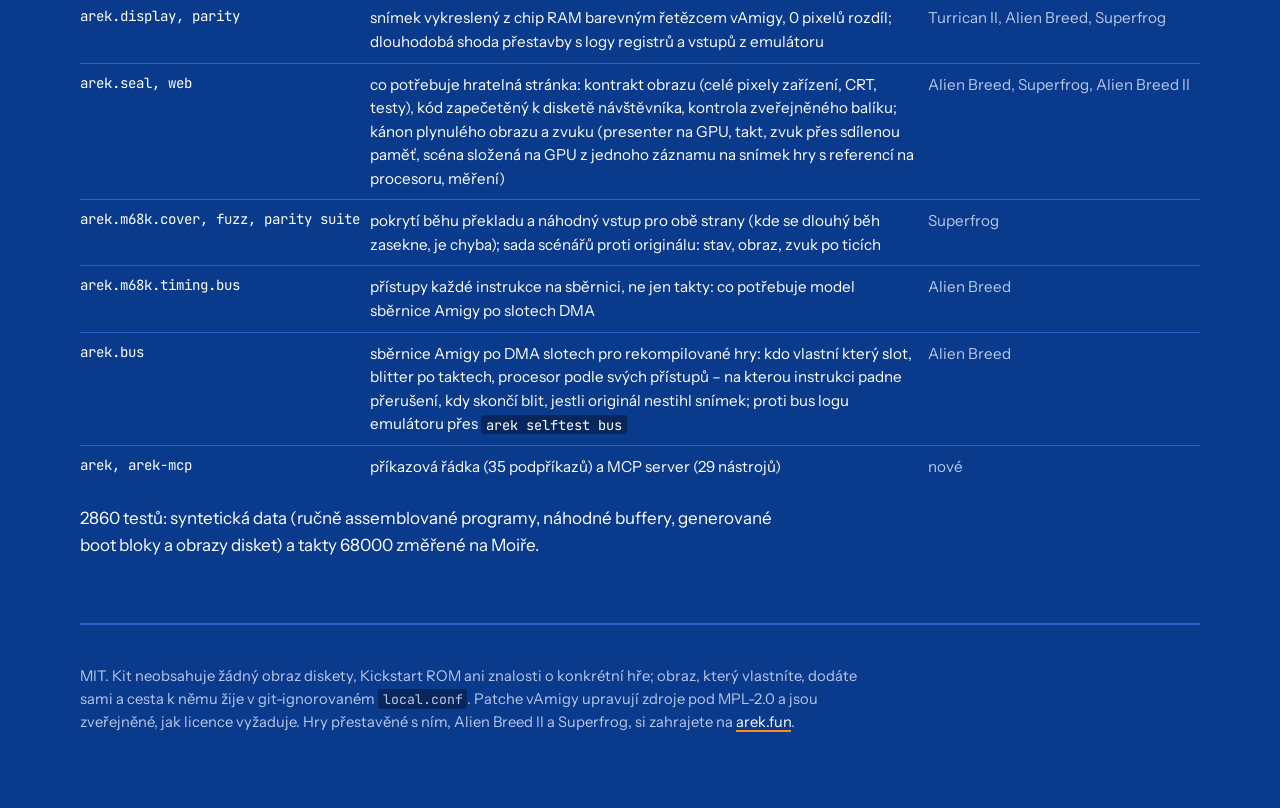
<file: docs/kit.cs.html>
<!doctype html>
<html lang="cs">
<head>
<meta charset="utf-8">
<meta name="viewport" content="width=device-width, initial-scale=1">
<title>AREK: kit</title>
<link rel="canonical" href="https://smikes75.github.io/amiga-re-kit/kit.cs.html">
<link rel="alternate" hreflang="en" href="https://smikes75.github.io/amiga-re-kit/kit.html">
<link rel="alternate" hreflang="cs" href="https://smikes75.github.io/amiga-re-kit/kit.cs.html">
<meta name="description" content="Nástroje pro měřené reverzní inženýrství disketových her z Amigy: mapy entropie, packery, přísný dekodér a rekompilátor 68000, snímky z bezhlavé vAmigy a MCP server. Přetáhněte vlastní .adf a uvidíte první měření.">
<meta property="og:type" content="website">
<meta property="og:site_name" content="AREK">
<meta property="og:title" content="AREK: kit">
<meta property="og:description" content="Nástroje pro měřené reverzní inženýrství disketových her z Amigy: mapy entropie, packery, přísný dekodér a rekompilátor 68000, snímky z bezhlavé vAmigy a MCP server. Přetáhněte vlastní .adf a uvidíte první měření.">
<meta property="og:url" content="https://smikes75.github.io/amiga-re-kit/kit.cs.html">
<meta property="og:image" content="https://smikes75.github.io/amiga-re-kit/img/og.png">
<meta property="og:image:width" content="1200">
<meta property="og:image:height" content="630">
<meta property="og:image:alt" content="Alien Breed II in the AREK rebuild: the original window next to the wider view">
<meta property="og:locale" content="cs_CZ">
<meta name="twitter:card" content="summary_large_image">
<meta name="twitter:title" content="AREK: kit">
<meta name="twitter:description" content="Nástroje pro měřené reverzní inženýrství disketových her z Amigy: mapy entropie, packery, přísný dekodér a rekompilátor 68000, snímky z bezhlavé vAmigy a MCP server. Přetáhněte vlastní .adf a uvidíte první měření.">
<meta name="twitter:image" content="https://smikes75.github.io/amiga-re-kit/img/og.png">
<link rel="icon" href="img/favicon.svg" type="image/svg+xml">
<link rel="icon" href="img/favicon-32.png" sizes="32x32" type="image/png">
<link rel="apple-touch-icon" href="img/apple-touch-icon.png">
<link rel="preconnect" href="https://fonts.googleapis.com">
<link rel="stylesheet" href="https://fonts.googleapis.com/css2?family=Instrument+Sans:ital,wght@0,400;0,500;0,600;1,400&family=JetBrains+Mono:wght@400;600&display=swap">
<style>
  :root {
    --blue: #0a3a8c;        /* Workbench 1.3 blue, a shade deeper */
    --blue-2: #10479f;
    --line: #2d63c4;
    --ink: #ffffff;
    --muted: #b9c8ea;
    --orange: #ff8a1f;      /* Workbench orange */
    --sand: #ffd27a;
    --sky: #4d8ff0;
    --black: #000000;
    --sans: "Instrument Sans", system-ui, -apple-system, "Segoe UI", sans-serif;
    --mono: "JetBrains Mono", ui-monospace, "SF Mono", Menlo, Consolas, monospace;
  }
  * { box-sizing: border-box; }
  html { background: var(--blue); }
  body {
    margin: 0; color: var(--ink); background: var(--blue);
    font-family: var(--sans); font-size: 17px; line-height: 1.55;
    -webkit-font-smoothing: antialiased;
  }
  a { color: var(--ink); text-decoration-color: var(--orange); text-decoration-thickness: 2px; text-underline-offset: 3px; }
  a:hover { color: var(--sand); }
  a:focus-visible, button:focus-visible, label:focus-within { outline: 3px solid var(--orange); outline-offset: 3px; }
  code, pre, .mono { font-family: var(--mono); }
  code { font-size: .9em; background: rgba(0,0,0,.35); padding: .05em .35em; border-radius: 3px; }
  pre {
    background: var(--black); color: var(--ink); padding: 18px 20px; margin: 0;
    font-size: 14px; line-height: 1.5; overflow-x: auto; border-left: 6px solid var(--orange);
  }
  pre code { background: none; padding: 0; font-size: inherit; }
  h1, h2, h3 { font-weight: 600; letter-spacing: -.01em; line-height: 1.15; margin: 0; }
  h1 { font-size: clamp(2.2rem, 5vw, 3.6rem); }
  h2 { font-size: clamp(1.5rem, 3vw, 2.1rem); margin-bottom: .6em; }
  h3 { font-size: 1.1rem; margin: 1.4em 0 .4em; }
  p { margin: 0 0 1em; max-width: 64ch; }
  .wrap { width: min(1120px, 100% - 32px); margin: 0 auto; }

  header.top {
    position: sticky; top: 0; z-index: 10; background: var(--blue);
    display: flex; justify-content: space-between; align-items: baseline; gap: 24px;
    padding: 22px 0; border-bottom: 2px solid var(--line);
  }
  header.top .name { font-weight: 600; font-size: 1.05rem; text-decoration: none; }
  header.top nav a { margin-left: 22px; font-size: .95rem; }

  .btn {
    background: var(--orange); color: var(--black); border: 0; padding: 10px 16px; font: inherit;
    font-weight: 600; cursor: pointer;
  }
  #claude .btn { display: inline-block; margin: 0 8px 8px 0; }
  .btn.quiet { background: transparent; color: var(--ink); box-shadow: inset 0 0 0 2px var(--muted); }
  .btn.quiet:hover { box-shadow: inset 0 0 0 2px var(--orange); color: var(--ink); }
  .btn:hover { background: var(--sand); }



  section { padding: 48px 0; border-top: 2px solid var(--line); }
  section.lead { border-top: 0; padding: 56px 0 40px; }
  section.lead h1 { margin-bottom: .5em; }
  .steps { counter-reset: s; list-style: none; padding: 0; margin: 0; max-width: 70ch; }
  .steps li { counter-increment: s; display: grid; grid-template-columns: 2.4em 1fr; gap: 12px; padding: 14px 0; border-top: 1px solid var(--line); }
  .steps li::before { content: counter(s); font-family: var(--mono); color: var(--orange); font-size: 1.3rem; line-height: 1.2; }
  .steps li strong { display: block; font-weight: 600; }
  .steps li p { margin: .2em 0 0; color: var(--muted); }

  table { border-collapse: collapse; width: 100%; font-size: .95rem; }
  th, td { text-align: left; padding: 9px 10px 9px 0; vertical-align: top; border-top: 1px solid var(--line); }
  th { font-weight: 600; border-top: 0; color: var(--muted); }
  td:first-child { font-family: var(--mono); font-size: .88rem; white-space: nowrap; }
  td:last-child { color: var(--muted); white-space: nowrap; }

  .two { display: grid; grid-template-columns: minmax(0, 1fr) minmax(0, 1fr); gap: 40px; align-items: start; }

  footer { padding: 40px 0 60px; border-top: 2px solid var(--line); color: var(--muted); font-size: .92rem; }
  footer p { max-width: 80ch; }

  @media (max-width: 860px) {
    .two { grid-template-columns: 1fr; gap: 28px; }
    header.top nav a { margin-left: 14px; }
    body { font-size: 16px; }
    td:first-child, td:last-child { white-space: normal; }
    th:last-child, td:last-child { display: none; }
  }
  /* the logo: a 3.5" floppy and a bitmap wordmark, 4 CSS px per cell, so every cell is whole device pixels */
  header.top { align-items: center; }
  header.top .name { display: block; line-height: 0; }
  header.top .name svg { display: block; }
  /* the header stays on screen; the page scrolls under it, anchors land below it */
  html { scroll-padding-top: 84px; }
  @media (max-width: 860px) {
    html { scroll-padding-top: 96px; }
    header.top { padding: 12px 0; gap: 6px 16px; }
    header.top .name svg { width: 99px; height: 24px; }
    header.top nav a { font-size: .9rem; white-space: nowrap; }
  }
</style>
<script data-goatcounter="https://arek.goatcounter.com/count" async src="//gc.zgo.at/count.js"></script>
</head>
<body>
<div class="wrap">
  <header class="top">
    <a class="name" href="index.cs.html" aria-label="AREK"><svg xmlns="http://www.w3.org/2000/svg" viewBox="0 0 37 8" width="148" height="32" shape-rendering="crispEdges" aria-hidden="true" focusable="false"><path fill="#ff8a1f" d="M0 0h7v1h-7zM0 1h2v1h-2zM3 1h5v1h-5zM0 2h2v1h-2zM3 2h5v1h-5zM0 3h8v1h-8zM0 4h8v1h-8zM0 5h1v1h-1zM7 5h1v1h-1zM0 6h1v1h-1zM7 6h1v1h-1zM0 7h8v1h-8z"/><path fill="#ffd27a" d="M1 5h6v1h-6zM1 6h6v1h-6z"/><path fill="#ffffff" d="M11 1h4v1h-4zM10 2h1v1h-1zM15 2h1v1h-1zM10 3h1v1h-1zM15 3h1v1h-1zM10 4h6v1h-6zM10 5h1v1h-1zM15 5h1v1h-1zM10 6h1v1h-1zM15 6h1v1h-1zM10 7h1v1h-1zM15 7h1v1h-1zM17 1h5v1h-5zM17 2h1v1h-1zM22 2h1v1h-1zM17 3h1v1h-1zM22 3h1v1h-1zM17 4h5v1h-5zM17 5h1v1h-1zM20 5h1v1h-1zM17 6h1v1h-1zM21 6h1v1h-1zM17 7h1v1h-1zM22 7h1v1h-1zM24 1h6v1h-6zM24 2h1v1h-1zM24 3h1v1h-1zM24 4h5v1h-5zM24 5h1v1h-1zM24 6h1v1h-1zM24 7h6v1h-6zM31 1h1v1h-1zM36 1h1v1h-1zM31 2h1v1h-1zM35 2h1v1h-1zM31 3h1v1h-1zM34 3h1v1h-1zM31 4h3v1h-3zM31 5h1v1h-1zM34 5h1v1h-1zM31 6h1v1h-1zM35 6h1v1h-1zM31 7h1v1h-1zM36 7h1v1h-1z"/></svg></a>
    <nav>
      <a href="index.cs.html">Úvod</a>
      <a href="about.cs.html">O projektu</a>
      <a href="faq.cs.html">Otázky</a>
      <a href="#claude">Pro vašeho Claude</a>
      <a href="#method">Metoda</a>
      <a href="#mcp">MCP</a>
      <a href="#inside">Co je uvnitř</a>
      <a href="https://github.com/smikes75/amiga-re-kit">GitHub</a>
      <a href="kit.html" lang="en" hreflang="en">English</a>
    </nav>
  </header>

  <section id="claude" class="lead">
    <div class="two">
      <div>
        <h1>Nevíte, co s tím? Dejte to svému Claude</h1>
        <p>Kit je stavěný tak, aby ho řídil AI agent. Jednostránkové zadání agentovi řekne pravidla (měřit, nehádat; herní data zůstávají mimo git), jak kit nastavit a v jakém pořadí jít. Claude Code ho načte jako <code>CLAUDE.md</code>; jiný agent ho dostane jako první zprávu.</p>
        <p><a class="btn" href="arek-agent.cs.md" download>Stáhnout zadání (arek-agent.cs.md)</a> <a class="btn quiet" href="arek-agent.md" download>English version</a></p>
        <p class="note">Čtyři kroky, nic dalšího se nenastavuje. Agent si od vás vyžádá cestu k obrazu diskety; obraz zůstává na vašem počítači.</p>
      </div>
      <pre><code>pip install "amiga-re-kit[mcp]"
mkdir hra && cd hra && arek init .
# do local.conf zapsat cestu k .adf (ADF1=…)
# arek-agent.cs.md uložit sem jako CLAUDE.md
claude      # „Přečti CLAUDE.md a změř disketu.“</code></pre>
    </div>
  </section>

  <section id="method">
    <h2>Metoda</h2>
    <p>Každý krok dává měření, proti kterému se kontroluje krok další. Nic dál po proudu nestojí na odhadu, a proto takto vzniklým dokumentům může věřit i ten, kdo hru nikdy neviděl.</p>
    <ol class="steps">
      <li><div><strong>Inventura obrazu</strong><p>Velikost, SHA-256, boot blok. Každé pozdější tvrzení se vztahuje přesně k tomuto obrazu; crackované dumpy se liší.</p></div></li>
      <li><div><strong>Podívat se, než začneš číst: mapa entropie</strong><p>Kde je kód, kde zabalený blob, kolik souborů tam nejspíš je – dřív, než se dekóduje jediná instrukce.</p></div></li>
      <li><div><strong>Zaváděcí řetězec a packery</strong><p>Projít boot blok, sledovat trackloader k další fázi, najít packery podle signatury nebo přečtením rozbalovací rutiny. Každý rozbalovač ověřit bajt po bajtu proti RAM emulátoru.</p></div></li>
      <li><div><strong>Najít katalog přes kód</strong><p>Číst tabulku souborů tak, jak ji čte loader. Datové formáty mají mnoho věrohodných čtení; kód má jedno.</p></div></li>
      <li><div><strong>Hranice hardwaru</strong><p>Které rutiny jsou čistý výpočet a které opravdu řídí Agnus, Denise a Paulu. Většina hry bývá to první.</p></div></li>
      <li><div><strong>Rekompilovat a ověřit</strong><p>68k do C, rutinu po rutině, spustit nad otiskem RAM originálu a porovnat s otiskem pořízeným poté. Shoda, nebo není hotovo.</p></div></li>
      <li><div><strong>Ověřit proti skutečnosti, ne proti očím</strong><p>Deterministické snímky z bezhlavého emulátoru ve známých časech, se skriptovaným vstupem, jako regresní kontrolní body.</p></div></li>
    </ol>
    <p style="margin-top:20px">Dlouhá verze s příkazy: <a href="https://github.com/smikes75/amiga-re-kit/blob/main/docs/METHOD.md">docs/METHOD.md</a> (anglicky). Nastavení bezhlavé vAmigy: <a href="https://github.com/smikes75/amiga-re-kit/blob/main/docs/HEADLESS.md">docs/HEADLESS.md</a> (anglicky).</p>
  </section>

  <section id="mcp">
    <div class="two">
      <div>
        <h2>Z asistenta</h2>
        <p>MCP server nabízí stejné přístroje Claude Code nebo kterémukoli MCP klientovi. Každý nástroj bere cesty na vašem počítači a vrací měření – mapu entropie, výpis, diff – nikdy obraz samotný. Relace se čte jako laboratorní deník: zmapuj disketu, najdi zabalené bloky, rozbal ten na 0x1f40 a projdi ho od vstupu, řekni, které rutiny sahají na hardware, jednu rekompiluj a porovnej její zápisy s otiskem originálu.</p>
        <p>Nainstalujte <code>pip install "amiga-re-kit[mcp]"</code> a zaregistrujte server:</p>
      </div>
      <pre><code>// .mcp.json ve vašem projektu
{
  "mcpServers": {
    "arek": { "command": "arek-mcp" }
  }
}

// 29 nástrojů v pořadí, v jakém je použijete
kit_info       adf_info       adf_map        adf_regions
adf_ls         adf_file       adf_extract    scan_packed
unpack         hunk_info      hunk_load      disassemble
walk           hwscan         xref           copper
recomp         recomp_profile ram_at         headless_shot
headless_bpstate diff_captures render       trace_records
trace_compare  trace_bus</code></pre>
    </div>
  </section>

  <section id="inside">
    <h2>Co je uvnitř</h2>
    <table>
      <thead><tr><th>modul</th><th>co dělá</th><th>odkud</th></tr></thead>
      <tbody>
        <tr><td>arek.adf</td><td>geometrie, kontrolní součet boot bloku, mapa entropie a oblasti, inventurní záznam</td><td>nové</td></tr>
        <tr><td>arek.amigados</td><td>čtečka souborového systému OFS/FFS: výpis adresáře, vytažení souborů, bezpečné cesty</td><td>Alien Breed</td></tr>
        <tr><td>arek.packers</td><td>PowerPacker 2.0, Bytekiller B a varianta SWIV se slovním proudem, třístupňový Turrican II, Atomik (ATN!); hrubé prohledání s ověřením</td><td>SWIV, Turrican II, Superfrog</td></tr>
        <tr><td>arek.hunk</td><td>ohraničená čtečka AmigaDOS HUNK: CODE/DATA/BSS, RELOC32, dělené proudy; stavitel malých sond</td><td>Superfrog</td></tr>
        <tr><td>arek.copper</td><td>disassembler copper listů se jmény custom registrů</td><td>SWIV</td></tr>
        <tr><td>arek.m68k.decoder</td><td>přísný dekodér 68000, který odmítne vše, co nemodeluje; průchod grafem toku hlásící hranice</td><td>Superfrog</td></tr>
        <tr><td>arek.m68k.hwscan</td><td>rutiny jen nad RAM versus rutiny hardwaru, s neznámými bázemi adresových registrů držených explicitně</td><td>Turrican II</td></tr>
        <tr><td>arek.m68k.recomp</td><td>statický překlad 68k do C s ověřovacím driverem: RAM dovnitř, RAM a log zápisů ven; skokové tabulky, nepřímé cíle, externí rutiny, překryvné moduly, volitelné počítání taktů</td><td>Superfrog, Alien Breed</td></tr>
        <tr><td>arek.m68k.timing</td><td>počet taktů 68000 každé instrukce včetně těch závislých na datech; shoda s Moirou na všech 42 247 dekódovatelných opkódech</td><td>nové</td></tr>
        <tr><td>arek.m68k.xref, audit</td><td>křížové odkazy z výpisů objdumpu; inventura řízená profilem a dosažitelnost jako JSON</td><td>Superfrog</td></tr>
        <tr><td>arek.headless</td><td>skripty RetroShellu, snímky, otisky na breakpointu a průběžné stopy přes patchovaný VAHeadless; patche jsou součástí</td><td>Turrican II, Superfrog, Alien Breed</td></tr>
        <tr><td>arek.contract</td><td>porovnání otisků po bajtech, rozdíly registrů, tvrzení „nesmí se dotknout“</td><td>Superfrog</td></tr>
        <tr><td>arek.m68k.profile</td><td>volání, takty a stránky paměti po rutinách z profilované rekompilace: kterých rutin se vylepšení musí dotknout</td><td>nové</td></tr>
        <tr><td>arek.display, parity</td><td>snímek vykreslený z chip RAM barevným řetězcem vAmigy, 0 pixelů rozdíl; dlouhodobá shoda přestavby s logy registrů a vstupů z emulátoru</td><td>Turrican II, Alien Breed, Superfrog</td></tr>
        <tr><td>arek.seal, web</td><td>co potřebuje hratelná stránka: kontrakt obrazu (celé pixely zařízení, CRT, testy), kód zapečetěný k disketě návštěvníka, kontrola zveřejněného balíku; kánon plynulého obrazu a zvuku (presenter na GPU, takt, zvuk přes sdílenou paměť, scéna složená na GPU z jednoho záznamu na snímek hry s referencí na procesoru, měření)</td><td>Alien Breed, Superfrog, Alien Breed II</td></tr>
        <tr><td>arek.m68k.cover, fuzz, parity suite</td><td>pokrytí běhu překladu a náhodný vstup pro obě strany (kde se dlouhý běh zasekne, je chyba); sada scénářů proti originálu: stav, obraz, zvuk po ticích</td><td>Superfrog</td></tr>
        <tr><td>arek.m68k.timing.bus</td><td>přístupy každé instrukce na sběrnici, ne jen takty: co potřebuje model sběrnice Amigy po slotech DMA</td><td>Alien Breed</td></tr>
        <tr><td>arek.bus</td><td>sběrnice Amigy po DMA slotech pro rekompilované hry: kdo vlastní který slot, blitter po taktech, procesor podle svých přístupů – na kterou instrukci padne přerušení, kdy skončí blit, jestli originál nestihl snímek; proti bus logu emulátoru přes <code>arek selftest bus</code></td><td>Alien Breed</td></tr>
        <tr><td>arek, arek-mcp</td><td>příkazová řádka (35 podpříkazů) a MCP server (29 nástrojů)</td><td>nové</td></tr>
      </tbody>
    </table>
    <p style="margin-top:18px">2860 testů: syntetická data (ručně assemblované programy, náhodné buffery, generované boot bloky a obrazy disket) a takty 68000 změřené na Moiře.</p>
  </section>

  <footer>
    <p>MIT. Kit neobsahuje žádný obraz diskety, Kickstart ROM ani znalosti o konkrétní hře; obraz, který vlastníte, dodáte sami a cesta k němu žije v git-ignorovaném <code>local.conf</code>. Patche vAmigy upravují zdroje pod MPL-2.0 a jsou zveřejněné, jak licence vyžaduje. Hry přestavěné s ním, Alien Breed II a Superfrog, si zahrajete na <a href="https://arek.fun/">arek.fun</a>.</p>
  </footer>
</div>

</body>
</html>
</file>
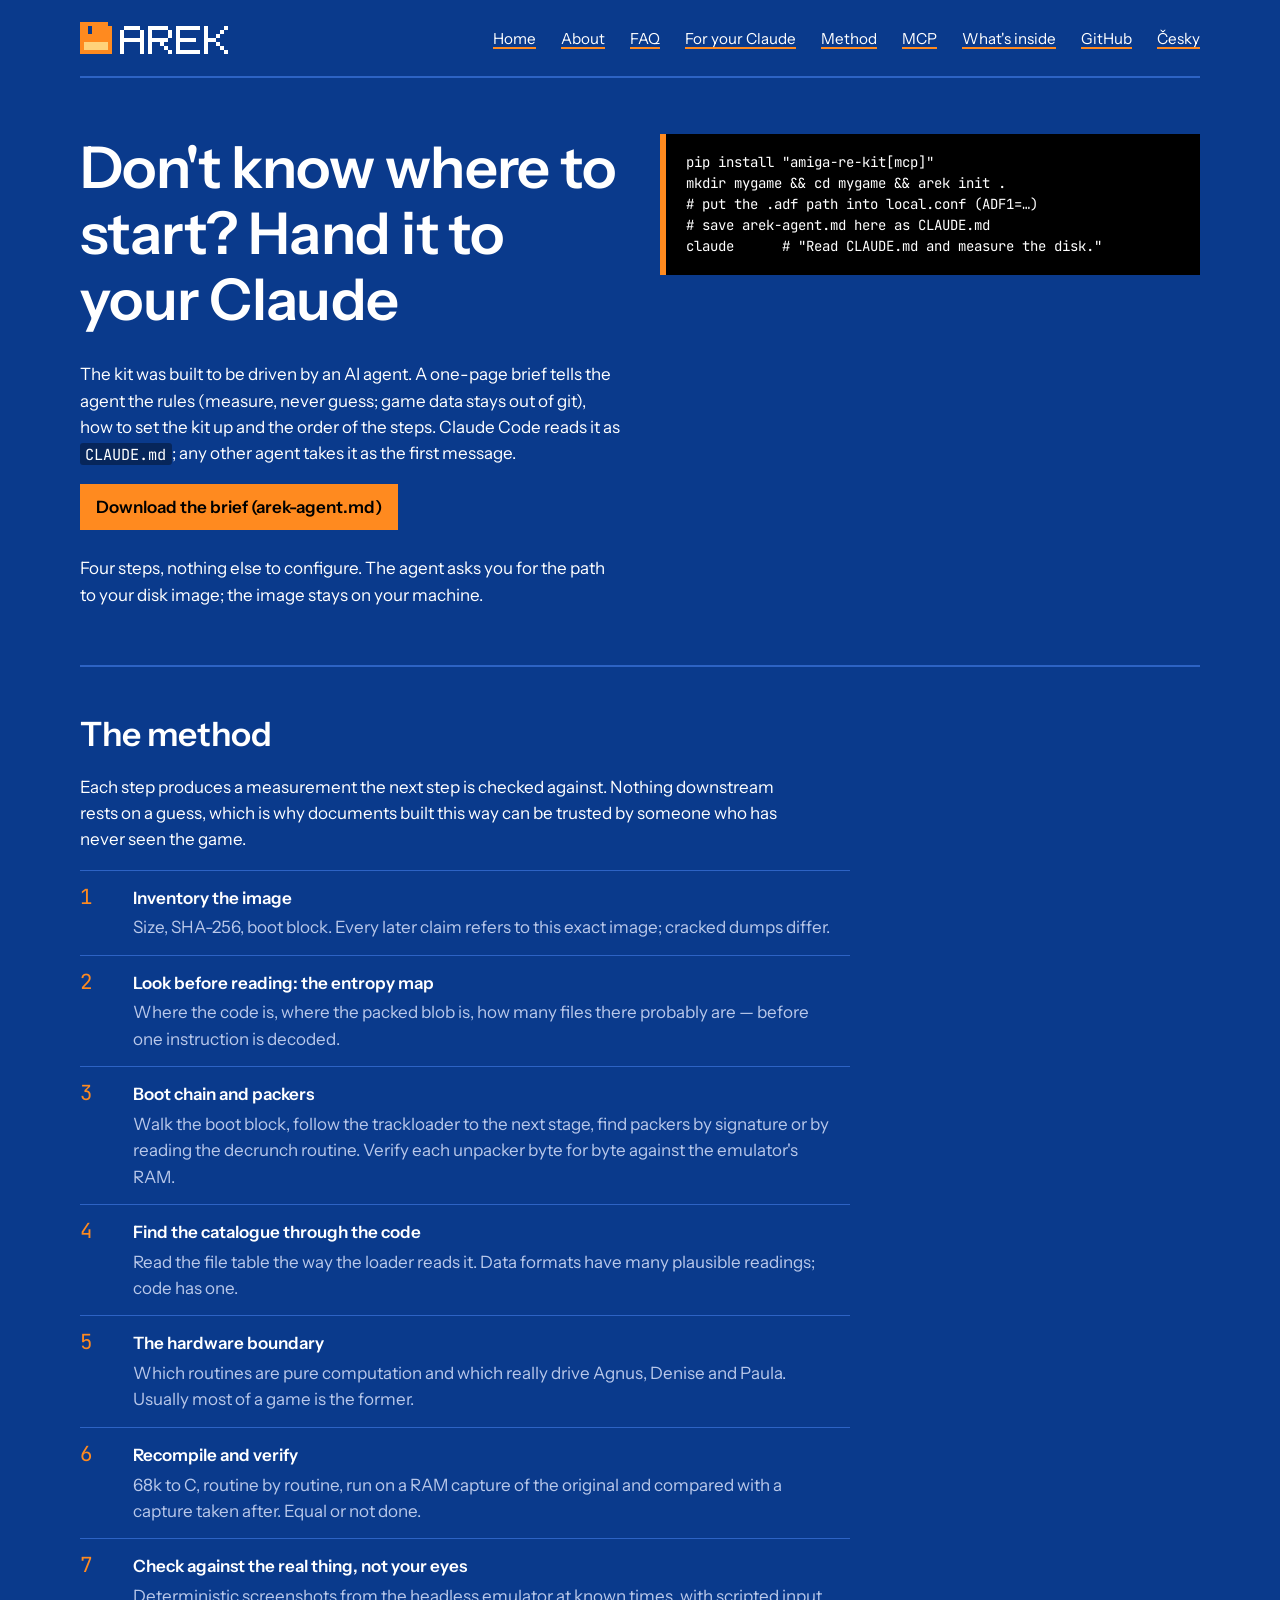
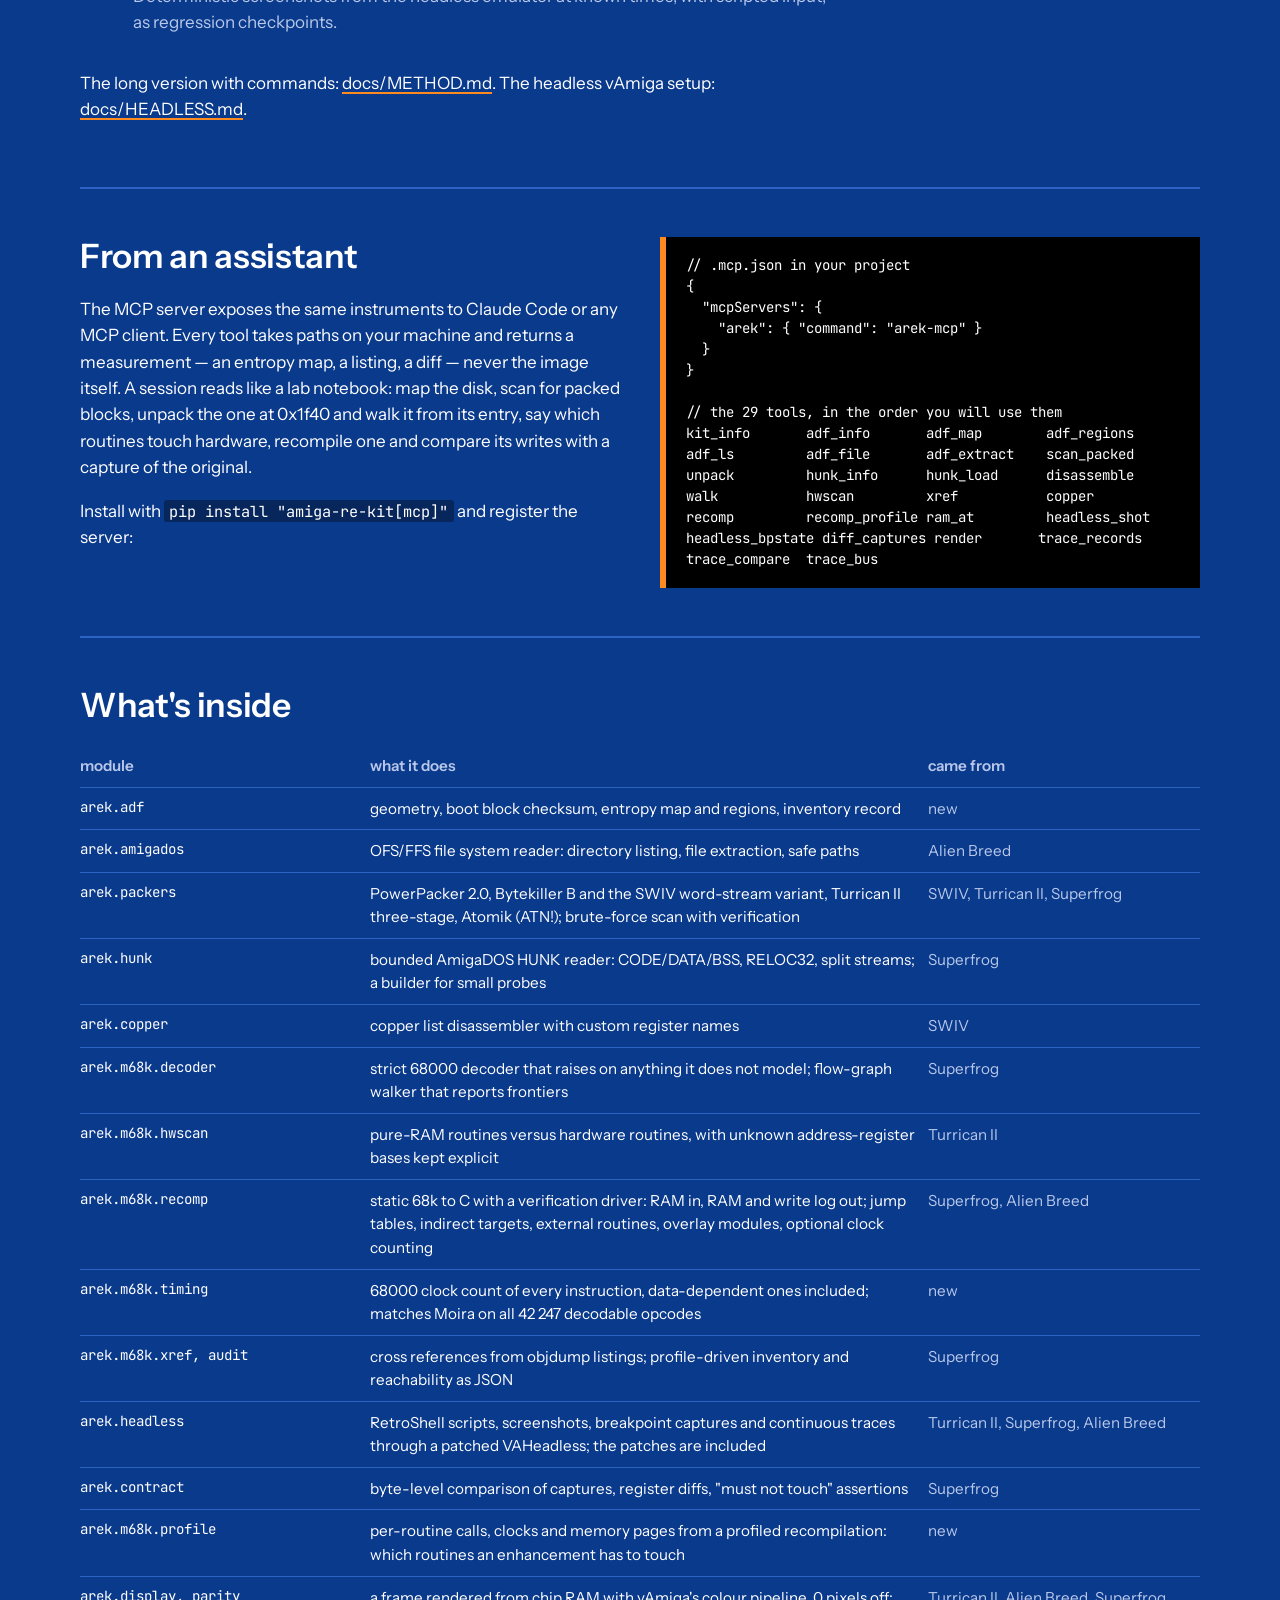
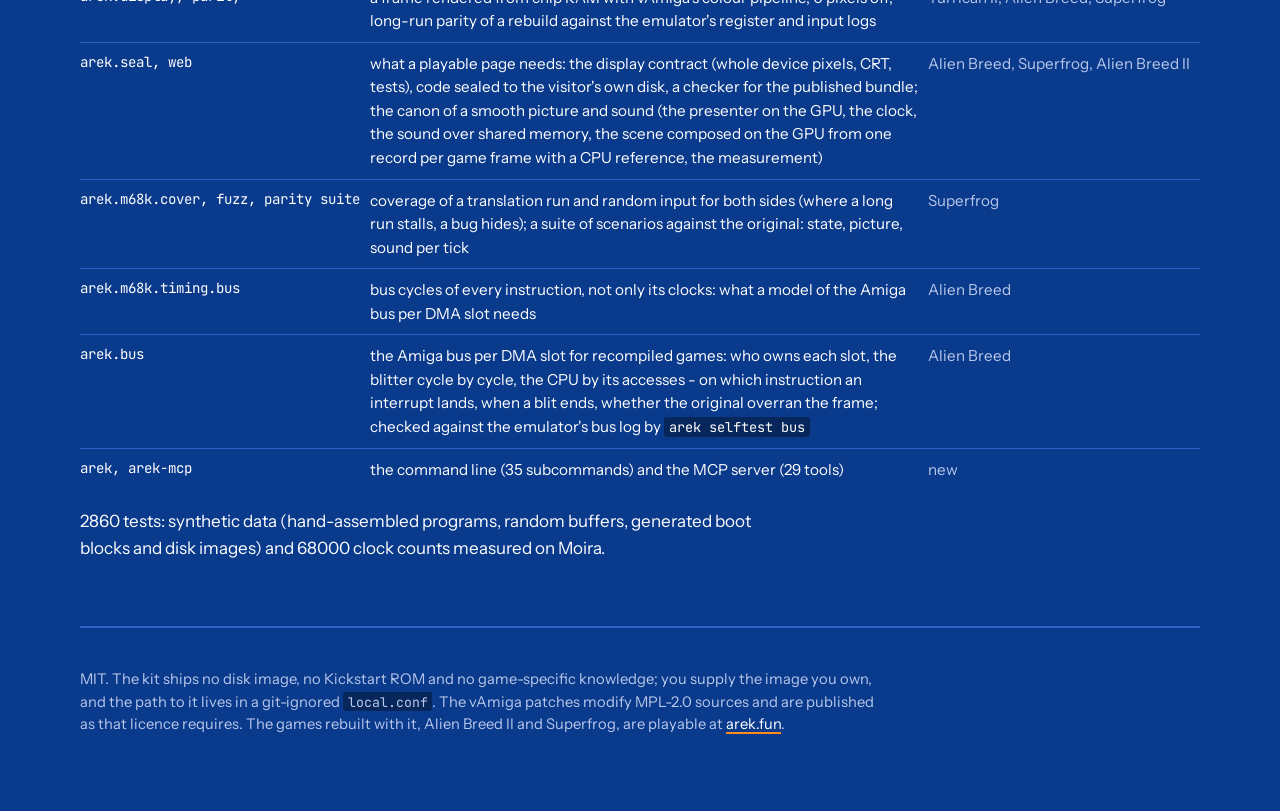
<file: docs/kit.html>
<!doctype html>
<html lang="en">
<head>
<meta charset="utf-8">
<meta name="viewport" content="width=device-width, initial-scale=1">
<title>AREK: the kit</title>
<link rel="canonical" href="https://smikes75.github.io/amiga-re-kit/kit.html">
<link rel="alternate" hreflang="en" href="https://smikes75.github.io/amiga-re-kit/kit.html">
<link rel="alternate" hreflang="cs" href="https://smikes75.github.io/amiga-re-kit/kit.cs.html">
<meta name="description" content="Tools for measured reverse engineering of Amiga floppy games: entropy maps, packers, a strict 68000 decoder and recompiler, headless vAmiga captures, and an MCP server. Drop your own .adf to see the first measurement.">
<meta property="og:type" content="website">
<meta property="og:site_name" content="AREK">
<meta property="og:title" content="AREK: the kit">
<meta property="og:description" content="Tools for measured reverse engineering of Amiga floppy games: entropy maps, packers, a strict 68000 decoder and recompiler, headless vAmiga captures, and an MCP server. Drop your own .adf to see the first measurement.">
<meta property="og:url" content="https://smikes75.github.io/amiga-re-kit/kit.html">
<meta property="og:image" content="https://smikes75.github.io/amiga-re-kit/img/og.png">
<meta property="og:image:width" content="1200">
<meta property="og:image:height" content="630">
<meta property="og:image:alt" content="Alien Breed II in the AREK rebuild: the original window next to the wider view">
<meta property="og:locale" content="en_US">
<meta name="twitter:card" content="summary_large_image">
<meta name="twitter:title" content="AREK: the kit">
<meta name="twitter:description" content="Tools for measured reverse engineering of Amiga floppy games: entropy maps, packers, a strict 68000 decoder and recompiler, headless vAmiga captures, and an MCP server. Drop your own .adf to see the first measurement.">
<meta name="twitter:image" content="https://smikes75.github.io/amiga-re-kit/img/og.png">
<link rel="icon" href="img/favicon.svg" type="image/svg+xml">
<link rel="icon" href="img/favicon-32.png" sizes="32x32" type="image/png">
<link rel="apple-touch-icon" href="img/apple-touch-icon.png">
<link rel="preconnect" href="https://fonts.googleapis.com">
<link rel="stylesheet" href="https://fonts.googleapis.com/css2?family=Instrument+Sans:ital,wght@0,400;0,500;0,600;1,400&family=JetBrains+Mono:wght@400;600&display=swap">
<style>
  :root {
    --blue: #0a3a8c;        /* Workbench 1.3 blue, a shade deeper */
    --blue-2: #10479f;
    --line: #2d63c4;
    --ink: #ffffff;
    --muted: #b9c8ea;
    --orange: #ff8a1f;      /* Workbench orange */
    --sand: #ffd27a;
    --sky: #4d8ff0;
    --black: #000000;
    --sans: "Instrument Sans", system-ui, -apple-system, "Segoe UI", sans-serif;
    --mono: "JetBrains Mono", ui-monospace, "SF Mono", Menlo, Consolas, monospace;
  }
  * { box-sizing: border-box; }
  html { background: var(--blue); }
  body {
    margin: 0; color: var(--ink); background: var(--blue);
    font-family: var(--sans); font-size: 17px; line-height: 1.55;
    -webkit-font-smoothing: antialiased;
  }
  a { color: var(--ink); text-decoration-color: var(--orange); text-decoration-thickness: 2px; text-underline-offset: 3px; }
  a:hover { color: var(--sand); }
  a:focus-visible, button:focus-visible, label:focus-within { outline: 3px solid var(--orange); outline-offset: 3px; }
  code, pre, .mono { font-family: var(--mono); }
  code { font-size: .9em; background: rgba(0,0,0,.35); padding: .05em .35em; border-radius: 3px; }
  pre {
    background: var(--black); color: var(--ink); padding: 18px 20px; margin: 0;
    font-size: 14px; line-height: 1.5; overflow-x: auto; border-left: 6px solid var(--orange);
  }
  pre code { background: none; padding: 0; font-size: inherit; }
  h1, h2, h3 { font-weight: 600; letter-spacing: -.01em; line-height: 1.15; margin: 0; }
  h1 { font-size: clamp(2.2rem, 5vw, 3.6rem); }
  h2 { font-size: clamp(1.5rem, 3vw, 2.1rem); margin-bottom: .6em; }
  h3 { font-size: 1.1rem; margin: 1.4em 0 .4em; }
  p { margin: 0 0 1em; max-width: 64ch; }
  .wrap { width: min(1120px, 100% - 32px); margin: 0 auto; }

  header.top {
    position: sticky; top: 0; z-index: 10; background: var(--blue);
    display: flex; justify-content: space-between; align-items: baseline; gap: 24px;
    padding: 22px 0; border-bottom: 2px solid var(--line);
  }
  header.top .name { font-weight: 600; font-size: 1.05rem; text-decoration: none; }
  header.top nav a { margin-left: 22px; font-size: .95rem; }

  .btn {
    background: var(--orange); color: var(--black); border: 0; padding: 10px 16px; font: inherit;
    font-weight: 600; cursor: pointer;
  }
  #claude .btn { display: inline-block; margin: 0 8px 8px 0; }
  .btn.quiet { background: transparent; color: var(--ink); box-shadow: inset 0 0 0 2px var(--muted); }
  .btn.quiet:hover { box-shadow: inset 0 0 0 2px var(--orange); color: var(--ink); }
  .btn:hover { background: var(--sand); }



  section { padding: 48px 0; border-top: 2px solid var(--line); }
  section.lead { border-top: 0; padding: 56px 0 40px; }
  section.lead h1 { margin-bottom: .5em; }
  .steps { counter-reset: s; list-style: none; padding: 0; margin: 0; max-width: 70ch; }
  .steps li { counter-increment: s; display: grid; grid-template-columns: 2.4em 1fr; gap: 12px; padding: 14px 0; border-top: 1px solid var(--line); }
  .steps li::before { content: counter(s); font-family: var(--mono); color: var(--orange); font-size: 1.3rem; line-height: 1.2; }
  .steps li strong { display: block; font-weight: 600; }
  .steps li p { margin: .2em 0 0; color: var(--muted); }

  table { border-collapse: collapse; width: 100%; font-size: .95rem; }
  th, td { text-align: left; padding: 9px 10px 9px 0; vertical-align: top; border-top: 1px solid var(--line); }
  th { font-weight: 600; border-top: 0; color: var(--muted); }
  td:first-child { font-family: var(--mono); font-size: .88rem; white-space: nowrap; }
  td:last-child { color: var(--muted); white-space: nowrap; }

  .two { display: grid; grid-template-columns: minmax(0, 1fr) minmax(0, 1fr); gap: 40px; align-items: start; }

  footer { padding: 40px 0 60px; border-top: 2px solid var(--line); color: var(--muted); font-size: .92rem; }
  footer p { max-width: 80ch; }

  @media (max-width: 860px) {
    .two { grid-template-columns: 1fr; gap: 28px; }
    header.top nav a { margin-left: 14px; }
    body { font-size: 16px; }
    td:first-child, td:last-child { white-space: normal; }
    th:last-child, td:last-child { display: none; }
  }
  /* the logo: a 3.5" floppy and a bitmap wordmark, 4 CSS px per cell, so every cell is whole device pixels */
  header.top { align-items: center; }
  header.top .name { display: block; line-height: 0; }
  header.top .name svg { display: block; }
  /* the header stays on screen; the page scrolls under it, anchors land below it */
  html { scroll-padding-top: 84px; }
  @media (max-width: 860px) {
    html { scroll-padding-top: 96px; }
    header.top { padding: 12px 0; gap: 6px 16px; }
    header.top .name svg { width: 99px; height: 24px; }
    header.top nav a { font-size: .9rem; white-space: nowrap; }
  }
</style>
<script data-goatcounter="https://arek.goatcounter.com/count" async src="//gc.zgo.at/count.js"></script>
</head>
<body>
<div class="wrap">
  <header class="top">
    <a class="name" href="./" aria-label="AREK"><svg xmlns="http://www.w3.org/2000/svg" viewBox="0 0 37 8" width="148" height="32" shape-rendering="crispEdges" aria-hidden="true" focusable="false"><path fill="#ff8a1f" d="M0 0h7v1h-7zM0 1h2v1h-2zM3 1h5v1h-5zM0 2h2v1h-2zM3 2h5v1h-5zM0 3h8v1h-8zM0 4h8v1h-8zM0 5h1v1h-1zM7 5h1v1h-1zM0 6h1v1h-1zM7 6h1v1h-1zM0 7h8v1h-8z"/><path fill="#ffd27a" d="M1 5h6v1h-6zM1 6h6v1h-6z"/><path fill="#ffffff" d="M11 1h4v1h-4zM10 2h1v1h-1zM15 2h1v1h-1zM10 3h1v1h-1zM15 3h1v1h-1zM10 4h6v1h-6zM10 5h1v1h-1zM15 5h1v1h-1zM10 6h1v1h-1zM15 6h1v1h-1zM10 7h1v1h-1zM15 7h1v1h-1zM17 1h5v1h-5zM17 2h1v1h-1zM22 2h1v1h-1zM17 3h1v1h-1zM22 3h1v1h-1zM17 4h5v1h-5zM17 5h1v1h-1zM20 5h1v1h-1zM17 6h1v1h-1zM21 6h1v1h-1zM17 7h1v1h-1zM22 7h1v1h-1zM24 1h6v1h-6zM24 2h1v1h-1zM24 3h1v1h-1zM24 4h5v1h-5zM24 5h1v1h-1zM24 6h1v1h-1zM24 7h6v1h-6zM31 1h1v1h-1zM36 1h1v1h-1zM31 2h1v1h-1zM35 2h1v1h-1zM31 3h1v1h-1zM34 3h1v1h-1zM31 4h3v1h-3zM31 5h1v1h-1zM34 5h1v1h-1zM31 6h1v1h-1zM35 6h1v1h-1zM31 7h1v1h-1zM36 7h1v1h-1z"/></svg></a>
    <nav>
      <a href="./">Home</a>
      <a href="about.html">About</a>
      <a href="faq.html">FAQ</a>
      <a href="#claude">For your Claude</a>
      <a href="#method">Method</a>
      <a href="#mcp">MCP</a>
      <a href="#inside">What's inside</a>
      <a href="https://github.com/smikes75/amiga-re-kit">GitHub</a>
      <a href="kit.cs.html" lang="cs" hreflang="cs">Česky</a>
    </nav>
  </header>

  <section id="claude" class="lead">
    <div class="two">
      <div>
        <h1>Don't know where to start? Hand it to your Claude</h1>
        <p>The kit was built to be driven by an AI agent. A one-page brief tells the agent the rules (measure, never guess; game data stays out of git), how to set the kit up and the order of the steps. Claude Code reads it as <code>CLAUDE.md</code>; any other agent takes it as the first message.</p>
        <p><a class="btn" href="arek-agent.md" download>Download the brief (arek-agent.md)</a></p>
        <p class="note">Four steps, nothing else to configure. The agent asks you for the path to your disk image; the image stays on your machine.</p>
      </div>
      <pre><code>pip install "amiga-re-kit[mcp]"
mkdir mygame && cd mygame && arek init .
# put the .adf path into local.conf (ADF1=…)
# save arek-agent.md here as CLAUDE.md
claude      # "Read CLAUDE.md and measure the disk."</code></pre>
    </div>
  </section>

  <section id="method">
    <h2>The method</h2>
    <p>Each step produces a measurement the next step is checked against. Nothing downstream rests on a guess, which is why documents built this way can be trusted by someone who has never seen the game.</p>
    <ol class="steps">
      <li><div><strong>Inventory the image</strong><p>Size, SHA-256, boot block. Every later claim refers to this exact image; cracked dumps differ.</p></div></li>
      <li><div><strong>Look before reading: the entropy map</strong><p>Where the code is, where the packed blob is, how many files there probably are — before one instruction is decoded.</p></div></li>
      <li><div><strong>Boot chain and packers</strong><p>Walk the boot block, follow the trackloader to the next stage, find packers by signature or by reading the decrunch routine. Verify each unpacker byte for byte against the emulator's RAM.</p></div></li>
      <li><div><strong>Find the catalogue through the code</strong><p>Read the file table the way the loader reads it. Data formats have many plausible readings; code has one.</p></div></li>
      <li><div><strong>The hardware boundary</strong><p>Which routines are pure computation and which really drive Agnus, Denise and Paula. Usually most of a game is the former.</p></div></li>
      <li><div><strong>Recompile and verify</strong><p>68k to C, routine by routine, run on a RAM capture of the original and compared with a capture taken after. Equal or not done.</p></div></li>
      <li><div><strong>Check against the real thing, not your eyes</strong><p>Deterministic screenshots from the headless emulator at known times, with scripted input, as regression checkpoints.</p></div></li>
    </ol>
    <p style="margin-top:20px">The long version with commands: <a href="https://github.com/smikes75/amiga-re-kit/blob/main/docs/METHOD.md">docs/METHOD.md</a>. The headless vAmiga setup: <a href="https://github.com/smikes75/amiga-re-kit/blob/main/docs/HEADLESS.md">docs/HEADLESS.md</a>.</p>
  </section>

  <section id="mcp">
    <div class="two">
      <div>
        <h2>From an assistant</h2>
        <p>The MCP server exposes the same instruments to Claude Code or any MCP client. Every tool takes paths on your machine and returns a measurement — an entropy map, a listing, a diff — never the image itself. A session reads like a lab notebook: map the disk, scan for packed blocks, unpack the one at 0x1f40 and walk it from its entry, say which routines touch hardware, recompile one and compare its writes with a capture of the original.</p>
        <p>Install with <code>pip install "amiga-re-kit[mcp]"</code> and register the server:</p>
      </div>
      <pre><code>// .mcp.json in your project
{
  "mcpServers": {
    "arek": { "command": "arek-mcp" }
  }
}

// the 29 tools, in the order you will use them
kit_info       adf_info       adf_map        adf_regions
adf_ls         adf_file       adf_extract    scan_packed
unpack         hunk_info      hunk_load      disassemble
walk           hwscan         xref           copper
recomp         recomp_profile ram_at         headless_shot
headless_bpstate diff_captures render       trace_records
trace_compare  trace_bus</code></pre>
    </div>
  </section>

  <section id="inside">
    <h2>What's inside</h2>
    <table>
      <thead><tr><th>module</th><th>what it does</th><th>came from</th></tr></thead>
      <tbody>
        <tr><td>arek.adf</td><td>geometry, boot block checksum, entropy map and regions, inventory record</td><td>new</td></tr>
        <tr><td>arek.amigados</td><td>OFS/FFS file system reader: directory listing, file extraction, safe paths</td><td>Alien Breed</td></tr>
        <tr><td>arek.packers</td><td>PowerPacker 2.0, Bytekiller B and the SWIV word-stream variant, Turrican II three-stage, Atomik (ATN!); brute-force scan with verification</td><td>SWIV, Turrican II, Superfrog</td></tr>
        <tr><td>arek.hunk</td><td>bounded AmigaDOS HUNK reader: CODE/DATA/BSS, RELOC32, split streams; a builder for small probes</td><td>Superfrog</td></tr>
        <tr><td>arek.copper</td><td>copper list disassembler with custom register names</td><td>SWIV</td></tr>
        <tr><td>arek.m68k.decoder</td><td>strict 68000 decoder that raises on anything it does not model; flow-graph walker that reports frontiers</td><td>Superfrog</td></tr>
        <tr><td>arek.m68k.hwscan</td><td>pure-RAM routines versus hardware routines, with unknown address-register bases kept explicit</td><td>Turrican II</td></tr>
        <tr><td>arek.m68k.recomp</td><td>static 68k to C with a verification driver: RAM in, RAM and write log out; jump tables, indirect targets, external routines, overlay modules, optional clock counting</td><td>Superfrog, Alien Breed</td></tr>
        <tr><td>arek.m68k.timing</td><td>68000 clock count of every instruction, data-dependent ones included; matches Moira on all 42 247 decodable opcodes</td><td>new</td></tr>
        <tr><td>arek.m68k.xref, audit</td><td>cross references from objdump listings; profile-driven inventory and reachability as JSON</td><td>Superfrog</td></tr>
        <tr><td>arek.headless</td><td>RetroShell scripts, screenshots, breakpoint captures and continuous traces through a patched VAHeadless; the patches are included</td><td>Turrican II, Superfrog, Alien Breed</td></tr>
        <tr><td>arek.contract</td><td>byte-level comparison of captures, register diffs, "must not touch" assertions</td><td>Superfrog</td></tr>
        <tr><td>arek.m68k.profile</td><td>per-routine calls, clocks and memory pages from a profiled recompilation: which routines an enhancement has to touch</td><td>new</td></tr>
        <tr><td>arek.display, parity</td><td>a frame rendered from chip RAM with vAmiga's colour pipeline, 0 pixels off; long-run parity of a rebuild against the emulator's register and input logs</td><td>Turrican II, Alien Breed, Superfrog</td></tr>
        <tr><td>arek.seal, web</td><td>what a playable page needs: the display contract (whole device pixels, CRT, tests), code sealed to the visitor's own disk, a checker for the published bundle; the canon of a smooth picture and sound (the presenter on the GPU, the clock, the sound over shared memory, the scene composed on the GPU from one record per game frame with a CPU reference, the measurement)</td><td>Alien Breed, Superfrog, Alien Breed II</td></tr>
        <tr><td>arek.m68k.cover, fuzz, parity suite</td><td>coverage of a translation run and random input for both sides (where a long run stalls, a bug hides); a suite of scenarios against the original: state, picture, sound per tick</td><td>Superfrog</td></tr>
        <tr><td>arek.m68k.timing.bus</td><td>bus cycles of every instruction, not only its clocks: what a model of the Amiga bus per DMA slot needs</td><td>Alien Breed</td></tr>
        <tr><td>arek.bus</td><td>the Amiga bus per DMA slot for recompiled games: who owns each slot, the blitter cycle by cycle, the CPU by its accesses - on which instruction an interrupt lands, when a blit ends, whether the original overran the frame; checked against the emulator's bus log by <code>arek selftest bus</code></td><td>Alien Breed</td></tr>
        <tr><td>arek, arek-mcp</td><td>the command line (35 subcommands) and the MCP server (29 tools)</td><td>new</td></tr>
      </tbody>
    </table>
    <p style="margin-top:18px">2860 tests: synthetic data (hand-assembled programs, random buffers, generated boot blocks and disk images) and 68000 clock counts measured on Moira.</p>
  </section>

  <footer>
    <p>MIT. The kit ships no disk image, no Kickstart ROM and no game-specific knowledge; you supply the image you own, and the path to it lives in a git-ignored <code>local.conf</code>. The vAmiga patches modify MPL-2.0 sources and are published as that licence requires. The games rebuilt with it, Alien Breed II and Superfrog, are playable at <a href="https://arek.fun/">arek.fun</a>.</p>
  </footer>
</div>

</body>
</html>
</file>
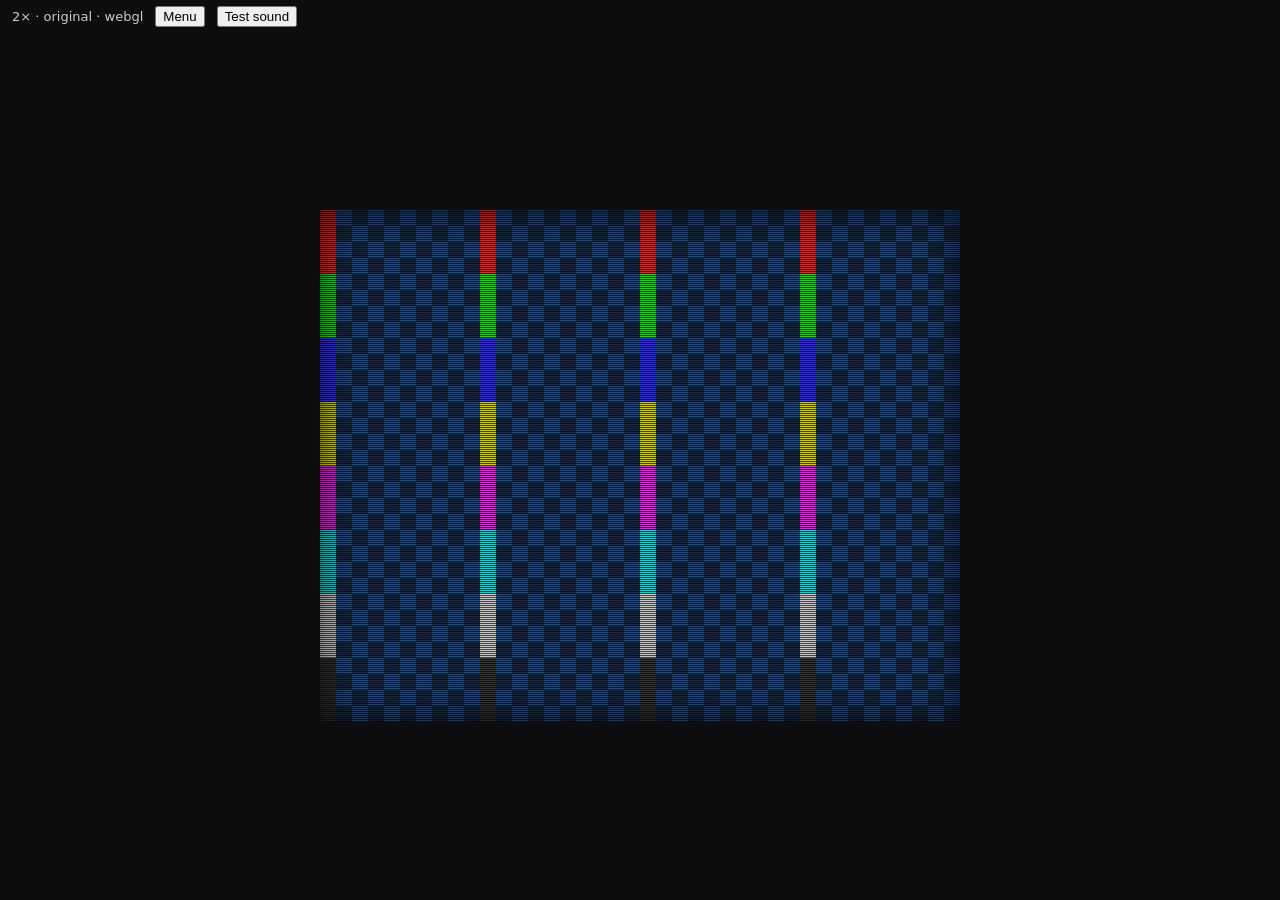
<file: src/arek/web/demo.html>
<!doctype html>
<html lang="en">
<head>
<meta charset="utf-8">
<meta name="viewport" content="width=device-width, initial-scale=1">
<title>wb-obraz demo</title>
<style>
  html, body { margin: 0; height: 100%; background: #0d0d10; color: #ccc; font: 13px system-ui, sans-serif; }
  #bar { height: 32px; display: flex; gap: 12px; align-items: center; padding: 0 12px; }
  #stage { position: absolute; top: 32px; left: 0; right: 0; bottom: 0; display: flex; align-items: center;
           justify-content: center; padding: 12px; box-sizing: border-box; overflow: hidden; }
  .game { position: relative; line-height: 0; }
  .game canvas#screen { display: block; image-rendering: pixelated; background: #000; }
  .game .crt-layer { border: 0; background: none; width: auto; position: absolute; left: 0; top: 0; pointer-events: none;
                     image-rendering: pixelated; opacity: var(--crt-on, 0); transition: opacity .36s ease-in-out; }
  .game::after { content: ""; position: absolute; inset: 0; pointer-events: none; opacity: var(--crt-on, 0);
                 transition: opacity .36s ease-in-out; box-shadow: inset 0 0 42px rgba(0, 0, 0, var(--crt-edge, .5)); }
  .game.no-vignette::after { display: none; }
  .game[data-crt=fine] { --crt-edge: .25 } .game[data-crt=standard] { --crt-edge: .5 } .game[data-crt=strong] { --crt-edge: .65 }
  #menu { position: absolute; top: 32px; right: 0; width: 320px; max-height: calc(100% - 32px); overflow: auto; background: #16161c; padding: 8px 12px; box-sizing: border-box; }
  .wb-nastaveni fieldset { border: 1px solid #333; margin: 0 0 8px; padding: 6px 8px; } .wb-nastaveni legend { color: #fff; }
  .wb-nastaveni-row { display: grid; grid-template-columns: 1fr 120px 36px; gap: 6px; align-items: center; margin: 4px 0; }
  .wb-nastaveni-defaults { margin-top: 6px; }
</style>
</head>
<body>
<div id="bar"><span id="label"></span><button id="menu-toggle" type="button">Menu</button><button id="sound-test" type="button">Test sound</button></div>
<div id="stage"><div class="game"><canvas id="screen"></canvas><canvas class="crt-layer" aria-hidden="true"></canvas></div></div>
<div id="menu" hidden></div>
<script src="wb-obraz.js"></script>
<script src="wb-nastaveni.js"></script>
<script src="wb-zvuk.js"></script>
<script>
'use strict';
// A game of W x H pixels, Original width W0 = W. Test hooks (arek web test):
//   wbObrazTest.set(mode, {zoom, detail, shape, crt, blur, par}) -> info ; wbObrazTest.fill('grey'|'rows'|'cols'|'picture')
//   wbObrazTest.gl() -> the WebGL path is on (1.5; ?gl=0 forces the 2D path, ?gl=1 insists on WebGL2)
const W = 320, H = 256, W0 = 320, O = WBOBRAZ;
const pic = document.createElement('canvas'); pic.width = W; pic.height = H;   // the game's own W x H picture (1.4: blit scales it)
const game = document.querySelector('.game'), screen = document.getElementById('screen'), stage = document.getElementById('stage');
const scr = new O.Screen(game, screen, { crtEnhanced: new URLSearchParams(location.search).get('crtenh') || 'screen', edgeEnhanced: new URLSearchParams(location.search).get('edge') === '1' });   // 1.8: ?crtenh=original; 1.10: ?edge=1
const GL = new URLSearchParams(location.search).get('gl');
const pr = new O.Presenter(screen, { gl: GL === '0' ? 'off' : GL === '1' ? 'on' : 'auto' });   // 1.5: one visible canvas, WebGL2 or 2D
const state = { mode: 'original', cfg: JSON.parse(JSON.stringify(O.VIEW_DEFAULTS)), pattern: 'picture' };

function par() { const v = state.cfg[state.mode].par; return v > 0 ? v : 1; }
function limit() {
  const cs = getComputedStyle(stage);
  const aw = stage.clientWidth - parseFloat(cs.paddingLeft) - parseFloat(cs.paddingRight);
  const ah = stage.clientHeight - parseFloat(cs.paddingTop) - parseFloat(cs.paddingBottom);
  return Math.min(aw / (W * par()), ah / H);
}
let S = 1;
function paint() {
  if (state.pattern === 'picture') {                     // a synthetic picture: checker and colour bars, drawn at 1:1 and presented
    const g = pic.getContext('2d');
    for (let y = 0; y < H; y++) for (let x = 0; x < W; x += 8) {
      const c = ((x >> 3) + (y >> 3)) & 1 ? '#284878' : '#1a2a40';
      g.fillStyle = (x >> 3) % 10 === 0 ? ['#c33', '#3c3', '#33c', '#cc3', '#c3c', '#3cc', '#ccc', '#333'][(y >> 5) & 7] : c;
      g.fillRect(x, y, 8, 1);
    }
    pr.present({ source: pic });
  } else pr.fill(state.pattern);
}
function layout() {
  const dpr = window.devicePixelRatio || 1, c = state.cfg[state.mode];
  S = O.deviceScale(c.zoom, W0, W, dpr, limit(), par());
  const { backing: [bw, bh], content: [cw, ch] } = pr.size(W, H, S, par(), dpr);   // the picture is cw x ch at the top left
  pr.look({ blur: c.blur, brightness: c.brightness, contrast: c.contrast, saturation: c.saturation });
  paint();
  const pd = scr.crt({ mode: state.mode, detail: c.crtDetail, shape: c.crtShape, S, dpr, w: bw, h: bh, on: c.crt ? 1 : 0 });
  scr.align();
  document.getElementById('label').textContent = O.zoomLabel(c.zoom, S, dpr, W0, W, null, par()) + ' · ' + state.mode + ' · ' + (pr.gl ? 'webgl' : '2d');
  return Object.assign(scr.info(), { scale: S, dpr, W, H, P: pd.P, D: pd.D, par: par(), content: [cw, ch], gl: !!pr.gl });
}
window.display = () => Object.assign(scr.info(), { scale: S, dpr: window.devicePixelRatio || 1, par: par(), content: O.contentSize(W, H, S, par()), gl: !!pr.gl });
window.wbObrazTest = {
  set(mode, cfg) { state.mode = mode; Object.assign(state.cfg[mode], cfg || {}); return layout(); },
  fill(kind) { state.pattern = kind; game.classList.toggle('no-vignette', kind !== 'picture'); paint(); return true; },
  gl: () => !!pr.gl,
};
// the shared menu (wb-nastaveni.js): its Display values drive this page's cfg, its Sound values the sound chain
const OMIT = (new URLSearchParams(location.search).get('omit') || '').split(',').filter(Boolean);   // ?omit=filter-fixed,filter-led: a page without those rows (wb-nastaveni 1.3)
const menu = WBNASTAVENI.build(document.getElementById('menu'), { lang: 'en', omit: { sound: OMIT, display: OMIT } });
function fromMenu(st) {
  const d = st.display;
  state.cfg[st.mode] = { zoom: d.zoom, crt: d.crt, crtDetail: d['crt-detail'], crtShape: d['crt-shape'], blur: d.blur, par: d.par,
                         brightness: d.brightness, contrast: d.contrast, saturation: d.saturation };
  if (state.mode === st.mode) layout();
  if (zvuk) WBZVUK.apply(zvuk, toSound(st.sound), false);
}
const toSound = (so) => ({ on: so.sound, volume: so.volume, stereo: so.stereo, filterFixed: so['filter-fixed'], filterLed: so['filter-led'], filterHp: so['filter-hp'] });
menu.on('change', fromMenu);
document.getElementById('menu-toggle').addEventListener('click', () => { const m = document.getElementById('menu'); m.hidden = !m.hidden; });
let zvuk = null, osc = null;
document.getElementById('sound-test').addEventListener('click', () => {           // a user gesture: a short test tone through the chain
  const ctx = new AudioContext(); zvuk = WBZVUK.chain(ctx); WBZVUK.apply(zvuk, toSound(menu.get('sound')), false, 0);
  const src = ctx.createBufferSource(), sig = WBZVUK.testSignal(ctx.sampleRate, ctx.sampleRate), buf = ctx.createBuffer(2, sig.l.length, ctx.sampleRate);
  buf.copyToChannel(sig.l, 0); buf.copyToChannel(sig.r, 1); src.buffer = buf; src.connect(zvuk.input); src.start();
});
const SIG = WBZVUK.testSignal(4096, 44100);
window.wbMenuTest = menu.testHooks();
window.wbZvukTest = {
  version: WBZVUK.VERSION,
  signal: () => ({ l: Array.from(SIG.l), r: Array.from(SIG.r) }),
  render: (settings, led) => WBZVUK.render(settings, !!led, SIG, 44100),
  reference: (settings, led) => { const [l, r] = WBZVUK.process(SIG.l, SIG.r, settings, !!led, 44100); return { l: Array.from(l), r: Array.from(r) }; },
};
addEventListener('resize', layout);
layout();
</script>
</body>
</html>
</file>
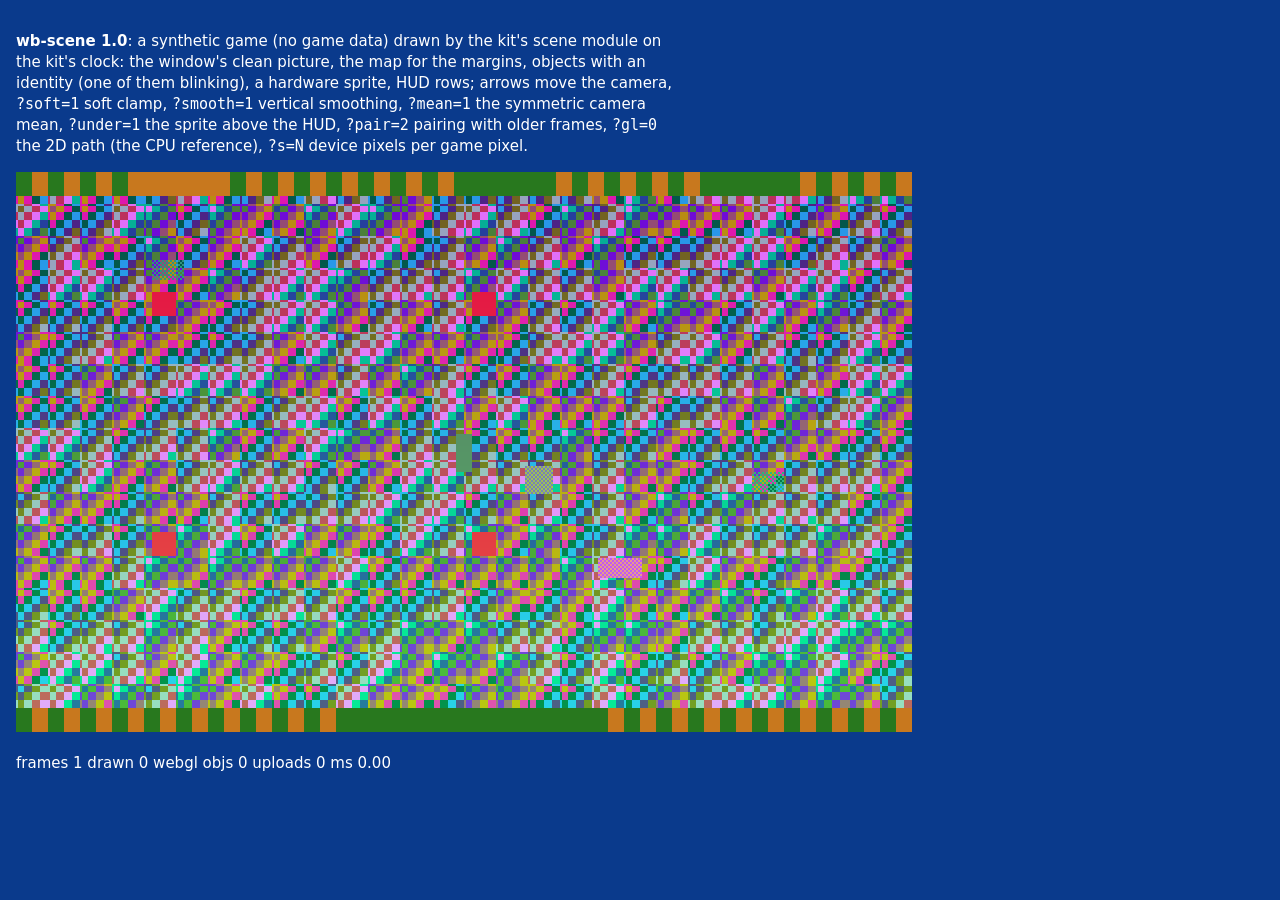
<file: src/arek/web/scene-demo.html>
<!doctype html>
<html lang="en">
<head>
<meta charset="utf-8">
<meta name="viewport" content="width=device-width, initial-scale=1">
<title>wb-scene demo</title>
<style>
  html, body { margin: 0; background: #0a3a8c; color: #fff; font: 15px/1.4 system-ui, sans-serif; }
  .wrap { padding: 16px; }
  .game { position: relative; display: inline-block; line-height: 0; background: #000; }
  canvas { display: block; image-rendering: pixelated; }
  p { max-width: 70ch; }
</style>
</head>
<body>
<div class="wrap">
  <p><b>wb-scene 1.0</b>: a synthetic game (no game data) drawn by the kit's scene module on the kit's clock: the window's clean
  picture, the map for the margins, objects with an identity (one of them blinking), a hardware sprite, HUD rows; arrows move
  the camera, <code>?soft=1</code> soft clamp, <code>?smooth=1</code> vertical smoothing, <code>?mean=1</code> the symmetric camera mean, <code>?under=1</code> the sprite above the HUD, <code>?pair=2</code> pairing with older
  frames, <code>?gl=0</code> the 2D path (the CPU reference), <code>?s=N</code> device pixels per game pixel.</p>
  <div class="game" id="stage"><canvas id="screen"></canvas></div>
  <p id="status"></p>
</div>
<script src="wb-obraz.js"></script>
<script src="wb-takt.js"></script>
<script src="wb-scene.js"></script>
<script>
'use strict';
const Q = new URLSearchParams(location.search);
const W0 = 320, H0 = 200, EXTX = 64, EXTY = 28, W = W0 + 2 * EXTX, H = H0 + 2 * EXTY, HUD = 12;
const S = Math.max(1, Math.min(4, parseFloat(Q.get('s') || '2')));   // a fractional S checks the sampling at any scale (G59)
const COLS = 64, ROWS = 32, TILES = 8;
const limits = { x0: 0, x1: COLS * 16 - W0, y0: 0, y1: ROWS * 16 - H0 };
// the map: 8 tiles of 16 x 16 indices, cells by a fixed pseudo-random sequence
let seed = 12345; const rnd = () => (seed = (seed * 1103515245 + 12345) & 0x7fffffff) / 0x7fffffff;
const atlas = new Uint8Array(TILES * 256);
for (let t = 0; t < TILES; t++) for (let y = 0; y < 16; y++) for (let x = 0; x < 16; x++) atlas[t * 256 + y * 16 + x] = 1 + ((t * 3 + ((x >> 2) + (y >> 2)) + (x === 0 || y === 0 ? 1 : 0)) % 14);
const cells = new Uint16Array(COLS * ROWS); for (let i = 0; i < cells.length; i++) cells[i] = Math.floor(rnd() * TILES);
const map = { gen: 1, atlas, nslots: TILES, dirty: null, cols: COLS, rows: ROWS, cells, origin: [0, 0] };
// the palette per window row: 32 colours, a slight gradient down the rows so the per-row lookup is visible
// ?paltop=1 (wb-scene 2.2, KIT-GAP 24): the palette has rows for the margins above and below the window too (palTop = EXTY),
// a gradient that keeps changing through the margins, as a game's copper gradient does
const PALTOP = Q.get('paltop') === '1' ? EXTY : null, PALROWS = PALTOP === null ? H0 : H0 + 2 * EXTY;
function palette() {
  const pal = new Uint8Array(PALROWS * 32 * 4);
  for (let r = 0; r < PALROWS; r++) for (let i = 0; i < 32; i++) { const p = (r * 32 + i) * 4; pal[p] = (i * 37) & 255; pal[p + 1] = ((i * 91) & 255) * 0.7 + r * 0.3; pal[p + 2] = PALTOP === null ? (i * 157) & 255 : ((i * 157) + r * 3) & 255; pal[p + 3] = 255; }
  return pal;
}
const PAL = palette();
// the window's clean picture at a camera: the map, plus decorations the map does not have (drawn once by "the game") and holes (255)
function cleanWindow(cx, cy, h) {
  h = h || H0; const idx = new Uint8Array(W0 * h);
  for (let y = 0; y < h; y++) for (let x = 0; x < W0; x++) {
    const wx = cx + x, wy = cy + y, c = cells[(wy >> 4) * COLS + (wx >> 4)];
    idx[y * W0 + x] = ((wx >> 3) + (wy >> 3)) % 23 === 0 ? 255 : atlas[c * 256 + (wy & 15) * 16 + (wx & 15)];
    if (((wx - 100) % 160) < 12 && ((wy - 60) % 120) < 12 && wx >= 100 && wy >= 60) idx[y * W0 + x] = 20;   // a decoration every 160 x 120 world px
    if (BACK && ((wx >> 4) + (wy >> 4)) % 3 === 0) idx[y * W0 + x] = 255;          // 2.5: a third of the tiles open onto the back layer
  }
  return idx;
}
// ?back=1 (wb-scene 2.5, Xenon 2 KIT-GAP 8): a back layer under the window at half the camera's speed plus a scroll of its own
// (a row every 4 frames), a 64 x 48 picture repeating on both axes; stars ORed onto it through the holes (window.or)
const BACK = Q.get('back') === '1';
const SCROBJ = Q.get('scrobj') === '1';
const SCALE = Q.get('scale') === '1';                                     // 2.10: an object zooming about its centre
const ALPHA = Q.get('alpha') === '1';                                     // 2.8: objects fading in (0, .25, .5, .75, 1) and one at half
const BACKIMG = new Uint8Array(64 * 48); for (let y = 0; y < 48; y++) for (let x = 0; x < 64; x++) BACKIMG[y * 64 + x] = 4 + (((x >> 3) ^ (y >> 3)) & 3) + ((x + y) % 7 === 0 ? 8 : 0);
const ORS = new Uint8Array(W0 * H0);
function orLayer(cx, cy) { ORS.fill(0); for (let y = 0; y < H0; y++) for (let x = 0; x < W0; x++) if (((cx + x) * 7 + (cy + y) * 13) % 89 === 0) ORS[y * W0 + x] = 16; return ORS; }
const objImg = (w, h, c) => { const a = new Uint8Array(w * h); for (let y = 0; y < h; y++) for (let x = 0; x < w; x++) a[y * w + x] = (x === 0 || y === 0 || x === w - 1 || y === h - 1) ? 255 : c + ((x + y) & 1); return a; };
const OBJ = [{ id: 1, w: 16, h: 16, idx: objImg(16, 16, 24), vx: 1.5, vy: 0.25 }, { id: 2, w: 24, h: 12, idx: objImg(24, 12, 26), vx: -0.75, vy: 0.5 }, { id: 3, w: 16, h: 16, idx: objImg(16, 16, 28), vx: 2.25, vy: -0.4, blink: true }];
const SPR = new Uint8Array(16 * 24); for (let y = 0; y < 24; y++) for (let x = 0; x < 16; x++) SPR[y * 16 + x] = (x > 3 && x < 12 && y > 2 && y < 22) ? 30 : 255;
const BADGE = new Uint8Array(16 * 10); for (let y = 0; y < 10; y++) for (let x = 0; x < 16; x++) BADGE[y * 16 + x] = (x + y) & 1 ? 22 : 255;   // 1.1: a screen-fixed badge in the corner
const OVER = new Uint8Array(W0 * H0).fill(255);                                                                          // 1.1: what the game draws over the window without a record (a popping score)
function overLayer(n) { OVER.fill(255); if ((n % 100) < 12) for (let y = 0; y < 8; y++) for (let x = 0; x < 20; x++) OVER[(90 + y) * W0 + 150 + x] = x & 2 ? 31 : 255; return OVER; }
const hudRow = (h) => { const a = new Uint8Array(W0 * h * 4); for (let y = 0; y < h; y++) for (let x = 0; x < W0; x++) { const p = (y * W0 + x) * 4; a[p] = (x >> 3) & 1 ? 200 : 40; a[p + 1] = 120; a[p + 2] = 30; a[p + 3] = 255; } return a; };
const HUDT = hudRow(HUD), HUDB = hudRow(HUD);
// the game: camera by the keys, objects on a 25 Hz loop (every other frame), the sprite at the window's centre
let cam = [96, 40], keys = 0, done = 0, objs = OBJ.map((o) => ({ id: o.id, x: 160 + 90 * o.id, y: 100 + 40 * o.id }));
let lean = 0;                                                              // 1.9: the frog leans up to 8 px into a held key (a player answering on the screen)
let schedule = null;                                                       // 1.5 (arek web replay): [[frame, mask], ...] - the keys by game frame
const opts = { pairOlder: parseInt(Q.get('pair') || '0', 10) };
if (Q.get('mean') === '1') opts.camMean = { tau: 20 };
if (Q.get('palscreen') === '1') opts.palAnchor = 'screen';                // 2.3 (KIT-GAP 27): the palette rows on the screen rows
if (Q.get('fine') === '1') opts.subpixel = true;                          // 1.5: the playfield shifted by the fraction of a device pixel
const VIEWC = Q.get('view') === '1';                                      // 2.18: rec.camView leading cam by a fraction, window.origin 4 rows above
const UNDER = Q.get('under') === '1';                                     // 1.4: the sprites above the HUD rows; the frog's head reaches into the top HUD
const screen = document.getElementById('screen'), O = WBOBRAZ;
const pr = new O.Presenter(screen, { gl: Q.get('gl') === '0' ? 'off' : 'auto' });
const takt = WBTAKT.create({ fps: 50, ahead: 1, latC: 30, latO: 60, lock: 'auto', allow: (n) => { while (done < n) step(); } });
const scene = new WBSCENE.Scene(Object.assign({ takt }, opts));
const glOn = pr.gl && scene.attach(pr);
let drawn = 0, lastTs = 0;
function step() {
  done++;
  if (schedule) for (const [n, mask] of schedule) if (done >= n) keys = mask;
  const dx = (keys & 2 ? -2 : 0) + (keys & 1 ? 2 : 0), dy = (keys & 4 ? -1 : 0) + (keys & 8 ? 1 : 0);
  const want = keys & 1 ? 8 : keys & 2 ? -8 : 0; lean += Math.sign(want - lean) * Math.min(2, Math.abs(want - lean));
  cam = [Math.min(Math.max(cam[0] + dx, limits.x0), limits.x1), Math.min(Math.max(cam[1] + dy, limits.y0), limits.y1)];
  const t = takt.stamp(done), pass = done & 1 ? t : null;               // the 25 Hz loop moves the objects on odd frames
  if (pass !== null) for (const o of objs) { const d = OBJ[o.id - 1]; o.x += d.vx * 2; o.y += d.vy * 2; if (o.x < 0 || o.x > COLS * 16 - 24) d.vx = -d.vx; if (o.y < 0 || o.y > ROWS * 16 - 16) d.vy = -d.vy; }
  if (pass !== null) { takt.pass(t); scene.lastPass = t; }
  // 2.4: a third sprite standing in the world at (400, 150) (KIT-GAP 29), only while the hardware would show it
  scene.frame({ n: done, t, pass: scene.lastPass || t, cam: cam.slice(), camView: VIEWC ? [cam[0] - 0.375, cam[1] - 0.625 - (done & 1) * 0.5] : undefined, limits, window: { w: W0, h: H0, idx: VIEWC ? cleanWindow(cam[0], cam[1] - 4, H0 + 4) : cleanWindow(cam[0], cam[1]), origin: VIEWC ? [cam[0], cam[1] - 4] : undefined, pal: PAL, palTop: PALTOP === null ? undefined : PALTOP, over: overLayer(done), or: BACK ? orLayer(cam[0], cam[1]) : undefined }, map: BACK ? undefined : map,   // the back layer shows where window and map leave a hole
    back: BACK ? { cam: [Math.floor(cam[0] / 2), Math.floor(cam[1] / 2) - (done >> 2)], w: 64, h: 48, idx: BACKIMG, origin: [0, 0], wrap: 'xy' } : undefined,
    objects: objs.filter((o) => !(OBJ[o.id - 1].blink && (done & 1))).map((o) => ({ id: o.id, w: OBJ[o.id - 1].w, h: OBJ[o.id - 1].h, idx: OBJ[o.id - 1].idx, x: o.x, y: o.y, steady: o.id === 2, alpha: ALPHA ? (o.id === 1 ? ((done >> 3) % 5) / 4 : o.id === 3 ? 0.5 : 1) : undefined,
      scale: SCALE && o.id === 1 ? [0.25 + ((done >> 2) % 12) / 8, 0.5 + ((done >> 3) % 6) / 4] : undefined, anchor: SCALE && o.id === 1 ? [8, 8] : undefined }))
      .concat(SCROBJ ? [{ id: 9, w: 16, h: 16, idx: OBJ[0].idx, x: cam[0] + 40, y: cam[1] + 30, screen: true }] : []),   // 2.7: ?scrobj=1 an object fixed on the screen   // 1.6: object 2 stays on whole pixels under ?fine=1
    sprites: [{ k: 0, h: 24, idx: SPR, x: 152 + lean, y: UNDER ? -EXTY - 6 : 88 }, { k: 1, h: 10, idx: BADGE, x: 4, y: 4, screen: true }].concat(400 - cam[0] > -16 && 400 - cam[0] < W0 ? [{ k: 2, h: 10, idx: BADGE, x: 400 - cam[0], y: 150 - cam[1] }] : []), hud: { top: { h: HUD, rgba: HUDT, split: [60, 180, 260] }, bottom: { h: HUD, rgba: HUDB, split: [160] }, under: UNDER } });
}
const view = { W, H, S, extX: EXTX, extY: EXTY, x0: 0, y0: HUD * S };
function layout() { pr.size(view.W, view.H + 2 * HUD, view.S, 1, window.devicePixelRatio || 1); }
function frame(ts) {
  takt.tick(ts, done, document.hidden); lastTs = ts;
  if (scene.frames.length > 1) {
    if (glOn) pr.present({ draw: scene.drawer(ts, view) });
    else {                                                                   // the 2D path: the CPU reference in game pixels (the presenter scales), the HUD rows widened by their splits
      const c = scene.compose(ts, Object.assign({}, view, { S: 1 }));
      if (c) { const px = WBSCENE.reference(c), full = new Uint8Array(view.W * (view.H + 2 * HUD) * 4); full.set(px, view.W * HUD * 4);
        [['top', 0], ['bottom', HUD + H]].forEach(([k, row]) => { const hd = c.hud && c.hud[k]; if (!hd) return; const cols = WBSCENE.widenColumns(W0, W, hd.split);
          for (let y = 0; y < hd.h; y++) for (let x = 0; x < W; x++) { const q = (y * W0 + cols[x]) * 4, o = ((row + y) * W + x) * 4; full[o] = hd.rgba[q]; full[o + 1] = hd.rgba[q + 1]; full[o + 2] = hd.rgba[q + 2]; full[o + 3] = 255; } });
        pr.present({ pixels: full }); scene.last = c; } }
    drawn++;
  }
  if ((drawn & 31) === 0) document.getElementById('status').textContent = 'frames ' + done + ' drawn ' + drawn + ' ' + (glOn ? 'webgl' : '2d') + ' objs ' + scene.stats.objs + ' uploads ' + scene.stats.uploads + ' ms ' + scene.stats.ms.toFixed(2);
  requestAnimationFrame(frame);
}
WBTAKT.keyboard(window, { ArrowRight: 1, ArrowLeft: 2, ArrowUp: 4, ArrowDown: 8 }, (k) => { keys = k; });
addEventListener('resize', layout); layout(); requestAnimationFrame(frame);
globalThis.WBLONGRUN = {
  version: '1.4',
  ready: () => drawn > 2,
  cam: () => scene.last ? scene.last.cam.slice() : [0, 0],
  player: () => { const c = scene.last, s = c && c.sprs.find((p) => p.s.k === 0); return s ? [s.x - c.cam[0], s.y - c.cam[1]] : null; },   // 1.9: the frog as drawn on the screen (arek web smooth: key -> player)
  objs: () => scene.last ? scene.last.objs.map((o) => [o.o.id, o.x, o.y]) : [],
  scale: () => S,
  missing: () => takt.missing,
  ahead: () => takt.stats().ahead / takt.fm(),
  interp: () => true,
  audio: () => ({ reserve: 30, dropouts: 0, latency: 0, simulated: true }),
  status: () => 'frames ' + done + ' drawn ' + drawn + ' ' + (glOn ? 'webgl' : '2d') + ' display ' + takt.stats().hz + ' Hz',
  // 1.5 (arek web replay): the game's frames so far, its state as a fingerprint, the inputs by game frame
  done: () => done,
  state: () => { let h = 0x811c9dc5; const mix = (v) => { const b = new Uint8Array(new Float64Array([v]).buffer); for (const x of b) { h ^= x; h = Math.imul(h, 0x01000193) >>> 0; } };
    mix(done); mix(cam[0]); mix(cam[1]); for (const o of objs) { mix(o.x); mix(o.y); } for (const d of OBJ) { mix(d.vx); mix(d.vy); } return ('00000000' + h.toString(16)).slice(-8); },
  inputs: (s) => { schedule = s; },
};
// the test hooks: the GPU's band against the CPU reference of the same composition (0 mismatches), the options in force
globalThis.wbSceneTest = {
  gl: () => glOn, options: () => opts, size: () => ({ W, H, S }), view: () => Object.assign({}, view),
  compare: () => { if (!glOn) return null; const r = scene.read(lastTs, view); if (!r) return null; const ref = WBSCENE.reference(r.composition); let bad = 0;
    for (let i = 0; i < ref.length; i += 4) if (ref[i] !== r.pixels[i] || ref[i + 1] !== r.pixels[i + 1] || ref[i + 2] !== r.pixels[i + 2]) bad++;
    return { pixels: ref.length / 4, bad, objs: r.composition.objs.length, sprs: r.composition.sprs.length, f: r.composition.f, cam: r.composition.cam, glErr: pr.g.getError(), glued: scene.stats.glued || 0 }; },   // glErr: the first GL error since the last call (0 = none), KIT-GAPS 50
  composition: () => { const c = scene.compose(lastTs, view); return c ? { cam: c.cam, gcam: c.gcam, f: c.f, objs: c.objs.map((o) => [o.o.id, o.x, o.y]), n: c.n } : null; },
};
</script>
</body>
</html>
</file>
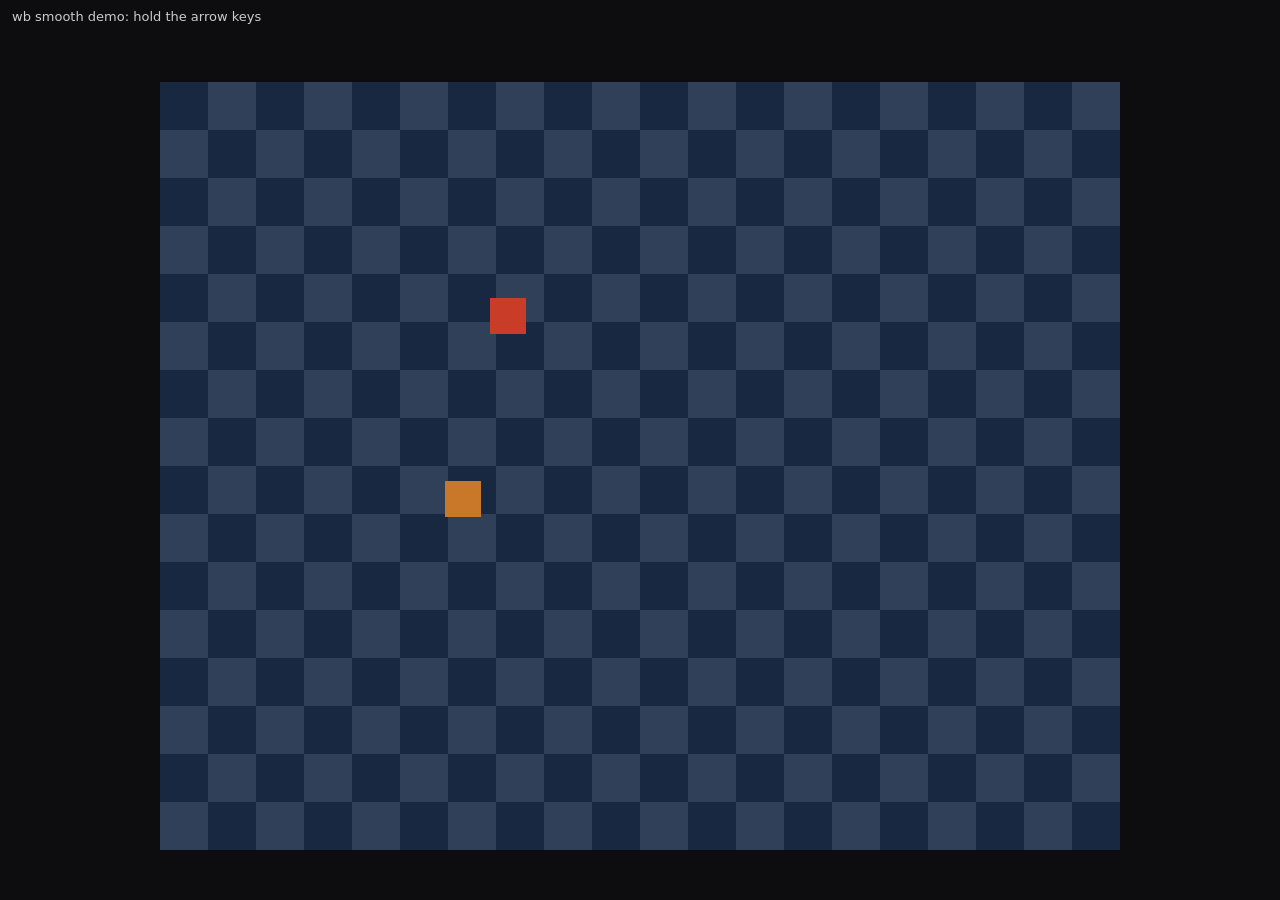
<file: src/arek/web/smooth-demo.html>
<!doctype html>
<html lang="en">
<head>
<meta charset="utf-8">
<meta name="viewport" content="width=device-width, initial-scale=1">
<title>wb smooth demo</title>
<style>
  html, body { margin: 0; height: 100%; background: #0d0d10; color: #ccc; font: 13px system-ui, sans-serif; }
  #bar { height: 32px; display: flex; gap: 12px; align-items: center; padding: 0 12px; }
  #stage { position: absolute; top: 32px; left: 0; right: 0; bottom: 0; display: flex; align-items: center; justify-content: center; padding: 12px; box-sizing: border-box; overflow: hidden; }
  .game { position: relative; line-height: 0; }
  .game canvas#screen { display: block; image-rendering: pixelated; background: #000; }
</style>
</head>
<body>
<div id="bar"><span id="label">wb smooth demo: hold the arrow keys</span></div>
<div id="stage"><div class="game"><canvas id="screen"></canvas></div></div>
<script src="wb-obraz.js"></script>
<script src="wb-takt.js"></script>
<script src="wb-zvuk.js"></script>
<script src="wb-zvuk-out.js"></script>
<script>
'use strict';
// A synthetic game for `arek web smooth` (docs/WB-PLYNULOST.md) on the kit's clock (wb-takt.js): logic at 50 Hz
// driven by the display's clock (game frames allowed up to "now + 1 frame"), the picture behind the game with the
// camera and the objects interpolated between the two game frames around the display time, the keys taken at the
// event. Hooks (WBLONGRUN 1.1): ready(), cam() -> [x, y] game px as drawn, objs() -> [[id, x, y], ...] game px as
// drawn, missing() -> display frames drawn without the next game frame, ahead() -> game frames ahead of the display,
// audio() -> the real output's reserve, dropouts and latency (wb-zvuk-out.js): with shared memory (the page served with
// COOP/COEP, `arek web serve --isolated`) a worker fills the ring on its own and a stalled main thread does not interrupt
// the sound; without it the page sends the frames by messages and a long stall runs the reserve dry - as the canon says
const W = 320, H = 256, O = WBOBRAZ;
const screen = document.getElementById('screen'), stage = document.getElementById('stage');
const GL = new URLSearchParams(location.search).get('gl');
const INTERP = new URLSearchParams(location.search).get('interp') !== '0';      // ?interp=0: the game's frames as they are (an original mode)
const pr = new O.Presenter(screen, { gl: GL === '0' ? 'off' : GL === '1' ? 'on' : 'auto' });
const pixels = new Uint8ClampedArray(W * H * 4);
let S = 2, keys = 0, frames = [], done = 0, drawn = 0, shown = { cam: [0, 0], objs: [] };
const SPEEDS = [[1.5, 0.25], [-0.75, 0.5], [2.25, -0.4]];                       // objects 1-3: game px per game frame
let cam = 0, objs = SPEEDS.map((s, i) => [i + 1, 40 + 90 * i, 60 + 50 * i]);
// the engine: a permit runs the game to frame n at once (as a coroutine resumed does); every frame gets its time
const takt = WBTAKT.create({ fps: 50, ahead: 2, latC: 30, latO: 60, allow: (n) => { while (done < n) runFrame(); } });
WBTAKT.keyboard(window, { ArrowRight: 1, ArrowLeft: 2 }, (b) => { keys = b; });   // the keys at the event
function runFrame() {                                                          // one game frame (50 Hz logic)
  const dir = keys & 1 ? 1 : keys & 2 ? -1 : 0;
  cam += dir * 2;
  objs = objs.map(([id, x, y], i) => [id, x + SPEEDS[i][0], y + SPEEDS[i][1]]);
  done++;
  frames.push({ t: takt.stamp(done), cam: [cam, 0], objs: objs.map((o) => o.slice()) });
  if (frames.length > 8) frames.shift();
  if (out && out.mode === 'messages') out.push(tone(960));                       // the frame's sound by messages (no shared memory)
}
// the sound: a 440 Hz tone as the game's output, 960 stereo samples per game frame
let audio = null, out = null, phase = 0;
function tone(n) {
  const b = new Int16Array(n * 2);
  for (let i = 0; i < n; i++) { const v = Math.round(6000 * Math.sin(phase)); phase += 2 * Math.PI * 440 / 48000; b[2 * i] = v; b[2 * i + 1] = v; }
  return b;
}
const PRODUCER = `const n = 48000, ring = new Int16Array(sab, 0, n * 2), idx = new Int32Array(sab, n * 4, 2); let phase = 0, w = 0;
  setInterval(() => { const rd = Atomics.load(idx, 1) < 0 ? w : Atomics.load(idx, 1);
    while (w - rd < 2400 + 960) { for (let i = 0; i < 960; i++, w++) { const v = Math.round(6000 * Math.sin(phase)); phase += 2 * Math.PI * 440 / 48000; ring[(w % n) * 2] = v; ring[(w % n) * 2 + 1] = v; }
      Atomics.store(idx, 0, w); } }, 10);`;
async function startAudio() {
  if (audio) { if (audio.state !== 'running') audio.resume(); return; }
  audio = new AudioContext({ sampleRate: 48000, latencyHint: 'interactive' });
  const chain = WBZVUK.chain(audio); WBZVUK.apply(chain, { on: true, volume: 100, stereo: 100, filterFixed: false, filterLed: 'off', filterHp: false }, false, 0);
  out = await WBZVUKOUT.create(audio, { module: 'wb-zvuk-worklet.js' });
  out.node.connect(chain.input);
  if (window.crossOriginIsolated && typeof SharedArrayBuffer === 'function') {   // a worker fills the ring in shared memory, as an engine in a thread does
    const n = 48000, sab = new SharedArrayBuffer(n * 4 + 8); new Int32Array(sab, n * 4, 2).fill(-1); new Int32Array(sab, n * 4, 1)[0] = 0;
    const wk = new Worker(URL.createObjectURL(new Blob(['onmessage = (e) => { const sab = e.data; ' + PRODUCER + ' };'], { type: 'text/javascript' })));
    wk.postMessage(sab);
    out.bind({ sab, ring: 0, n, widx: n * 4, ridx: n * 4 + 4 });
  }
  if (audio.state !== 'running') audio.resume();
}
['pointerdown', 'keydown'].forEach((t) => addEventListener(t, () => { startAudio(); }, true));
function layout() {
  const dpr = window.devicePixelRatio || 1;
  const cs = getComputedStyle(stage), aw = stage.clientWidth - 24, ah = stage.clientHeight - 24;
  S = O.deviceScale(0, W, W, dpr, Math.min(aw / W, ah / H), 1);
  pr.size(W, H, S, 1, dpr);
}
function draw(c, os) {                                                         // the world: a checker scrolled by the camera, the objects as squares
  const cx = Math.floor(c[0]);
  for (let y = 0; y < H; y++) for (let x = 0; x < W; x++) {
    const k = ((((x + cx) >> 4) + (y >> 4)) & 1) ? 48 : 24, i = (y * W + x) * 4;
    pixels[i] = k; pixels[i + 1] = k + 16; pixels[i + 2] = k + 40; pixels[i + 3] = 255;
  }
  for (const [id, ox, oy] of os) {
    const x0 = Math.round(ox - c[0]), y0 = Math.round(oy);
    for (let y = y0; y < y0 + 12; y++) for (let x = x0; x < x0 + 12; x++) {
      if (x < 0 || y < 0 || x >= W || y >= H) continue;
      const i = (y * W + x) * 4; pixels[i] = 200; pixels[i + 1] = 60 * id; pixels[i + 2] = 40; pixels[i + 3] = 255;
    }
  }
  pr.present({ pixels });
}
function frame(ts) {
  takt.tick(ts, done, document.hidden);                                        // the permits for this display frame
  if (frames.length) {
    const { tv, tvO } = takt.view(ts);                                         // the picture behind the game
    const p = takt.pair(frames, tv), q = takt.pair(frames, tvO);
    const lerp = INTERP ? (x, y, f) => x + (y - x) * f : (x) => x;
    const cb = p.b || p.a, ob = q.b || q.a;
    shown = { cam: [lerp(p.a.cam[0], cb.cam[0], p.f), 0], objs: q.a.objs.map((o, i) => [o[0], lerp(o[1], ob.objs[i][1], q.f), lerp(o[2], ob.objs[i][2], q.f)]) };
    draw(shown.cam, shown.objs);
    drawn++;
  }
  requestAnimationFrame(frame);
}
addEventListener('resize', layout);
layout();
requestAnimationFrame(frame);
globalThis.WBLONGRUN = {
  version: '1.4',
  ready: () => drawn > 2,
  interp: () => INTERP,                                                          // 1.4: false - jitter and missing passes are not judged
  cam: () => shown.cam.slice(),
  objs: () => shown.objs.map((o) => o.slice()),
  missing: () => takt.missing,
  ahead: () => takt.stats().ahead / takt.fm(),
  audio: () => { if (!out) return { reserve: 0, dropouts: 0, latency: 0, simulated: true }; const st = out.stats(); return { reserve: st.reserve, dropouts: st.dropouts, latency: st.latency, mode: st.mode, simulated: false }; },
  status: () => { const st = takt.stats(); return 'frames ' + done + ' drawn ' + drawn + ' ' + (pr.gl ? 'webgl' : '2d') + ' display ' + st.hz + ' Hz lock ' + st.k + (out ? ' sound ' + out.mode : ' no sound yet'); },
};
</script>
</body>
</html>
</file>
